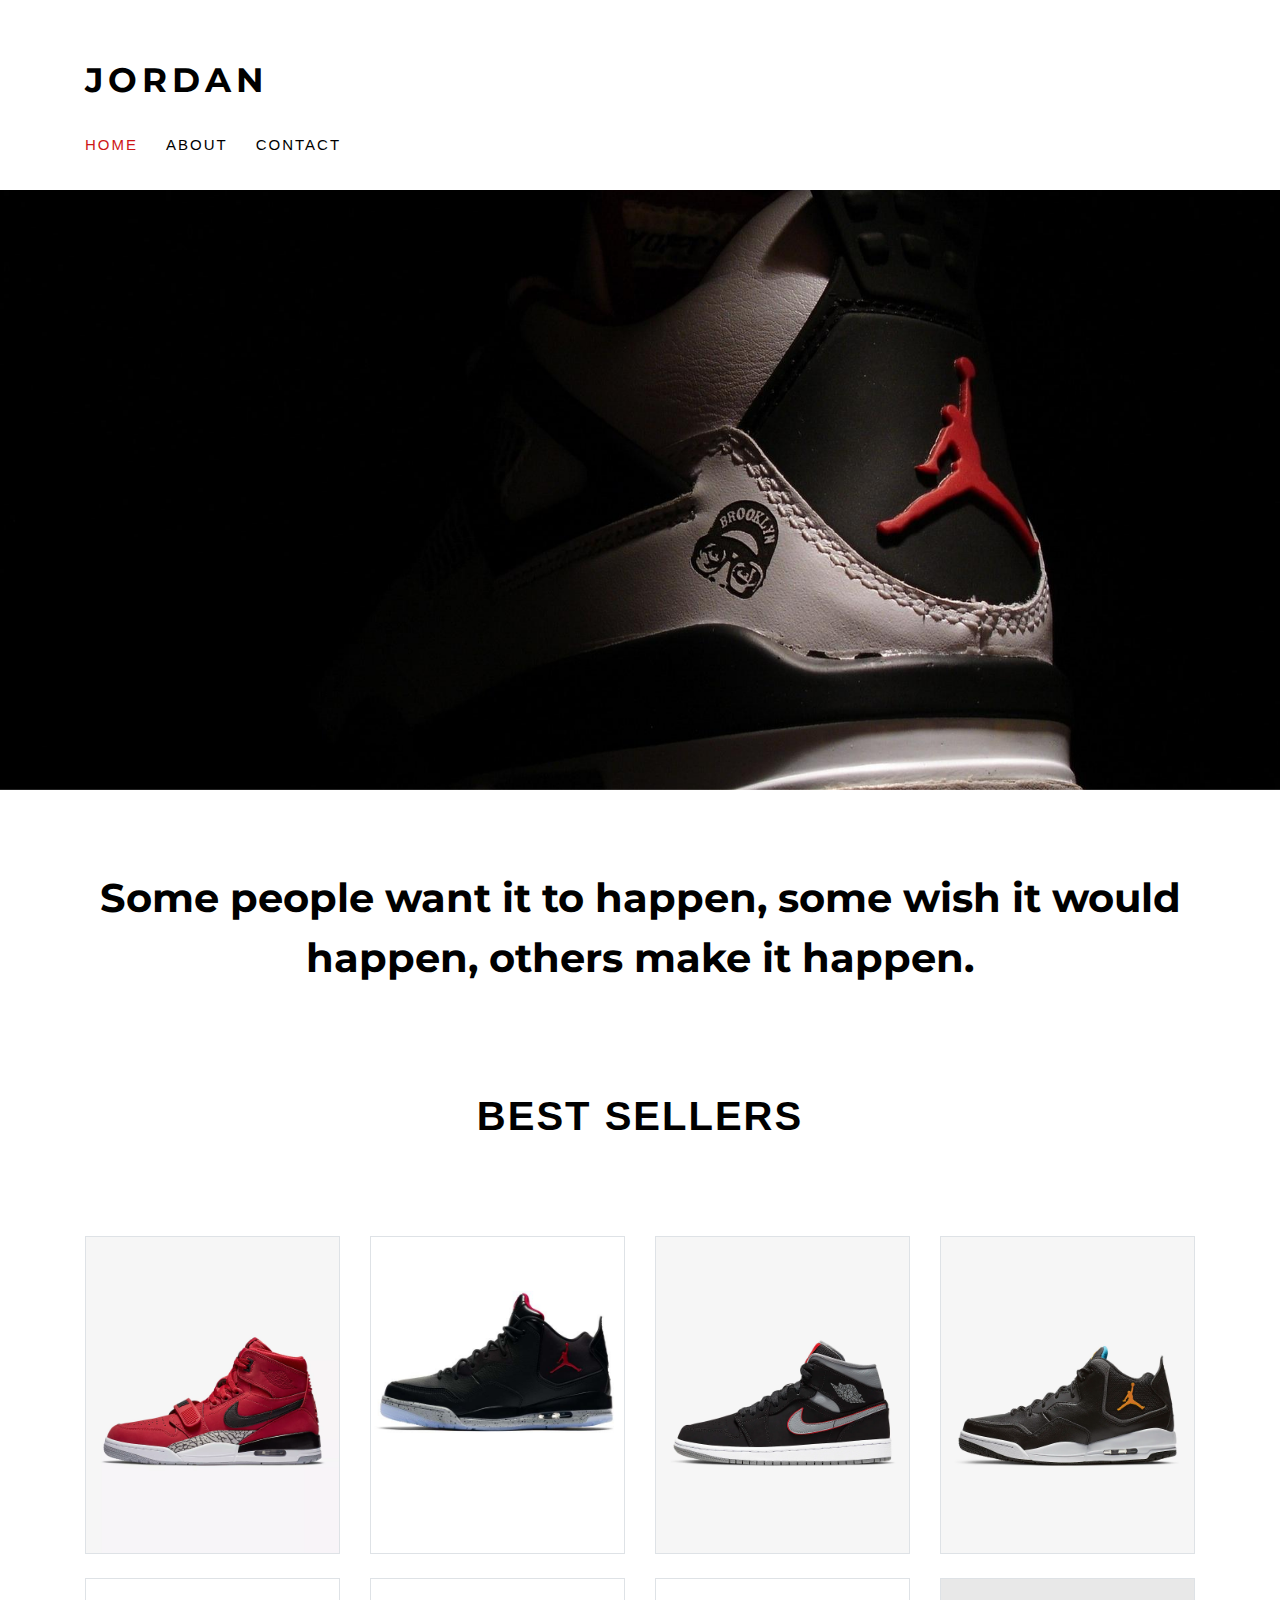
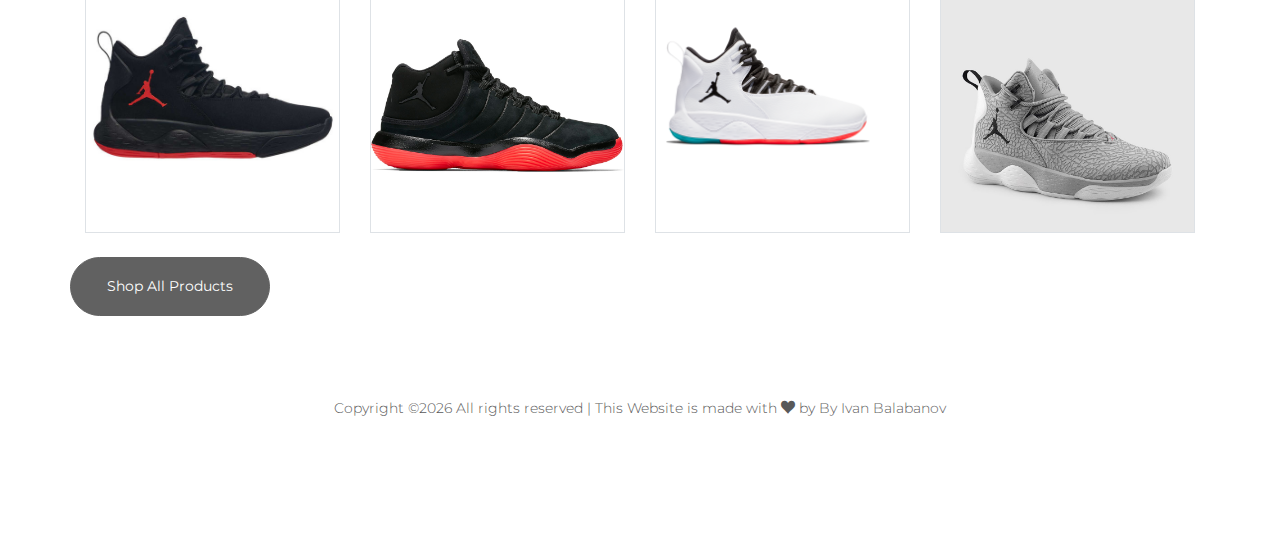
<file: index.html>
<!DOCTYPE HTML>
<html>
	<head>
	<title>Jordan Fan Site</title>
   <meta charset="utf-8">
   <meta name="viewport" content="width=device-width, initial-scale=1, shrink-to-fit=no">

	<link href="https://fonts.googleapis.com/css?family=Montserrat:300,400,500,600,700" rel="stylesheet">
	<link href="https://fonts.googleapis.com/css?family=Rokkitt:100,300,400,700" rel="stylesheet">
	
	<!-- Animate.css -->
	<link rel="stylesheet" href="css/animate.css">
	<!-- Icomoon Icon Fonts-->
	<link rel="stylesheet" href="css/icomoon.css">
	<!-- Ion Icon Fonts-->
	<link rel="stylesheet" href="css/ionicons.min.css">
	<!-- Bootstrap  -->
	<link rel="stylesheet" href="css/bootstrap.min.css">

	<!-- Magnific Popup -->
	<link rel="stylesheet" href="css/magnific-popup.css">

	<!-- Flexslider  -->
	<link rel="stylesheet" href="css/flexslider.css">

	<!-- Owl Carousel -->
	<link rel="stylesheet" href="css/owl.carousel.min.css">
	<link rel="stylesheet" href="css/owl.theme.default.min.css">
	
	<!-- Date Picker -->
	<link rel="stylesheet" href="css/bootstrap-datepicker.css">
	<!-- Flaticons  -->
	<link rel="stylesheet" href="fonts/flaticon/font/flaticon.css">

	<!-- Theme style  -->
	<link rel="stylesheet" href="css/style.css">

	</head>

	
	<body>
		
	<div class="colorlib-loader"></div>

	<div id="page">
		<nav class="colorlib-nav" role="navigation">
			<div class="top-menu">
				<div class="container">
					<div class="row">
						<div class="col-sm-7 col-md-9">
							<div id="colorlib-logo"><a href="index.html" style="color:black; letter-spacing: 5px; text-transform: uppercase">Jordan</a></div>
						</div>
						<div class="col-sm-5 col-md-3">
			         </div>
		         </div>
					<div class="row">
						<div class="col-sm-12 text-left menu-1">
							<ul>
								<li class="active" ><a href="index.html" style="font-family: Impact, Haettenschweiler, 'Arial Narrow Bold', sans-serif">Home</a></li>
								<li class="has-dropdown">
									<ul class="dropdown">
										<li><a href="product-detail.html">Product Detail</a></li>
										<li><a href="cart.html">Shopping Cart</a></li>
										<li><a href="checkout.html">Checkout</a></li>
										<li><a href="order-complete.html">Order Complete</a></li>
										<li><a href="add-to-wishlist.html">Wishlist</a></li>
									</ul>
								</li>
							
								<li><a href="about.html" style="font-family: Impact, Haettenschweiler, 'Arial Narrow Bold', sans-serif">About</a></li>
								<li><a href="contact.html" style="font-family: Impact, Haettenschweiler, 'Arial Narrow Bold', sans-serif">Contact</a></li>
							</ul>
						</div>
					</div>
				</div>
			</div>
			
		<aside id="colorlib-hero">
			<div class="flexslider">
				<ul class="slides">
			   	<li style="background-image: url(./JordanJR.jpg);">
			   		<div class="overlay"></div>
			   		<div class="container-fluid">
			   			<div class="row">
				   			<div class="col-sm-6 offset-sm-3 text-center slider-text">
				   				<div class="slider-text-inner">
				   					<div class="desc">
					   					<h1 class="head-1"></h1>
					   					<h2 class="head-2">Air</h2>
					   					<h2 class="head-3">Jordan</h2>
					   					<p class="category"><span>Collection</span></p>
					   					<p><a href="https://www.nike.com/us/en_us/c/jordan" style="font-family: Impact, Haettenschweiler, 'Arial Narrow Bold', sans-serif" class="btn btn-danger">Buy Jordan</a></p>
				   					</div>
				   				</div>
				   			</div>
				   		</div>
			   		</div>
			   	</li>
			   
		</aside>
		<div class="colorlib-intro">
			<div class="container">
				<div class="row">
					<div class="col-sm-12 text-center">
						<h2 class="intro">Some people want it to happen, some wish it would happen, others make it happen.
							</h2>
					</div>
				</div>
			</div>
		</div>
		

		<div class="colorlib-product">
			<div class="container">
				<div class="row">
					<div class="col-sm-8 offset-sm-2 text-center colorlib-heading">
						<h2 style="font-family: Impact, Haettenschweiler, 'Arial Narrow Bold', sans-serif">Best Sellers</h2>
					</div>
				</div>
				<div class="row row-pb-md">
					<div class="col-lg-3 mb-4 text-center">
						<div class="product-entry border">
							<a href="#" class="prod-img">
								<img src="images/j1.webp" class="img-fluid" alt="Free html5 bootstrap 4 template">
							</a>
						
						</div>
					</div>
					<div class="col-lg-3 mb-4 text-center">
						<div class="product-entry border">
							<a href="#" class="prod-img">
								<img src="images/j2.jpg" class="img-fluid" alt="Free html5 bootstrap 4 template">
							</a>
							
						</div>
					</div>
					<div class="col-lg-3 mb-4 text-center">
						<div class="product-entry border">
							<a href="#" class="prod-img">
								<img src="images/j10.webp" class="img-fluid" alt="Free html5 bootstrap 4 template">
							</a>
							
						</div>
					</div>
					<div class="col-lg-3 mb-4 text-center">
						<div class="product-entry border">
							<a href="#" class="prod-img">
								<img src="images/j111.webp" class="img-fluid" alt="Free html5 bootstrap 4 template">
							</a>
							
						</div>
					</div>
					<div class="w-100"></div>
					<div class="col-lg-3 mb-4 text-center">
						<div class="product-entry border">
							<a href="#" class="prod-img">
								<img src="images/j5.jpg" class="img-fluid" alt="Free html5 bootstrap 4 template">
							</a>
							
						</div>
					</div>
					<div class="col-lg-3 mb-4 text-center">
						<div class="product-entry border">
							<a href="#" class="prod-img">
								<img src="images/j112.jpg" class="img-fluid" alt="Free html5 bootstrap 4 template">
							</a>
							
						</div>
					</div>
					<div class="col-lg-3 mb-4 text-center">
						<div class="product-entry border">
							<a href="#" class="prod-img">
								<img src="images/j113.png" class="img-fluid" alt="Free html5 bootstrap 4 template">
							</a>
							
						</div>
					</div>
					<div class="col-lg-3 mb-4 text-center">
						<div class="product-entry border">
							<a href="#" class="prod-img">
								<img src="images/j114.jpg" class="img-fluid" alt="Free html5 bootstrap 4 template">
							</a>
							
						</div>
					</div>
			
	
				<div class="row">
					<div class="col-md-12 text-center">
						<p><a href="#" class="btn btn-primary btn-lg">Shop All Products</a></p>
					</div>
				</div>
			</div>
		</div>

	
		<div class="copy">
				<div class="row">
					<div class="col-sm-12 text-center">
						<p>
							<span><!-- Link back to Colorlib can't be removed. Template is licensed under CC BY 3.0. -->
Copyright &copy;<script>document.write(new Date().getFullYear());</script> All rights reserved | This Website is made with <i class="icon-heart" aria-hidden="true"></i> by <a href="https://colorlib.com" target="_blank">By Ivan Balabanov</a>
<!-- Link back to Colorlib can't be removed. Template is licensed under CC BY 3.0. --></span> 
						</p>
					</div>
				</div>
			</div>
		</footer>
	</div>

	<div class="gototop js-top">
		<a href="#" class="js-gotop"><i class="ion-ios-arrow-up"></i></a>
	</div>
	
	<!-- jQuery -->
	<script src="js/jquery.min.js"></script>
   <!-- popper -->
   <script src="js/popper.min.js"></script>
   <!-- bootstrap 4.1 -->
   <script src="js/bootstrap.min.js"></script>
   <!-- jQuery easing -->
   <script src="js/jquery.easing.1.3.js"></script>
	<!-- Waypoints -->
	<script src="js/jquery.waypoints.min.js"></script>
	<!-- Flexslider -->
	<script src="js/jquery.flexslider-min.js"></script>
	<!-- Owl carousel -->
	<script src="js/owl.carousel.min.js"></script>
	<!-- Magnific Popup -->
	<script src="js/jquery.magnific-popup.min.js"></script>
	<script src="js/magnific-popup-options.js"></script>
	<!-- Date Picker -->
	<script src="js/bootstrap-datepicker.js"></script>
	<!-- Stellar Parallax -->
	<script src="js/jquery.stellar.min.js"></script>
	<!-- Main -->
	<script src="js/main.js"></script>

	</body>
</html>
</file>
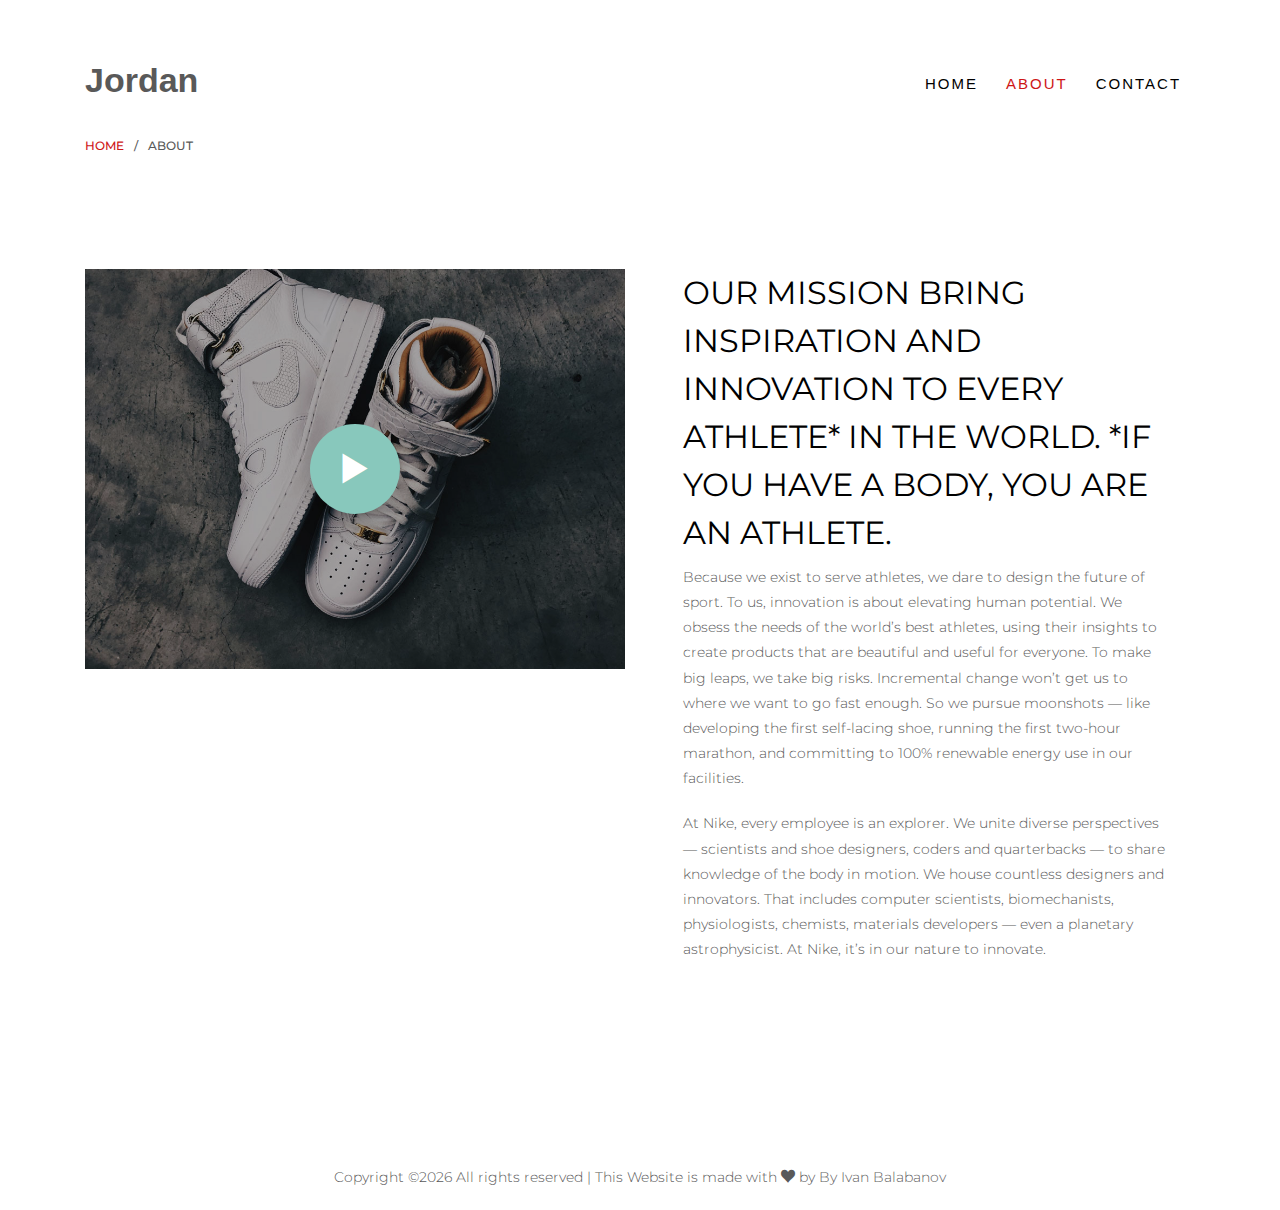
<file: about.html>
<!DOCTYPE HTML>
<html>
	<head>
	<title>Jordan Fan Site</title>
   <meta charset="utf-8">
   <meta name="viewport" content="width=device-width, initial-scale=1, shrink-to-fit=no">

	<link href="https://fonts.googleapis.com/css?family=Montserrat:300,400,500,600,700" rel="stylesheet">
	<link href="https://fonts.googleapis.com/css?family=Rokkitt:100,300,400,700" rel="stylesheet">
	
	<!-- Animate.css -->
	<link rel="stylesheet" href="css/animate.css">
	<!-- Icomoon Icon Fonts-->
	<link rel="stylesheet" href="css/icomoon.css">
	<!-- Ion Icon Fonts-->
	<link rel="stylesheet" href="css/ionicons.min.css">
	<!-- Bootstrap  -->
	<link rel="stylesheet" href="css/bootstrap.min.css">

	<!-- Magnific Popup -->
	<link rel="stylesheet" href="css/magnific-popup.css">

	<!-- Flexslider  -->
	<link rel="stylesheet" href="css/flexslider.css">

	<!-- Owl Carousel -->
	<link rel="stylesheet" href="css/owl.carousel.min.css">
	<link rel="stylesheet" href="css/owl.theme.default.min.css">
	
	<!-- Date Picker -->
	<link rel="stylesheet" href="css/bootstrap-datepicker.css">
	<!-- Flaticons  -->
	<link rel="stylesheet" href="fonts/flaticon/font/flaticon.css">

	<!-- Theme style  -->
	<link rel="stylesheet" href="css/style.css">

	</head>
	<body>
		
	<div class="colorlib-loader"></div>

	<div id="page">
		<nav class="colorlib-nav" role="navigation">
			<div class="top-menu">
				<div class="container">
					<div class="row">
						<div class="col-sm-7 col-md-9">
							<div id="colorlib-logo"><a   style="font-family: Impact, Haettenschweiler, 'Arial Narrow Bold', sans-serif"href="index.html">Jordan</a></div>
						</div>
						
					<div class="row">
						<div class="col-sm-12 text-left menu-1">
							<ul>
								<li><a  style="font-family: Impact, Haettenschweiler, 'Arial Narrow Bold', sans-serif" href="index.html">Home</a></li>
								<li class="has-dropdown">
									<ul class="dropdown">
										<li><a href="product-detail.html">Product Detail</a></li>
										<li><a href="cart.html">Shopping Cart</a></li>
										<li><a href="checkout.html">Checkout</a></li>
										<li><a href="order-complete.html">Order Complete</a></li>
										<li><a href="add-to-wishlist.html">Wishlist</a></li>
									</ul>
								</li>
								<li class="active"><a  style="font-family: Impact, Haettenschweiler, 'Arial Narrow Bold', sans-serif" href="about.html">About</a></li>
								<li><a   style="font-family: Impact, Haettenschweiler, 'Arial Narrow Bold', sans-serif" href="contact.html">Contact</a></li>
							</ul>
						</div>
					</div>
				</div>
			</div>
			
		</nav>

		<div class="breadcrumbs">
			<div class="container">
				<div class="row">
					<div class="col">
						<p class="bread"><span><a href="index.html">Home</a></span> / <span>About</span></p>
					</div>
				</div>
			</div>
		</div>


		<div class="colorlib-about">
			<div class="container">
				<div class="row row-pb-lg">
					<div class="col-sm-6 mb-3">
						<div class="video colorlib-video" style="background-image: url(images/about.jpg);">
							<a href="https://vimeo.com/195458349" class="popup-vimeo"><i class="icon-play3"></i></a>
							<div class="overlay"></div>
						</div>
					</div>
					<div class="col-sm-6">
						<div class="about-wrap">
							<h2>OUR MISSION
								BRING INSPIRATION AND INNOVATION TO EVERY ATHLETE* IN THE WORLD.
								*IF YOU HAVE A BODY, YOU ARE AN ATHLETE.
								</h2>
							<p>Because we exist to serve athletes, we dare to design the future of sport.

								To us, innovation is about elevating human potential. We obsess the needs of the world’s best athletes, using their insights to create products that are beautiful and useful for everyone.
								
								To make big leaps, we take big risks. Incremental change won’t get us to where we want to go fast enough. So we pursue moonshots — like developing the first self-lacing shoe, running the first two-hour marathon, and committing to 100% renewable energy use in our facilities.
								
								</p>
							<p>At Nike, every employee is an explorer. We unite diverse perspectives — scientists and shoe designers, coders and quarterbacks — to share knowledge of the body in motion. We house countless designers and innovators. That includes computer scientists, biomechanists, physiologists, chemists, materials developers — even a planetary astrophysicist.
								
								At Nike, it’s in our nature to innovate.</p>
						</div>
					</div>
				</div>
			</div>
		</div>

		
		<div class="copy">
				<div class="row">
					<div class="col-sm-12 text-center">
						<p>
							<span><!-- Link back to Colorlib can't be removed. Template is licensed under CC BY 3.0. -->
Copyright &copy;<script>document.write(new Date().getFullYear());</script> All rights reserved | This Website is made with <i class="icon-heart" aria-hidden="true"></i> by <a href="https://colorlib.com" target="_blank">By Ivan Balabanov</a>
<!-- Link back to Colorlib can't be removed. Template is licensed under CC BY 3.0. --></span> 
						</p>
					</div>
				</div>
			</div>
		</footer>
	</div>

	<div class="gototop js-top">
		<a href="#" class="js-gotop"><i class="ion-ios-arrow-up"></i></a>
	</div>
	
	<!-- jQuery -->
	<script src="js/jquery.min.js"></script>
   <!-- popper -->
   <script src="js/popper.min.js"></script>
   <!-- bootstrap 4.1 -->
   <script src="js/bootstrap.min.js"></script>
   <!-- jQuery easing -->
   <script src="js/jquery.easing.1.3.js"></script>
	<!-- Waypoints -->
	<script src="js/jquery.waypoints.min.js"></script>
	<!-- Flexslider -->
	<script src="js/jquery.flexslider-min.js"></script>
	<!-- Owl carousel -->
	<script src="js/owl.carousel.min.js"></script>
	<!-- Magnific Popup -->
	<script src="js/jquery.magnific-popup.min.js"></script>
	<script src="js/magnific-popup-options.js"></script>
	<!-- Date Picker -->
	<script src="js/bootstrap-datepicker.js"></script>
	<!-- Stellar Parallax -->
	<script src="js/jquery.stellar.min.js"></script>
	<!-- Main -->
	<script src="js/main.js"></script>

	</body>
</html>
</file>
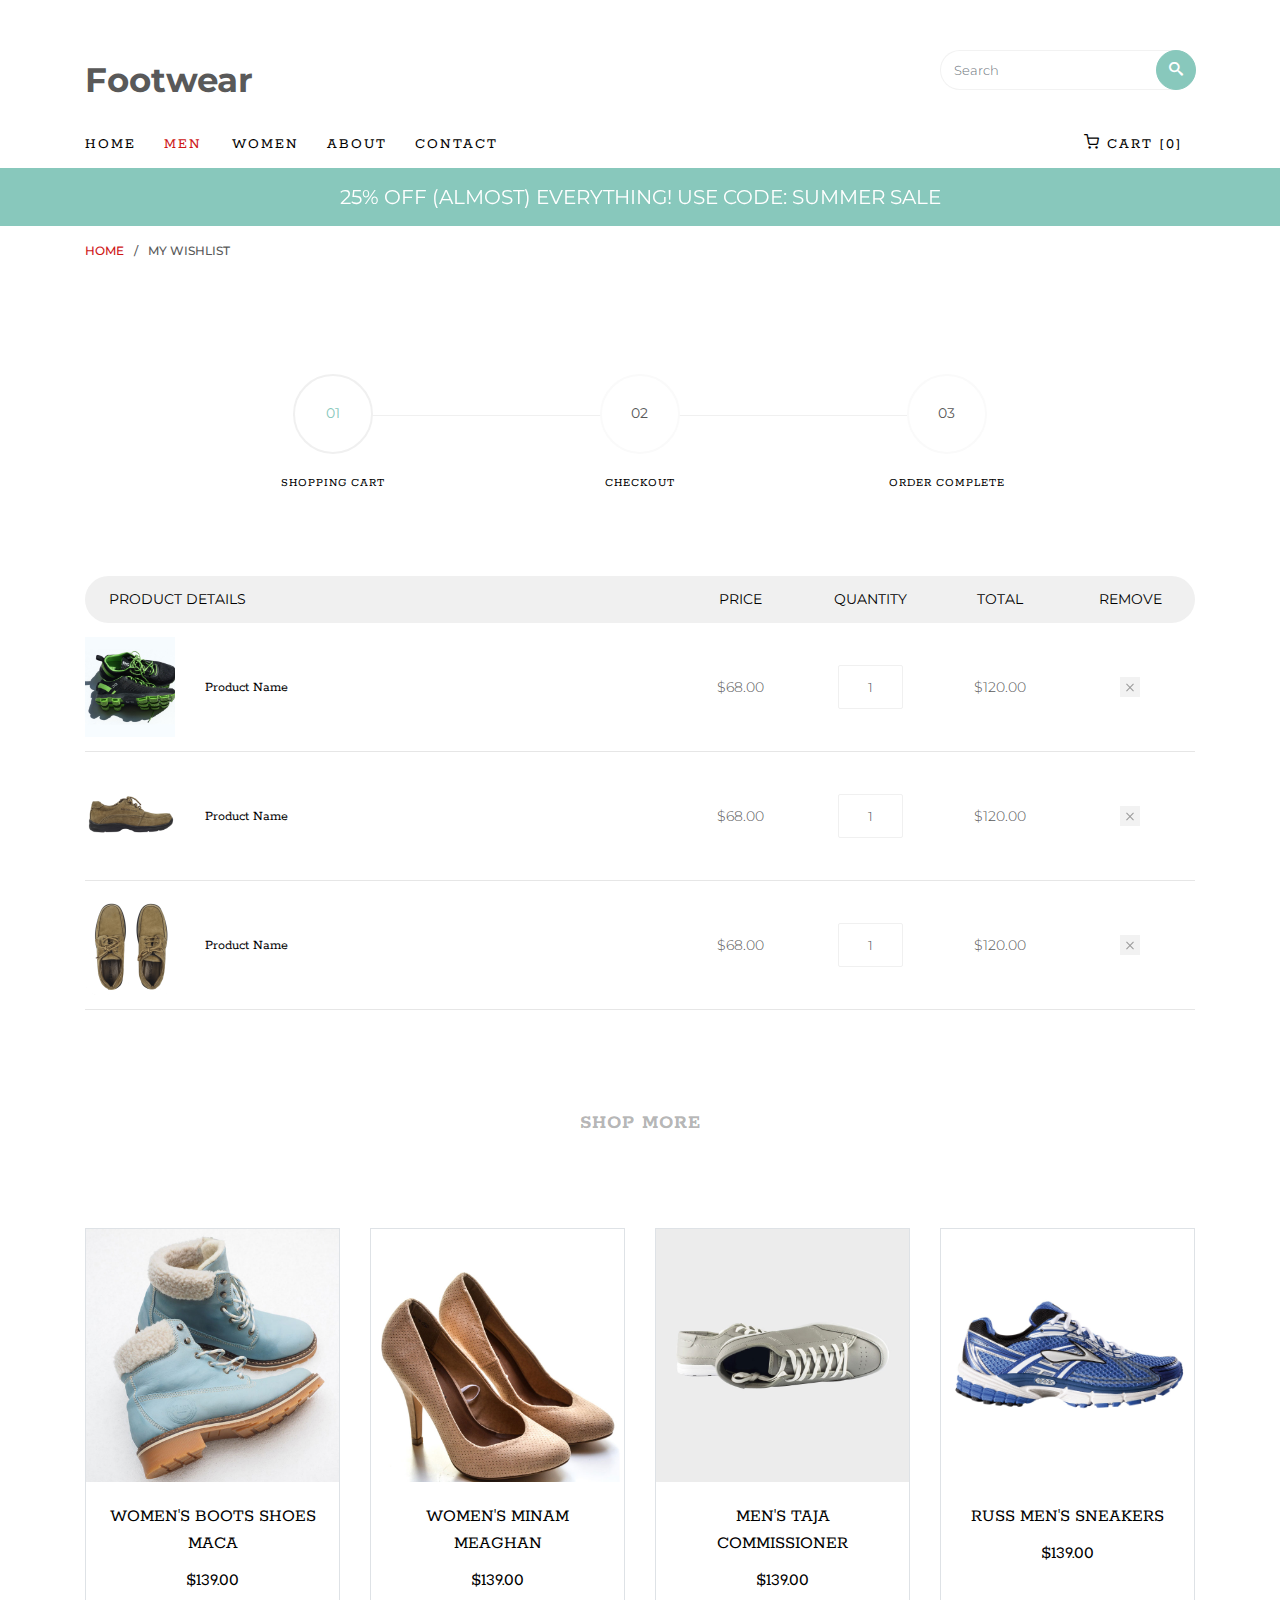
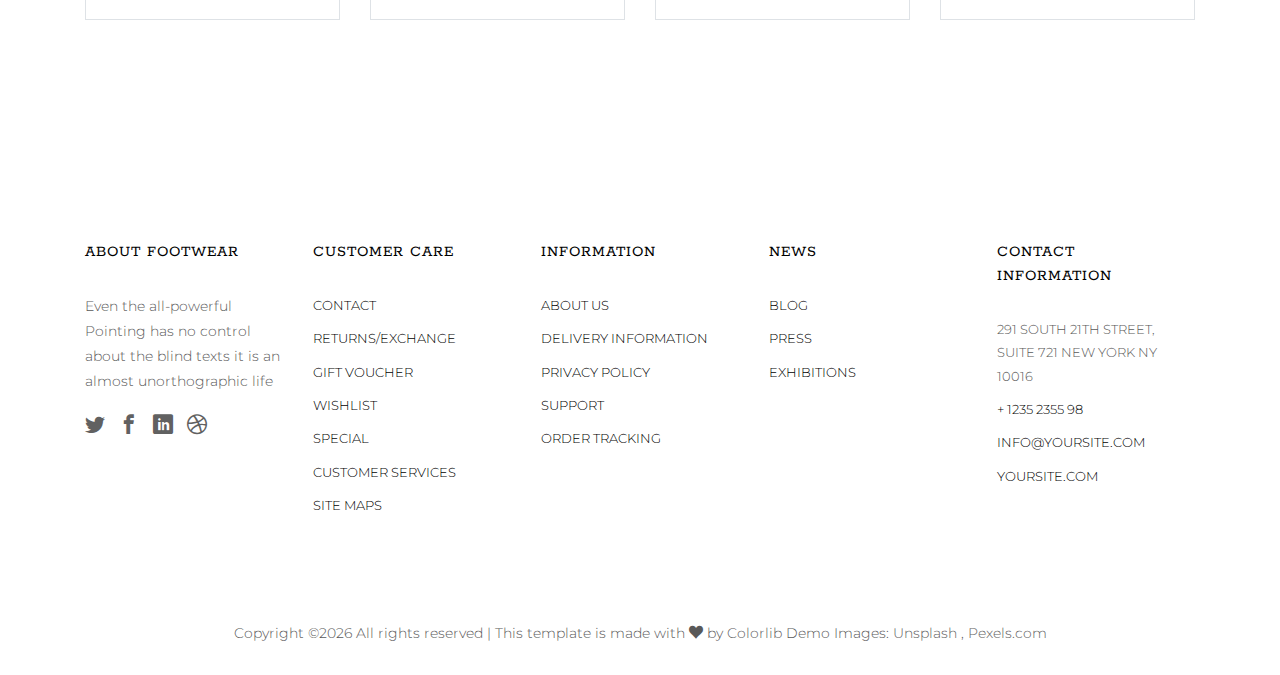
<file: add-to-wishlist.html>
<!DOCTYPE HTML>
<html>
	<head>
	<title>Footwear - Free Bootstrap 4 Template by Colorlib</title>
   <meta charset="utf-8">
   <meta name="viewport" content="width=device-width, initial-scale=1, shrink-to-fit=no">

	<link href="https://fonts.googleapis.com/css?family=Montserrat:300,400,500,600,700" rel="stylesheet">
	<link href="https://fonts.googleapis.com/css?family=Rokkitt:100,300,400,700" rel="stylesheet">
	
	<!-- Animate.css -->
	<link rel="stylesheet" href="css/animate.css">
	<!-- Icomoon Icon Fonts-->
	<link rel="stylesheet" href="css/icomoon.css">
	<!-- Ion Icon Fonts-->
	<link rel="stylesheet" href="css/ionicons.min.css">
	<!-- Bootstrap  -->
	<link rel="stylesheet" href="css/bootstrap.min.css">

	<!-- Magnific Popup -->
	<link rel="stylesheet" href="css/magnific-popup.css">

	<!-- Flexslider  -->
	<link rel="stylesheet" href="css/flexslider.css">

	<!-- Owl Carousel -->
	<link rel="stylesheet" href="css/owl.carousel.min.css">
	<link rel="stylesheet" href="css/owl.theme.default.min.css">
	
	<!-- Date Picker -->
	<link rel="stylesheet" href="css/bootstrap-datepicker.css">
	<!-- Flaticons  -->
	<link rel="stylesheet" href="fonts/flaticon/font/flaticon.css">

	<!-- Theme style  -->
	<link rel="stylesheet" href="css/style.css">

	</head>
	<body>
		
	<div class="colorlib-loader"></div>

	<div id="page">
		<nav class="colorlib-nav" role="navigation">
			<div class="top-menu">
				<div class="container">
					<div class="row">
						<div class="col-sm-7 col-md-9">
							<div id="colorlib-logo"><a href="index.html">Footwear</a></div>
						</div>
						<div class="col-sm-5 col-md-3">
			            <form action="#" class="search-wrap">
			               <div class="form-group">
			                  <input type="search" class="form-control search" placeholder="Search">
			                  <button class="btn btn-primary submit-search text-center" type="submit"><i class="icon-search"></i></button>
			               </div>
			            </form>
			         </div>
		         </div>
					<div class="row">
						<div class="col-sm-12 text-left menu-1">
							<ul>
								<li><a href="index.html">Home</a></li>
								<li class="has-dropdown active">
									<a href="men.html">Men</a>
									<ul class="dropdown">
										<li><a href="product-detail.html">Product Detail</a></li>
										<li><a href="cart.html">Shopping Cart</a></li>
										<li><a href="checkout.html">Checkout</a></li>
										<li><a href="order-complete.html">Order Complete</a></li>
										<li><a href="add-to-wishlist.html">Wishlist</a></li>
									</ul>
								</li>
								<li><a href="women.html">Women</a></li>
								<li><a href="about.html">About</a></li>
								<li><a href="contact.html">Contact</a></li>
								<li class="cart"><a href="cart.html"><i class="icon-shopping-cart"></i> Cart [0]</a></li>
							</ul>
						</div>
					</div>
				</div>
			</div>
			<div class="sale">
				<div class="container">
					<div class="row">
						<div class="col-sm-8 offset-sm-2 text-center">
							<div class="row">
								<div class="owl-carousel2">
									<div class="item">
										<div class="col">
											<h3><a href="#">25% off (Almost) Everything! Use Code: Summer Sale</a></h3>
										</div>
									</div>
									<div class="item">
										<div class="col">
											<h3><a href="#">Our biggest sale yet 50% off all summer shoes</a></h3>
										</div>
									</div>
								</div>
							</div>
						</div>
					</div>
				</div>
			</div>
		</nav>

		<div class="breadcrumbs">
			<div class="container">
				<div class="row">
					<div class="col">
						<p class="bread"><span><a href="index.html">Home</a></span> / <span>My Wishlist</span></p>
					</div>
				</div>
			</div>
		</div>


		<div class="colorlib-product">
			<div class="container">
				<div class="row row-pb-lg">
					<div class="col-md-10 offset-md-1">
						<div class="process-wrap">
							<div class="process text-center active">
								<p><span>01</span></p>
								<h3>Shopping Cart</h3>
							</div>
							<div class="process text-center">
								<p><span>02</span></p>
								<h3>Checkout</h3>
							</div>
							<div class="process text-center">
								<p><span>03</span></p>
								<h3>Order Complete</h3>
							</div>
						</div>
					</div>
				</div>
				<div class="row row-pb-lg">
					<div class="col-md-12">
						<div class="product-name d-flex">
							<div class="one-forth text-left px-4">
								<span>Product Details</span>
							</div>
							<div class="one-eight text-center">
								<span>Price</span>
							</div>
							<div class="one-eight text-center">
								<span>Quantity</span>
							</div>
							<div class="one-eight text-center">
								<span>Total</span>
							</div>
							<div class="one-eight text-center px-4">
								<span>Remove</span>
							</div>
						</div>
						<div class="product-cart d-flex">
							<div class="one-forth">
								<div class="product-img" style="background-image: url(images/item-6.jpg);">
								</div>
								<div class="display-tc">
									<h3>Product Name</h3>
								</div>
							</div>
							<div class="one-eight text-center">
								<div class="display-tc">
									<span class="price">$68.00</span>
								</div>
							</div>
							<div class="one-eight text-center">
								<div class="display-tc">
									<input type="text" id="quantity" name="quantity" class="form-control input-number text-center" value="1" min="1" max="100">
								</div>
							</div>
							<div class="one-eight text-center">
								<div class="display-tc">
									<span class="price">$120.00</span>
								</div>
							</div>
							<div class="one-eight text-center">
								<div class="display-tc">
									<a href="#" class="closed"></a>
								</div>
							</div>
						</div>
						<div class="product-cart d-flex">
							<div class="one-forth">
								<div class="product-img" style="background-image: url(images/item-7.jpg);">
								</div>
								<div class="display-tc">
									<h3>Product Name</h3>
								</div>
							</div>
							<div class="one-eight text-center">
								<div class="display-tc">
									<span class="price">$68.00</span>
								</div>
							</div>
							<div class="one-eight text-center">
								<div class="display-tc">
									<form action="#">
										<input type="text" name="quantity" class="form-control input-number text-center" value="1" min="1" max="100">
									</form>
								</div>
							</div>
							<div class="one-eight text-center">
								<div class="display-tc">
									<span class="price">$120.00</span>
								</div>
							</div>
							<div class="one-eight text-center">
								<div class="display-tc">
									<a href="#" class="closed"></a>
								</div>
							</div>
						</div>
						<div class="product-cart d-flex">
							<div class="one-forth">
								<div class="product-img" style="background-image: url(images/item-8.jpg);">
								</div>
								<div class="display-tc">
									<h3>Product Name</h3>
								</div>
							</div>
							<div class="one-eight text-center">
								<div class="display-tc">
									<span class="price">$68.00</span>
								</div>
							</div>
							<div class="one-eight text-center">
								<div class="display-tc">
									<input type="text" id="quantity" name="quantity" class="form-control input-number text-center" value="1" min="1" max="100">
								</div>
							</div>
							<div class="one-eight text-center">
								<div class="display-tc">
									<span class="price">$120.00</span>
								</div>
							</div>
							<div class="one-eight text-center">
								<div class="display-tc">
									<a href="#" class="closed"></a>
								</div>
							</div>
						</div>
					</div>
				</div>
				<div class="row">
					<div class="col-sm-8 offset-sm-2 text-center colorlib-heading colorlib-heading-sm">
						<h2>Shop more</h2>
					</div>
				</div>
				<div class="row">
					<div class="col-md-3 col-lg-3 mb-4 text-center">
						<div class="product-entry border">
							<a href="#" class="prod-img">
								<img src="images/item-1.jpg" class="img-fluid" alt="Free html5 bootstrap 4 template">
							</a>
							<div class="desc">
								<h2><a href="#">Women's Boots Shoes Maca</a></h2>
								<span class="price">$139.00</span>
							</div>
						</div>
					</div>
					<div class="col-md-3 col-lg-3 mb-4 text-center">
						<div class="product-entry border">
							<a href="#" class="prod-img">
								<img src="images/item-2.jpg" class="img-fluid" alt="Free html5 bootstrap 4 template">
							</a>
							<div class="desc">
								<h2><a href="#">Women's Minam Meaghan</a></h2>
								<span class="price">$139.00</span>
							</div>
						</div>
					</div>
					<div class="col-md-3 col-lg-3 mb-4 text-center">
						<div class="product-entry border">
							<a href="#" class="prod-img">
								<img src="images/item-3.jpg" class="img-fluid" alt="Free html5 bootstrap 4 template">
							</a>
							<div class="desc">
								<h2><a href="#">Men's Taja Commissioner</a></h2>
								<span class="price">$139.00</span>
							</div>
						</div>
					</div>
					<div class="col-md-3 col-lg-3 mb-4 text-center">
						<div class="product-entry border">
							<a href="#" class="prod-img">
								<img src="images/item-4.jpg" class="img-fluid" alt="Free html5 bootstrap 4 template">
							</a>
							<div class="desc">
								<h2><a href="#">Russ Men's Sneakers</a></h2>
								<span class="price">$139.00</span>
							</div>
						</div>
					</div>
				</div>
			</div>
		</div>

		<footer id="colorlib-footer" role="contentinfo">
			<div class="container">
				<div class="row row-pb-md">
					<div class="col footer-col colorlib-widget">
						<h4>About Footwear</h4>
						<p>Even the all-powerful Pointing has no control about the blind texts it is an almost unorthographic life</p>
						<p>
							<ul class="colorlib-social-icons">
								<li><a href="#"><i class="icon-twitter"></i></a></li>
								<li><a href="#"><i class="icon-facebook"></i></a></li>
								<li><a href="#"><i class="icon-linkedin"></i></a></li>
								<li><a href="#"><i class="icon-dribbble"></i></a></li>
							</ul>
						</p>
					</div>
					<div class="col footer-col colorlib-widget">
						<h4>Customer Care</h4>
						<p>
							<ul class="colorlib-footer-links">
								<li><a href="#">Contact</a></li>
								<li><a href="#">Returns/Exchange</a></li>
								<li><a href="#">Gift Voucher</a></li>
								<li><a href="#">Wishlist</a></li>
								<li><a href="#">Special</a></li>
								<li><a href="#">Customer Services</a></li>
								<li><a href="#">Site maps</a></li>
							</ul>
						</p>
					</div>
					<div class="col footer-col colorlib-widget">
						<h4>Information</h4>
						<p>
							<ul class="colorlib-footer-links">
								<li><a href="#">About us</a></li>
								<li><a href="#">Delivery Information</a></li>
								<li><a href="#">Privacy Policy</a></li>
								<li><a href="#">Support</a></li>
								<li><a href="#">Order Tracking</a></li>
							</ul>
						</p>
					</div>

					<div class="col footer-col">
						<h4>News</h4>
						<ul class="colorlib-footer-links">
							<li><a href="blog.html">Blog</a></li>
							<li><a href="#">Press</a></li>
							<li><a href="#">Exhibitions</a></li>
						</ul>
					</div>

					<div class="col footer-col">
						<h4>Contact Information</h4>
						<ul class="colorlib-footer-links">
							<li>291 South 21th Street, <br> Suite 721 New York NY 10016</li>
							<li><a href="tel://1234567920">+ 1235 2355 98</a></li>
							<li><a href="mailto:info@yoursite.com">info@yoursite.com</a></li>
							<li><a href="#">yoursite.com</a></li>
						</ul>
					</div>
				</div>
			</div>
			<div class="copy">
				<div class="row">
					<div class="col-sm-12 text-center">
						<p>
							<span><!-- Link back to Colorlib can't be removed. Template is licensed under CC BY 3.0. -->
Copyright &copy;<script>document.write(new Date().getFullYear());</script> All rights reserved | This template is made with <i class="icon-heart" aria-hidden="true"></i> by <a href="https://colorlib.com" target="_blank">Colorlib</a>
<!-- Link back to Colorlib can't be removed. Template is licensed under CC BY 3.0. --></span> 
							<span class="block">Demo Images: <a href="http://unsplash.co/" target="_blank">Unsplash</a> , <a href="http://pexels.com/" target="_blank">Pexels.com</a></span>
						</p>
					</div>
				</div>
			</div>
		</footer>
	</div>

	<div class="gototop js-top">
		<a href="#" class="js-gotop"><i class="ion-ios-arrow-up"></i></a>
	</div>
	
	<!-- jQuery -->
	<script src="js/jquery.min.js"></script>
   <!-- popper -->
   <script src="js/popper.min.js"></script>
   <!-- bootstrap 4.1 -->
   <script src="js/bootstrap.min.js"></script>
   <!-- jQuery easing -->
   <script src="js/jquery.easing.1.3.js"></script>
	<!-- Waypoints -->
	<script src="js/jquery.waypoints.min.js"></script>
	<!-- Flexslider -->
	<script src="js/jquery.flexslider-min.js"></script>
	<!-- Owl carousel -->
	<script src="js/owl.carousel.min.js"></script>
	<!-- Magnific Popup -->
	<script src="js/jquery.magnific-popup.min.js"></script>
	<script src="js/magnific-popup-options.js"></script>
	<!-- Date Picker -->
	<script src="js/bootstrap-datepicker.js"></script>
	<!-- Stellar Parallax -->
	<script src="js/jquery.stellar.min.js"></script>
	<!-- Main -->
	<script src="js/main.js"></script>

	</body>
</html>
</file>
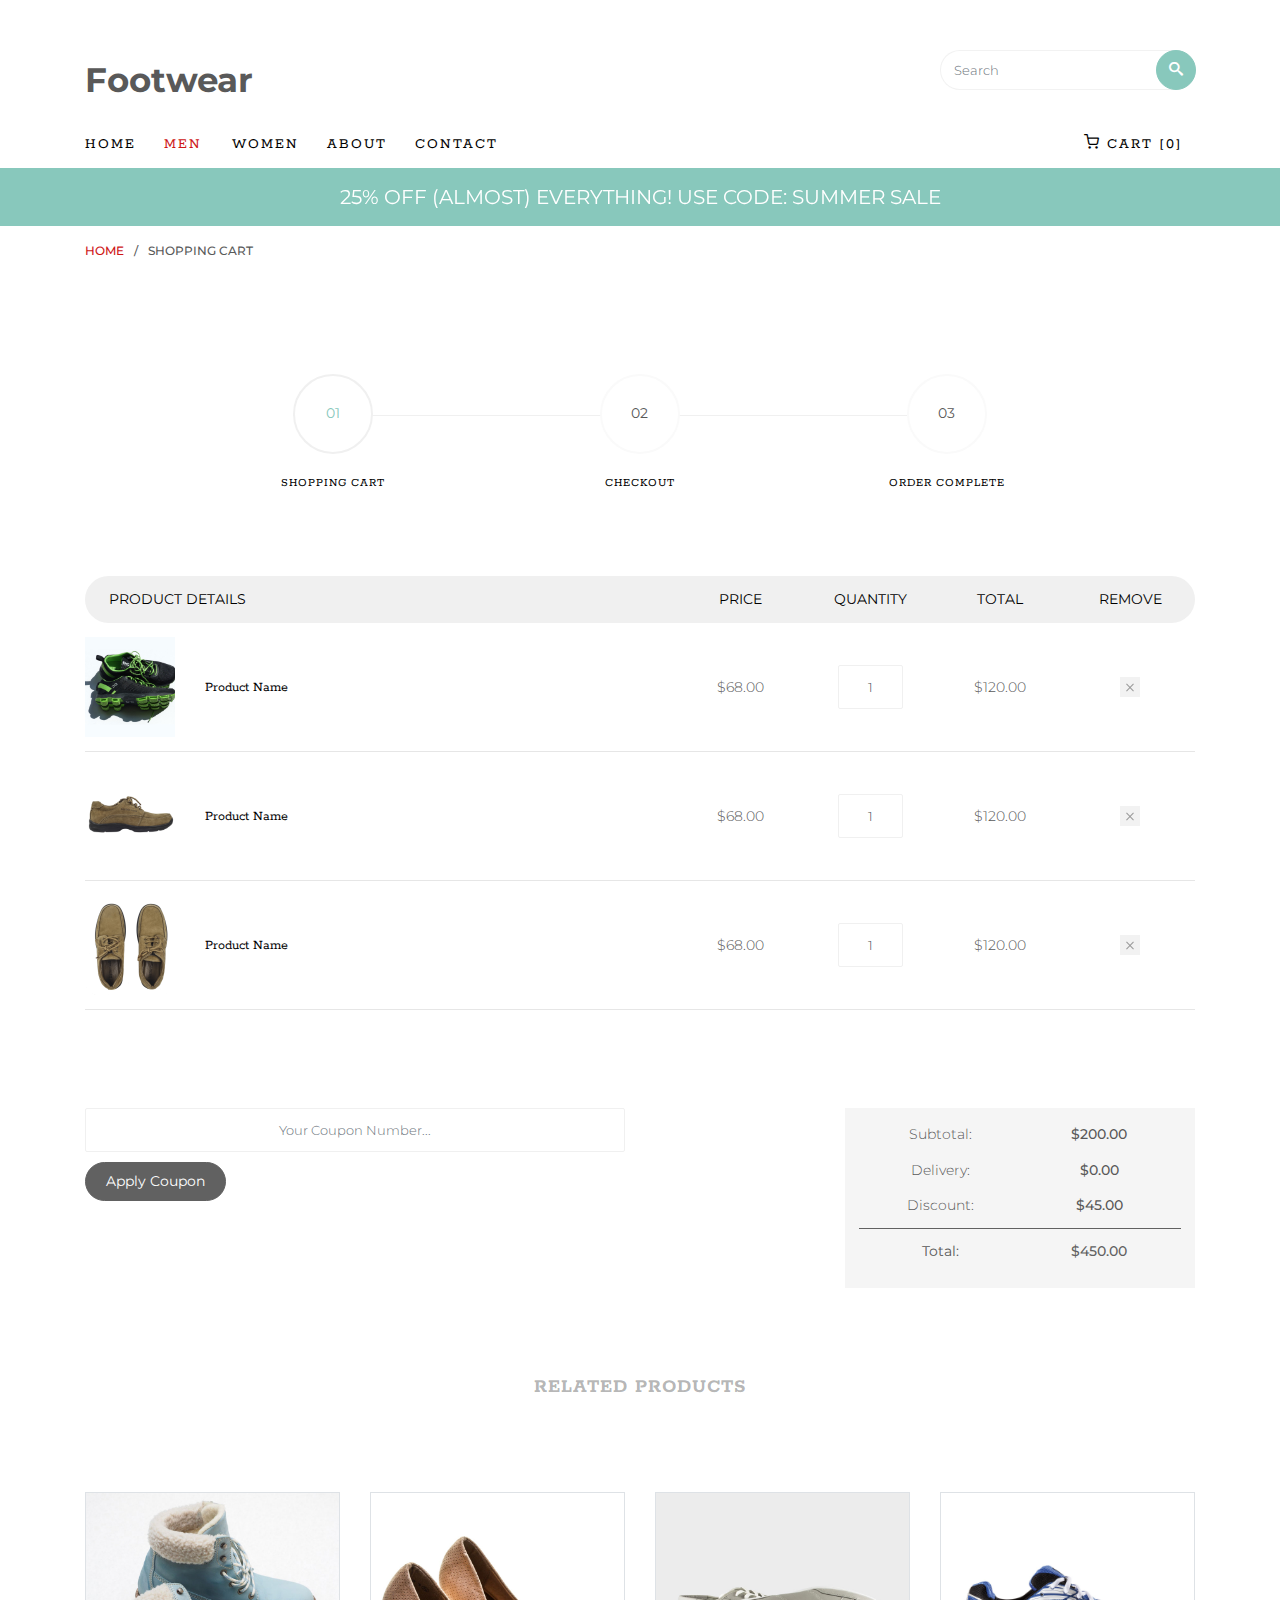
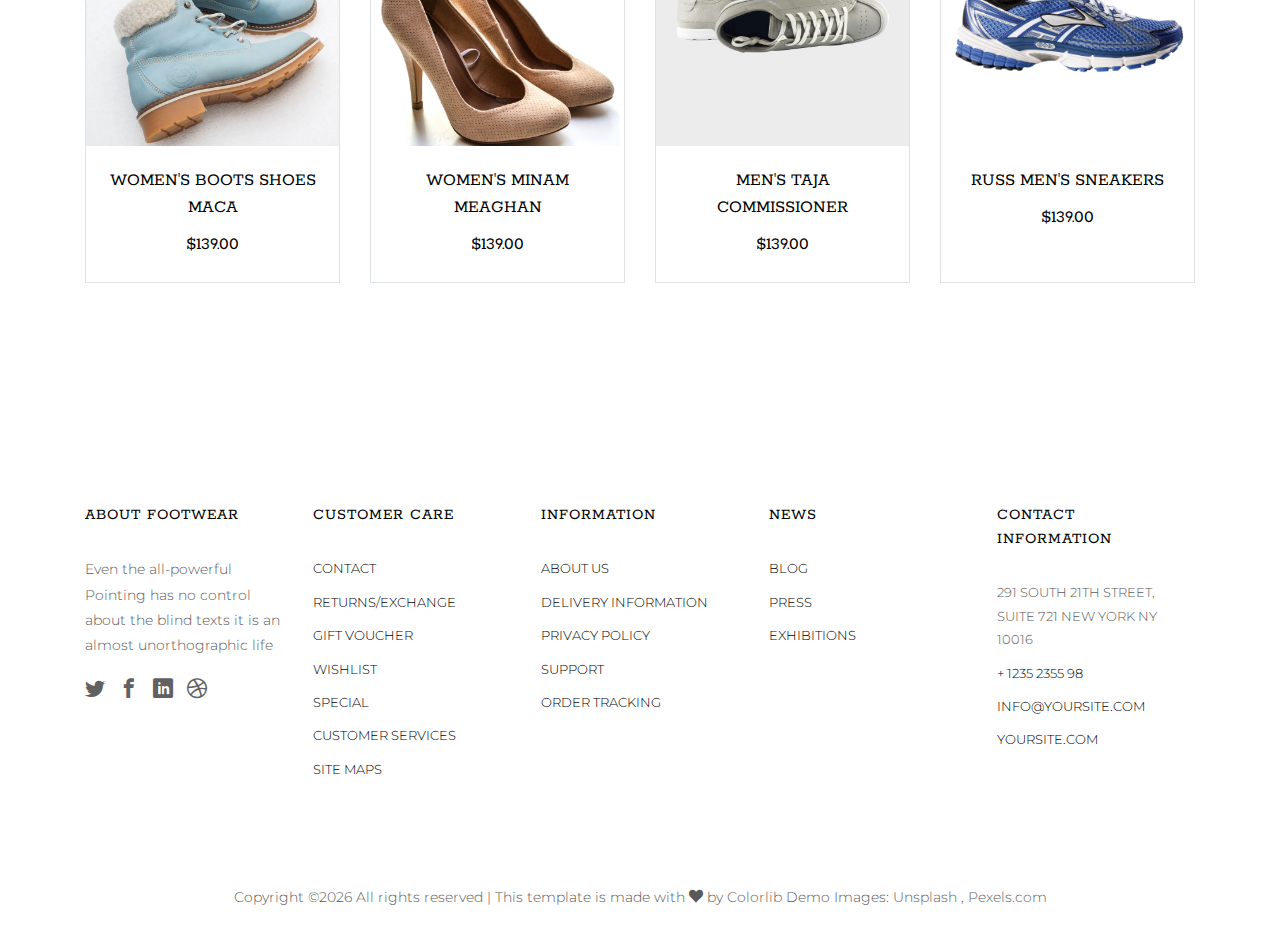
<file: cart.html>
<!DOCTYPE HTML>
<html>
	<head>
	<title>Footwear - Free Bootstrap 4 Template by Colorlib</title>
   <meta charset="utf-8">
   <meta name="viewport" content="width=device-width, initial-scale=1, shrink-to-fit=no">

	<link href="https://fonts.googleapis.com/css?family=Montserrat:300,400,500,600,700" rel="stylesheet">
	<link href="https://fonts.googleapis.com/css?family=Rokkitt:100,300,400,700" rel="stylesheet">
	
	<!-- Animate.css -->
	<link rel="stylesheet" href="css/animate.css">
	<!-- Icomoon Icon Fonts-->
	<link rel="stylesheet" href="css/icomoon.css">
	<!-- Ion Icon Fonts-->
	<link rel="stylesheet" href="css/ionicons.min.css">
	<!-- Bootstrap  -->
	<link rel="stylesheet" href="css/bootstrap.min.css">

	<!-- Magnific Popup -->
	<link rel="stylesheet" href="css/magnific-popup.css">

	<!-- Flexslider  -->
	<link rel="stylesheet" href="css/flexslider.css">

	<!-- Owl Carousel -->
	<link rel="stylesheet" href="css/owl.carousel.min.css">
	<link rel="stylesheet" href="css/owl.theme.default.min.css">
	
	<!-- Date Picker -->
	<link rel="stylesheet" href="css/bootstrap-datepicker.css">
	<!-- Flaticons  -->
	<link rel="stylesheet" href="fonts/flaticon/font/flaticon.css">

	<!-- Theme style  -->
	<link rel="stylesheet" href="css/style.css">

	</head>
	<body>
		
	<div class="colorlib-loader"></div>

	<div id="page">
		<nav class="colorlib-nav" role="navigation">
			<div class="top-menu">
				<div class="container">
					<div class="row">
						<div class="col-sm-7 col-md-9">
							<div id="colorlib-logo"><a href="index.html">Footwear</a></div>
						</div>
						<div class="col-sm-5 col-md-3">
			            <form action="#" class="search-wrap">
			               <div class="form-group">
			                  <input type="search" class="form-control search" placeholder="Search">
			                  <button class="btn btn-primary submit-search text-center" type="submit"><i class="icon-search"></i></button>
			               </div>
			            </form>
			         </div>
		         </div>
					<div class="row">
						<div class="col-sm-12 text-left menu-1">
							<ul>
								<li><a href="index.html">Home</a></li>
								<li class="has-dropdown active">
									<a href="men.html">Men</a>
									<ul class="dropdown">
										<li><a href="product-detail.html">Product Detail</a></li>
										<li><a href="cart.html">Shopping Cart</a></li>
										<li><a href="checkout.html">Checkout</a></li>
										<li><a href="order-complete.html">Order Complete</a></li>
										<li><a href="add-to-wishlist.html">Wishlist</a></li>
									</ul>
								</li>
								<li><a href="women.html">Women</a></li>
								<li><a href="about.html">About</a></li>
								<li><a href="contact.html">Contact</a></li>
								<li class="cart"><a href="cart.html"><i class="icon-shopping-cart"></i> Cart [0]</a></li>
							</ul>
						</div>
					</div>
				</div>
			</div>
			<div class="sale">
				<div class="container">
					<div class="row">
						<div class="col-sm-8 offset-sm-2 text-center">
							<div class="row">
								<div class="owl-carousel2">
									<div class="item">
										<div class="col">
											<h3><a href="#">25% off (Almost) Everything! Use Code: Summer Sale</a></h3>
										</div>
									</div>
									<div class="item">
										<div class="col">
											<h3><a href="#">Our biggest sale yet 50% off all summer shoes</a></h3>
										</div>
									</div>
								</div>
							</div>
						</div>
					</div>
				</div>
			</div>
		</nav>

		<div class="breadcrumbs">
			<div class="container">
				<div class="row">
					<div class="col">
						<p class="bread"><span><a href="index.html">Home</a></span> / <span>Shopping Cart</span></p>
					</div>
				</div>
			</div>
		</div>


		<div class="colorlib-product">
			<div class="container">
				<div class="row row-pb-lg">
					<div class="col-md-10 offset-md-1">
						<div class="process-wrap">
							<div class="process text-center active">
								<p><span>01</span></p>
								<h3>Shopping Cart</h3>
							</div>
							<div class="process text-center">
								<p><span>02</span></p>
								<h3>Checkout</h3>
							</div>
							<div class="process text-center">
								<p><span>03</span></p>
								<h3>Order Complete</h3>
							</div>
						</div>
					</div>
				</div>
				<div class="row row-pb-lg">
					<div class="col-md-12">
						<div class="product-name d-flex">
							<div class="one-forth text-left px-4">
								<span>Product Details</span>
							</div>
							<div class="one-eight text-center">
								<span>Price</span>
							</div>
							<div class="one-eight text-center">
								<span>Quantity</span>
							</div>
							<div class="one-eight text-center">
								<span>Total</span>
							</div>
							<div class="one-eight text-center px-4">
								<span>Remove</span>
							</div>
						</div>
						<div class="product-cart d-flex">
							<div class="one-forth">
								<div class="product-img" style="background-image: url(images/item-6.jpg);">
								</div>
								<div class="display-tc">
									<h3>Product Name</h3>
								</div>
							</div>
							<div class="one-eight text-center">
								<div class="display-tc">
									<span class="price">$68.00</span>
								</div>
							</div>
							<div class="one-eight text-center">
								<div class="display-tc">
									<input type="text" id="quantity" name="quantity" class="form-control input-number text-center" value="1" min="1" max="100">
								</div>
							</div>
							<div class="one-eight text-center">
								<div class="display-tc">
									<span class="price">$120.00</span>
								</div>
							</div>
							<div class="one-eight text-center">
								<div class="display-tc">
									<a href="#" class="closed"></a>
								</div>
							</div>
						</div>
						<div class="product-cart d-flex">
							<div class="one-forth">
								<div class="product-img" style="background-image: url(images/item-7.jpg);">
								</div>
								<div class="display-tc">
									<h3>Product Name</h3>
								</div>
							</div>
							<div class="one-eight text-center">
								<div class="display-tc">
									<span class="price">$68.00</span>
								</div>
							</div>
							<div class="one-eight text-center">
								<div class="display-tc">
									<form action="#">
										<input type="text" name="quantity" class="form-control input-number text-center" value="1" min="1" max="100">
									</form>
								</div>
							</div>
							<div class="one-eight text-center">
								<div class="display-tc">
									<span class="price">$120.00</span>
								</div>
							</div>
							<div class="one-eight text-center">
								<div class="display-tc">
									<a href="#" class="closed"></a>
								</div>
							</div>
						</div>
						<div class="product-cart d-flex">
							<div class="one-forth">
								<div class="product-img" style="background-image: url(images/item-8.jpg);">
								</div>
								<div class="display-tc">
									<h3>Product Name</h3>
								</div>
							</div>
							<div class="one-eight text-center">
								<div class="display-tc">
									<span class="price">$68.00</span>
								</div>
							</div>
							<div class="one-eight text-center">
								<div class="display-tc">
									<input type="text" id="quantity" name="quantity" class="form-control input-number text-center" value="1" min="1" max="100">
								</div>
							</div>
							<div class="one-eight text-center">
								<div class="display-tc">
									<span class="price">$120.00</span>
								</div>
							</div>
							<div class="one-eight text-center">
								<div class="display-tc">
									<a href="#" class="closed"></a>
								</div>
							</div>
						</div>
					</div>
				</div>
				<div class="row row-pb-lg">
					<div class="col-md-12">
						<div class="total-wrap">
							<div class="row">
								<div class="col-sm-8">
									<form action="#">
										<div class="row form-group">
											<div class="col-sm-9">
												<input type="text" name="quantity" class="form-control input-number" placeholder="Your Coupon Number...">
											</div>
											<div class="col-sm-3">
												<input type="submit" value="Apply Coupon" class="btn btn-primary">
											</div>
										</div>
									</form>
								</div>
								<div class="col-sm-4 text-center">
									<div class="total">
										<div class="sub">
											<p><span>Subtotal:</span> <span>$200.00</span></p>
											<p><span>Delivery:</span> <span>$0.00</span></p>
											<p><span>Discount:</span> <span>$45.00</span></p>
										</div>
										<div class="grand-total">
											<p><span><strong>Total:</strong></span> <span>$450.00</span></p>
										</div>
									</div>
								</div>
							</div>
						</div>
					</div>
				</div>

				<div class="row">
					<div class="col-sm-8 offset-sm-2 text-center colorlib-heading colorlib-heading-sm">
						<h2>Related Products</h2>
					</div>
				</div>
				<div class="row">
					<div class="col-md-3 col-lg-3 mb-4 text-center">
						<div class="product-entry border">
							<a href="#" class="prod-img">
								<img src="images/item-1.jpg" class="img-fluid" alt="Free html5 bootstrap 4 template">
							</a>
							<div class="desc">
								<h2><a href="#">Women's Boots Shoes Maca</a></h2>
								<span class="price">$139.00</span>
							</div>
						</div>
					</div>
					<div class="col-md-3 col-lg-3 mb-4 text-center">
						<div class="product-entry border">
							<a href="#" class="prod-img">
								<img src="images/item-2.jpg" class="img-fluid" alt="Free html5 bootstrap 4 template">
							</a>
							<div class="desc">
								<h2><a href="#">Women's Minam Meaghan</a></h2>
								<span class="price">$139.00</span>
							</div>
						</div>
					</div>
					<div class="col-md-3 col-lg-3 mb-4 text-center">
						<div class="product-entry border">
							<a href="#" class="prod-img">
								<img src="images/item-3.jpg" class="img-fluid" alt="Free html5 bootstrap 4 template">
							</a>
							<div class="desc">
								<h2><a href="#">Men's Taja Commissioner</a></h2>
								<span class="price">$139.00</span>
							</div>
						</div>
					</div>
					<div class="col-md-3 col-lg-3 mb-4 text-center">
						<div class="product-entry border">
							<a href="#" class="prod-img">
								<img src="images/item-4.jpg" class="img-fluid" alt="Free html5 bootstrap 4 template">
							</a>
							<div class="desc">
								<h2><a href="#">Russ Men's Sneakers</a></h2>
								<span class="price">$139.00</span>
							</div>
						</div>
					</div>
				</div>
			</div>
		</div>

		<footer id="colorlib-footer" role="contentinfo">
			<div class="container">
				<div class="row row-pb-md">
					<div class="col footer-col colorlib-widget">
						<h4>About Footwear</h4>
						<p>Even the all-powerful Pointing has no control about the blind texts it is an almost unorthographic life</p>
						<p>
							<ul class="colorlib-social-icons">
								<li><a href="#"><i class="icon-twitter"></i></a></li>
								<li><a href="#"><i class="icon-facebook"></i></a></li>
								<li><a href="#"><i class="icon-linkedin"></i></a></li>
								<li><a href="#"><i class="icon-dribbble"></i></a></li>
							</ul>
						</p>
					</div>
					<div class="col footer-col colorlib-widget">
						<h4>Customer Care</h4>
						<p>
							<ul class="colorlib-footer-links">
								<li><a href="#">Contact</a></li>
								<li><a href="#">Returns/Exchange</a></li>
								<li><a href="#">Gift Voucher</a></li>
								<li><a href="#">Wishlist</a></li>
								<li><a href="#">Special</a></li>
								<li><a href="#">Customer Services</a></li>
								<li><a href="#">Site maps</a></li>
							</ul>
						</p>
					</div>
					<div class="col footer-col colorlib-widget">
						<h4>Information</h4>
						<p>
							<ul class="colorlib-footer-links">
								<li><a href="#">About us</a></li>
								<li><a href="#">Delivery Information</a></li>
								<li><a href="#">Privacy Policy</a></li>
								<li><a href="#">Support</a></li>
								<li><a href="#">Order Tracking</a></li>
							</ul>
						</p>
					</div>

					<div class="col footer-col">
						<h4>News</h4>
						<ul class="colorlib-footer-links">
							<li><a href="blog.html">Blog</a></li>
							<li><a href="#">Press</a></li>
							<li><a href="#">Exhibitions</a></li>
						</ul>
					</div>

					<div class="col footer-col">
						<h4>Contact Information</h4>
						<ul class="colorlib-footer-links">
							<li>291 South 21th Street, <br> Suite 721 New York NY 10016</li>
							<li><a href="tel://1234567920">+ 1235 2355 98</a></li>
							<li><a href="mailto:info@yoursite.com">info@yoursite.com</a></li>
							<li><a href="#">yoursite.com</a></li>
						</ul>
					</div>
				</div>
			</div>
			<div class="copy">
				<div class="row">
					<div class="col-sm-12 text-center">
						<p>
							<span><!-- Link back to Colorlib can't be removed. Template is licensed under CC BY 3.0. -->
Copyright &copy;<script>document.write(new Date().getFullYear());</script> All rights reserved | This template is made with <i class="icon-heart" aria-hidden="true"></i> by <a href="https://colorlib.com" target="_blank">Colorlib</a>
<!-- Link back to Colorlib can't be removed. Template is licensed under CC BY 3.0. --></span> 
							<span class="block">Demo Images: <a href="http://unsplash.co/" target="_blank">Unsplash</a> , <a href="http://pexels.com/" target="_blank">Pexels.com</a></span>
						</p>
					</div>
				</div>
			</div>
		</footer>
	</div>

	<div class="gototop js-top">
		<a href="#" class="js-gotop"><i class="ion-ios-arrow-up"></i></a>
	</div>
	
	<!-- jQuery -->
	<script src="js/jquery.min.js"></script>
   <!-- popper -->
   <script src="js/popper.min.js"></script>
   <!-- bootstrap 4.1 -->
   <script src="js/bootstrap.min.js"></script>
   <!-- jQuery easing -->
   <script src="js/jquery.easing.1.3.js"></script>
	<!-- Waypoints -->
	<script src="js/jquery.waypoints.min.js"></script>
	<!-- Flexslider -->
	<script src="js/jquery.flexslider-min.js"></script>
	<!-- Owl carousel -->
	<script src="js/owl.carousel.min.js"></script>
	<!-- Magnific Popup -->
	<script src="js/jquery.magnific-popup.min.js"></script>
	<script src="js/magnific-popup-options.js"></script>
	<!-- Date Picker -->
	<script src="js/bootstrap-datepicker.js"></script>
	<!-- Stellar Parallax -->
	<script src="js/jquery.stellar.min.js"></script>
	<!-- Main -->
	<script src="js/main.js"></script>

	</body>
</html>
</file>
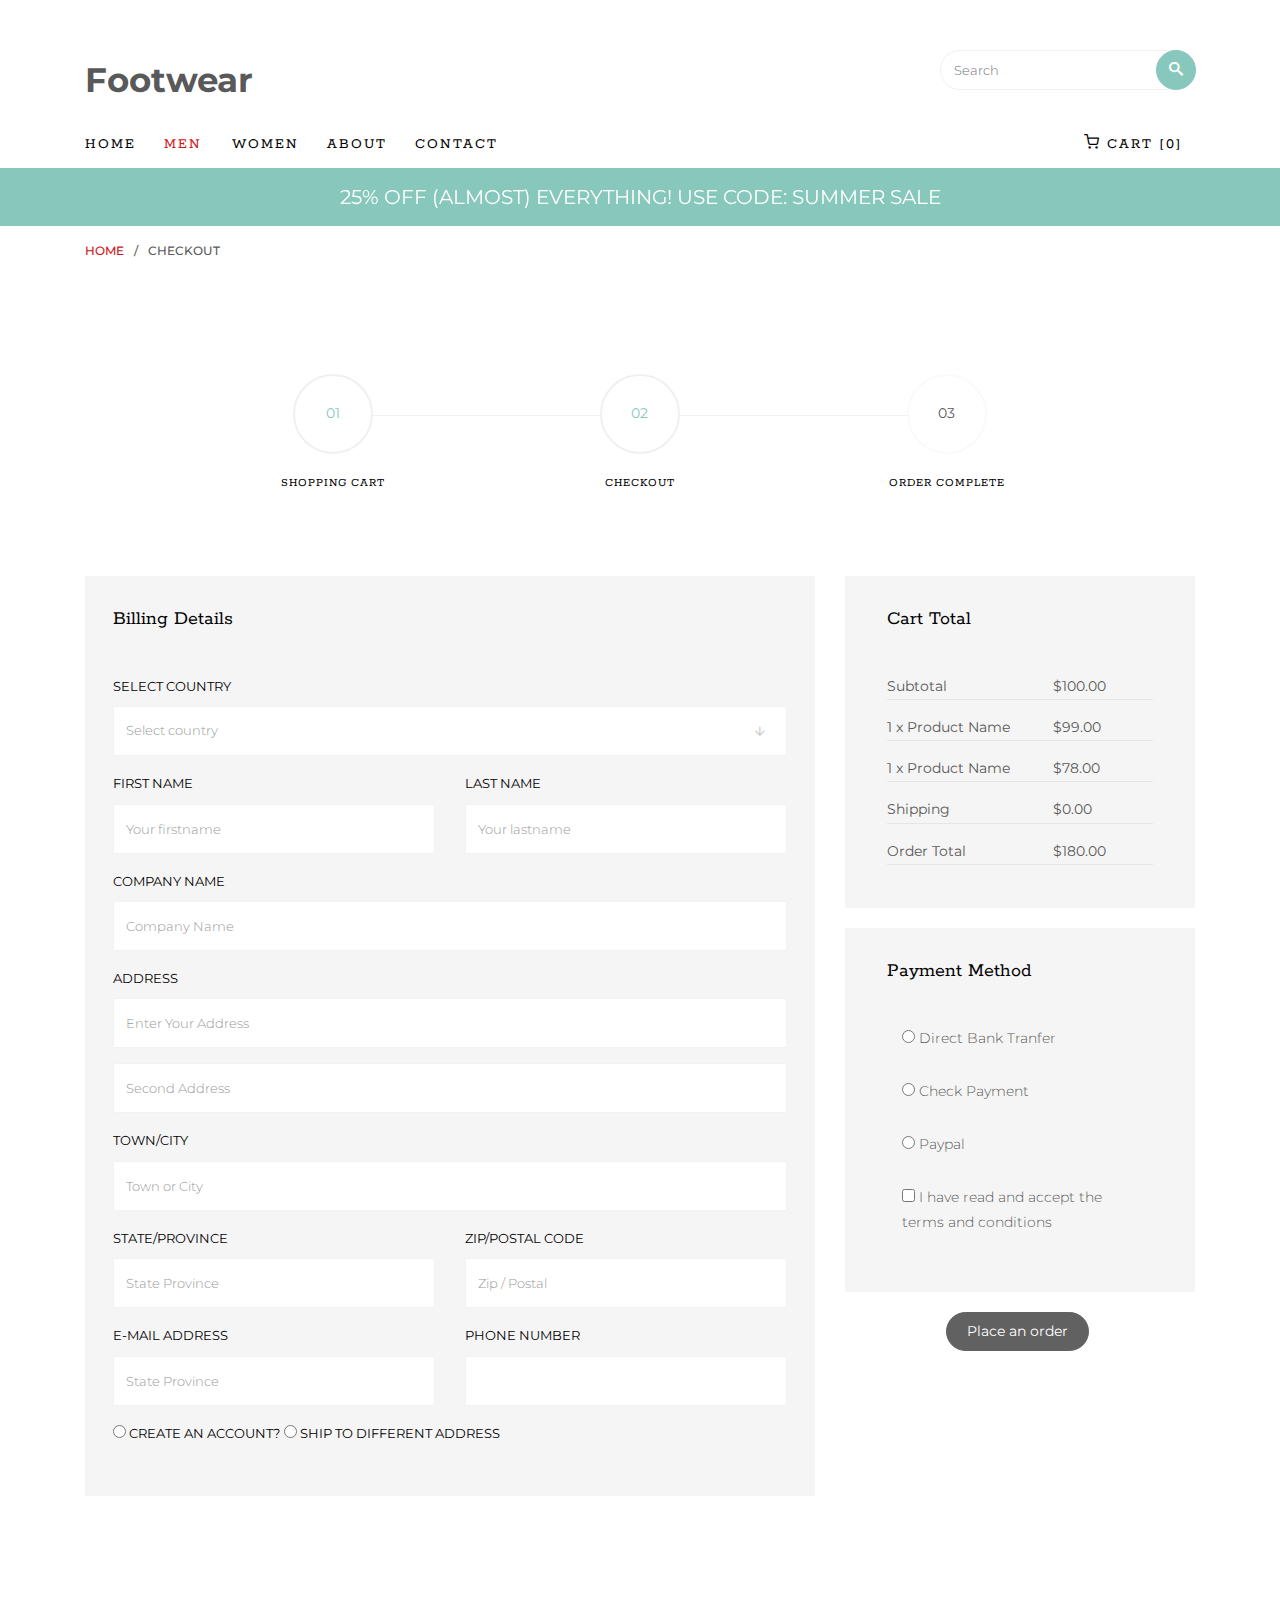
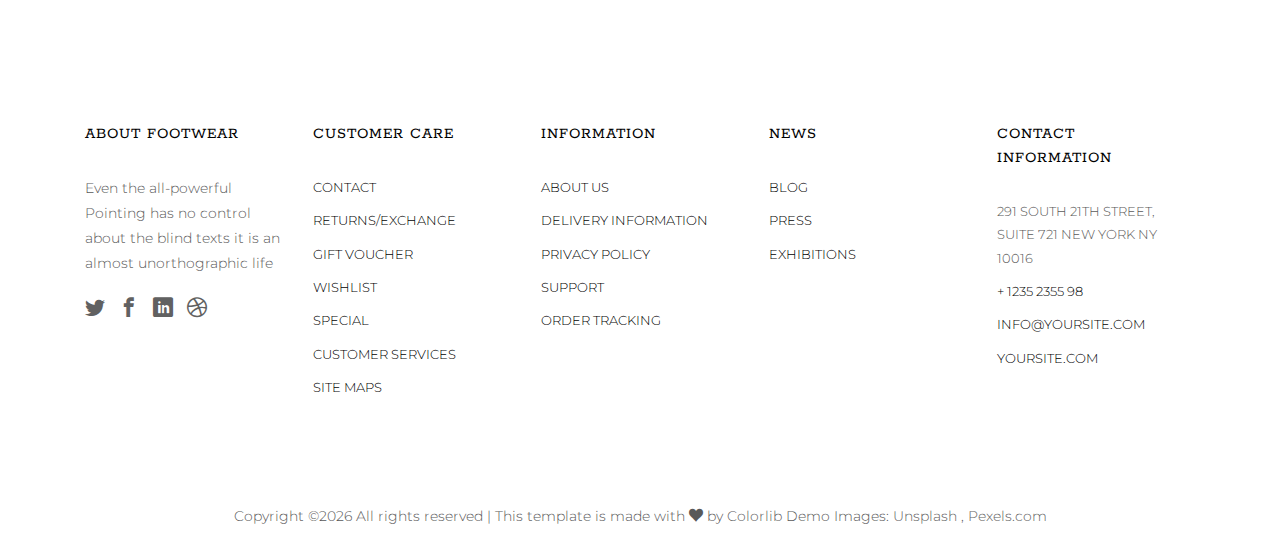
<file: checkout.html>
<!DOCTYPE HTML>
<html>
	<head>
	<title>Footwear - Free Bootstrap 4 Template by Colorlib</title>
   <meta charset="utf-8">
   <meta name="viewport" content="width=device-width, initial-scale=1, shrink-to-fit=no">

	<link href="https://fonts.googleapis.com/css?family=Montserrat:300,400,500,600,700" rel="stylesheet">
	<link href="https://fonts.googleapis.com/css?family=Rokkitt:100,300,400,700" rel="stylesheet">
	
	<!-- Animate.css -->
	<link rel="stylesheet" href="css/animate.css">
	<!-- Icomoon Icon Fonts-->
	<link rel="stylesheet" href="css/icomoon.css">
	<!-- Ion Icon Fonts-->
	<link rel="stylesheet" href="css/ionicons.min.css">
	<!-- Bootstrap  -->
	<link rel="stylesheet" href="css/bootstrap.min.css">

	<!-- Magnific Popup -->
	<link rel="stylesheet" href="css/magnific-popup.css">

	<!-- Flexslider  -->
	<link rel="stylesheet" href="css/flexslider.css">

	<!-- Owl Carousel -->
	<link rel="stylesheet" href="css/owl.carousel.min.css">
	<link rel="stylesheet" href="css/owl.theme.default.min.css">
	
	<!-- Date Picker -->
	<link rel="stylesheet" href="css/bootstrap-datepicker.css">
	<!-- Flaticons  -->
	<link rel="stylesheet" href="fonts/flaticon/font/flaticon.css">

	<!-- Theme style  -->
	<link rel="stylesheet" href="css/style.css">

	</head>
	<body>
		
	<div class="colorlib-loader"></div>

	<div id="page">
		<nav class="colorlib-nav" role="navigation">
			<div class="top-menu">
				<div class="container">
					<div class="row">
						<div class="col-sm-7 col-md-9">
							<div id="colorlib-logo"><a href="index.html">Footwear</a></div>
						</div>
						<div class="col-sm-5 col-md-3">
			            <form action="#" class="search-wrap">
			               <div class="form-group">
			                  <input type="search" class="form-control search" placeholder="Search">
			                  <button class="btn btn-primary submit-search text-center" type="submit"><i class="icon-search"></i></button>
			               </div>
			            </form>
			         </div>
		         </div>
					<div class="row">
						<div class="col-sm-12 text-left menu-1">
							<ul>
								<li><a href="index.html">Home</a></li>
								<li class="has-dropdown active">
									<a href="men.html">Men</a>
									<ul class="dropdown">
										<li><a href="product-detail.html">Product Detail</a></li>
										<li><a href="cart.html">Shopping Cart</a></li>
										<li><a href="checkout.html">Checkout</a></li>
										<li><a href="order-complete.html">Order Complete</a></li>
										<li><a href="add-to-wishlist.html">Wishlist</a></li>
									</ul>
								</li>
								<li><a href="women.html">Women</a></li>
								<li><a href="about.html">About</a></li>
								<li><a href="contact.html">Contact</a></li>
								<li class="cart"><a href="cart.html"><i class="icon-shopping-cart"></i> Cart [0]</a></li>
							</ul>
						</div>
					</div>
				</div>
			</div>
			<div class="sale">
				<div class="container">
					<div class="row">
						<div class="col-sm-8 offset-sm-2 text-center">
							<div class="row">
								<div class="owl-carousel2">
									<div class="item">
										<div class="col">
											<h3><a href="#">25% off (Almost) Everything! Use Code: Summer Sale</a></h3>
										</div>
									</div>
									<div class="item">
										<div class="col">
											<h3><a href="#">Our biggest sale yet 50% off all summer shoes</a></h3>
										</div>
									</div>
								</div>
							</div>
						</div>
					</div>
				</div>
			</div>
		</nav>

		<div class="breadcrumbs">
			<div class="container">
				<div class="row">
					<div class="col">
						<p class="bread"><span><a href="index.html">Home</a></span> / <span>Checkout</span></p>
					</div>
				</div>
			</div>
		</div>


		<div class="colorlib-product">
			<div class="container">
				<div class="row row-pb-lg">
					<div class="col-sm-10 offset-md-1">
						<div class="process-wrap">
							<div class="process text-center active">
								<p><span>01</span></p>
								<h3>Shopping Cart</h3>
							</div>
							<div class="process text-center active">
								<p><span>02</span></p>
								<h3>Checkout</h3>
							</div>
							<div class="process text-center">
								<p><span>03</span></p>
								<h3>Order Complete</h3>
							</div>
						</div>
					</div>
				</div>
				<div class="row">
					<div class="col-lg-8">
						<form method="post" class="colorlib-form">
							<h2>Billing Details</h2>
		              	<div class="row">
			               <div class="col-md-12">
			                  <div class="form-group">
			                  	<label for="country">Select Country</label>
			                     <div class="form-field">
			                     	<i class="icon icon-arrow-down3"></i>
			                        <select name="people" id="people" class="form-control">
				                      	<option value="#">Select country</option>
				                        <option value="#">Alaska</option>
				                        <option value="#">China</option>
				                        <option value="#">Japan</option>
				                        <option value="#">Korea</option>
				                        <option value="#">Philippines</option>
			                        </select>
			                     </div>
			                  </div>
			               </div>

								<div class="col-md-6">
									<div class="form-group">
										<label for="fname">First Name</label>
										<input type="text" id="fname" class="form-control" placeholder="Your firstname">
									</div>
								</div>
								<div class="col-md-6">
									<div class="form-group">
										<label for="lname">Last Name</label>
										<input type="text" id="lname" class="form-control" placeholder="Your lastname">
									</div>
								</div>

								<div class="col-md-12">
									<div class="form-group">
										<label for="companyname">Company Name</label>
			                    	<input type="text" id="companyname" class="form-control" placeholder="Company Name">
			                  </div>
			               </div>

			               <div class="col-md-12">
									<div class="form-group">
										<label for="fname">Address</label>
			                    	<input type="text" id="address" class="form-control" placeholder="Enter Your Address">
			                  </div>
			                  <div class="form-group">
			                    	<input type="text" id="address2" class="form-control" placeholder="Second Address">
			                  </div>
			               </div>
			            
			               <div class="col-md-12">
									<div class="form-group">
										<label for="companyname">Town/City</label>
			                    	<input type="text" id="towncity" class="form-control" placeholder="Town or City">
			                  </div>
			               </div>
			            
								<div class="col-md-6">
									<div class="form-group">
										<label for="stateprovince">State/Province</label>
										<input type="text" id="fname" class="form-control" placeholder="State Province">
									</div>
								</div>
								<div class="col-md-6">
									<div class="form-group">
										<label for="lname">Zip/Postal Code</label>
										<input type="text" id="zippostalcode" class="form-control" placeholder="Zip / Postal">
									</div>
								</div>
							
								<div class="col-md-6">
									<div class="form-group">
										<label for="email">E-mail Address</label>
										<input type="text" id="email" class="form-control" placeholder="State Province">
									</div>
								</div>
								<div class="col-md-6">
									<div class="form-group">
										<label for="Phone">Phone Number</label>
										<input type="text" id="zippostalcode" class="form-control" placeholder="">
									</div>
								</div>

								<div class="col-md-12">
									<div class="form-group">
										<div class="radio">
										  <label><input type="radio" name="optradio"> Create an Account? </label>
										  <label><input type="radio" name="optradio"> Ship to different address</label>
										</div>
									</div>
								</div>
		               </div>
		            </form>
					</div>

					<div class="col-lg-4">
						<div class="row">
							<div class="col-md-12">
								<div class="cart-detail">
									<h2>Cart Total</h2>
									<ul>
										<li>
											<span>Subtotal</span> <span>$100.00</span>
											<ul>
												<li><span>1 x Product Name</span> <span>$99.00</span></li>
												<li><span>1 x Product Name</span> <span>$78.00</span></li>
											</ul>
										</li>
										<li><span>Shipping</span> <span>$0.00</span></li>
										<li><span>Order Total</span> <span>$180.00</span></li>
									</ul>
								</div>
						   </div>

						   <div class="w-100"></div>

						   <div class="col-md-12">
								<div class="cart-detail">
									<h2>Payment Method</h2>
									<div class="form-group">
										<div class="col-md-12">
											<div class="radio">
											   <label><input type="radio" name="optradio"> Direct Bank Tranfer</label>
											</div>
										</div>
									</div>
									<div class="form-group">
										<div class="col-md-12">
											<div class="radio">
											   <label><input type="radio" name="optradio"> Check Payment</label>
											</div>
										</div>
									</div>
									<div class="form-group">
										<div class="col-md-12">
											<div class="radio">
											   <label><input type="radio" name="optradio"> Paypal</label>
											</div>
										</div>
									</div>
									<div class="form-group">
										<div class="col-md-12">
											<div class="checkbox">
											   <label><input type="checkbox" value=""> I have read and accept the terms and conditions</label>
											</div>
										</div>
									</div>
								</div>
							</div>
						</div>
						<div class="row">
							<div class="col-md-12 text-center">
								<p><a href="#" class="btn btn-primary">Place an order</a></p>
							</div>
						</div>
					</div>
				</div>
			</div>
		</div>

		<footer id="colorlib-footer" role="contentinfo">
			<div class="container">
				<div class="row row-pb-md">
					<div class="col footer-col colorlib-widget">
						<h4>About Footwear</h4>
						<p>Even the all-powerful Pointing has no control about the blind texts it is an almost unorthographic life</p>
						<p>
							<ul class="colorlib-social-icons">
								<li><a href="#"><i class="icon-twitter"></i></a></li>
								<li><a href="#"><i class="icon-facebook"></i></a></li>
								<li><a href="#"><i class="icon-linkedin"></i></a></li>
								<li><a href="#"><i class="icon-dribbble"></i></a></li>
							</ul>
						</p>
					</div>
					<div class="col footer-col colorlib-widget">
						<h4>Customer Care</h4>
						<p>
							<ul class="colorlib-footer-links">
								<li><a href="#">Contact</a></li>
								<li><a href="#">Returns/Exchange</a></li>
								<li><a href="#">Gift Voucher</a></li>
								<li><a href="#">Wishlist</a></li>
								<li><a href="#">Special</a></li>
								<li><a href="#">Customer Services</a></li>
								<li><a href="#">Site maps</a></li>
							</ul>
						</p>
					</div>
					<div class="col footer-col colorlib-widget">
						<h4>Information</h4>
						<p>
							<ul class="colorlib-footer-links">
								<li><a href="#">About us</a></li>
								<li><a href="#">Delivery Information</a></li>
								<li><a href="#">Privacy Policy</a></li>
								<li><a href="#">Support</a></li>
								<li><a href="#">Order Tracking</a></li>
							</ul>
						</p>
					</div>

					<div class="col footer-col">
						<h4>News</h4>
						<ul class="colorlib-footer-links">
							<li><a href="blog.html">Blog</a></li>
							<li><a href="#">Press</a></li>
							<li><a href="#">Exhibitions</a></li>
						</ul>
					</div>

					<div class="col footer-col">
						<h4>Contact Information</h4>
						<ul class="colorlib-footer-links">
							<li>291 South 21th Street, <br> Suite 721 New York NY 10016</li>
							<li><a href="tel://1234567920">+ 1235 2355 98</a></li>
							<li><a href="mailto:info@yoursite.com">info@yoursite.com</a></li>
							<li><a href="#">yoursite.com</a></li>
						</ul>
					</div>
				</div>
			</div>
			<div class="copy">
				<div class="row">
					<div class="col-sm-12 text-center">
						<p>
							<span><!-- Link back to Colorlib can't be removed. Template is licensed under CC BY 3.0. -->
Copyright &copy;<script>document.write(new Date().getFullYear());</script> All rights reserved | This template is made with <i class="icon-heart" aria-hidden="true"></i> by <a href="https://colorlib.com" target="_blank">Colorlib</a>
<!-- Link back to Colorlib can't be removed. Template is licensed under CC BY 3.0. --></span> 
							<span class="block">Demo Images: <a href="http://unsplash.co/" target="_blank">Unsplash</a> , <a href="http://pexels.com/" target="_blank">Pexels.com</a></span>
						</p>
					</div>
				</div>
			</div>
		</footer>
	</div>

	<div class="gototop js-top">
		<a href="#" class="js-gotop"><i class="ion-ios-arrow-up"></i></a>
	</div>
	
	<!-- jQuery -->
	<script src="js/jquery.min.js"></script>
   <!-- popper -->
   <script src="js/popper.min.js"></script>
   <!-- bootstrap 4.1 -->
   <script src="js/bootstrap.min.js"></script>
   <!-- jQuery easing -->
   <script src="js/jquery.easing.1.3.js"></script>
	<!-- Waypoints -->
	<script src="js/jquery.waypoints.min.js"></script>
	<!-- Flexslider -->
	<script src="js/jquery.flexslider-min.js"></script>
	<!-- Owl carousel -->
	<script src="js/owl.carousel.min.js"></script>
	<!-- Magnific Popup -->
	<script src="js/jquery.magnific-popup.min.js"></script>
	<script src="js/magnific-popup-options.js"></script>
	<!-- Date Picker -->
	<script src="js/bootstrap-datepicker.js"></script>
	<!-- Stellar Parallax -->
	<script src="js/jquery.stellar.min.js"></script>
	<!-- Main -->
	<script src="js/main.js"></script>

	</body>
</html>
</file>
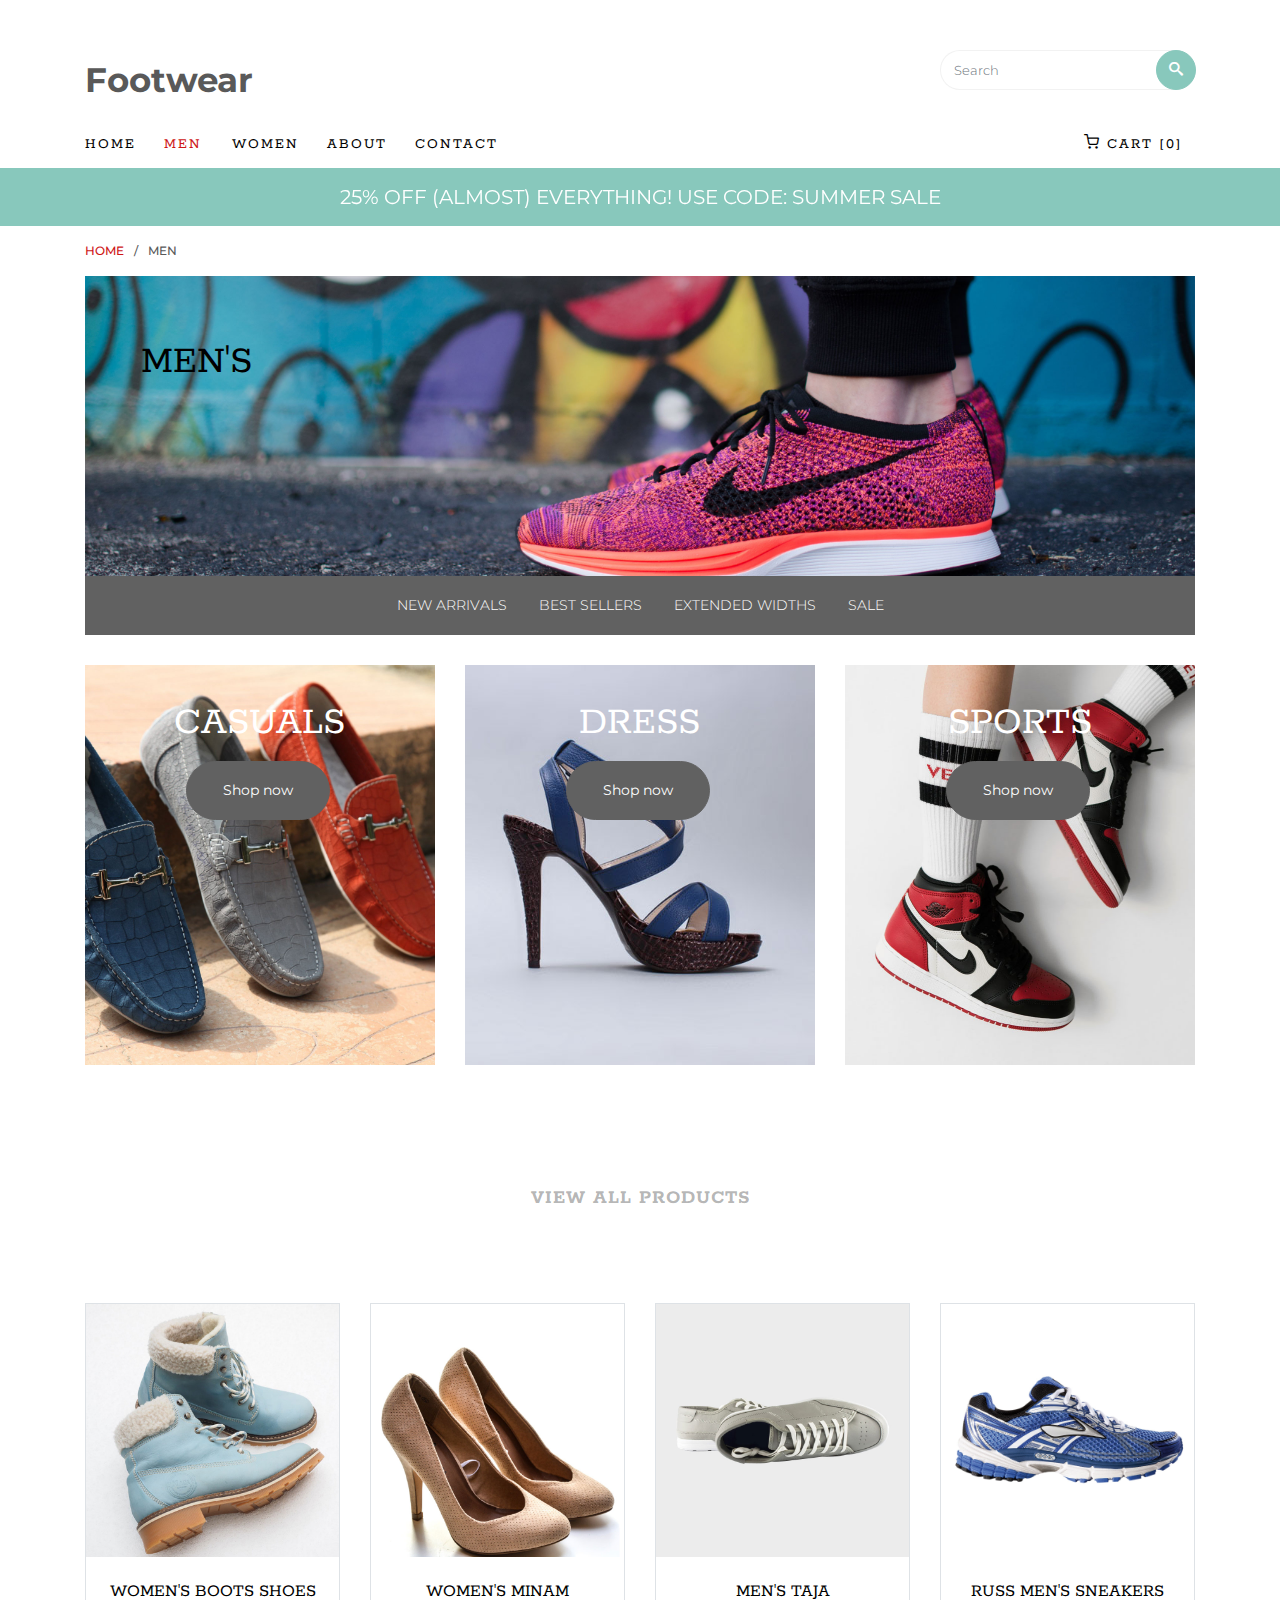
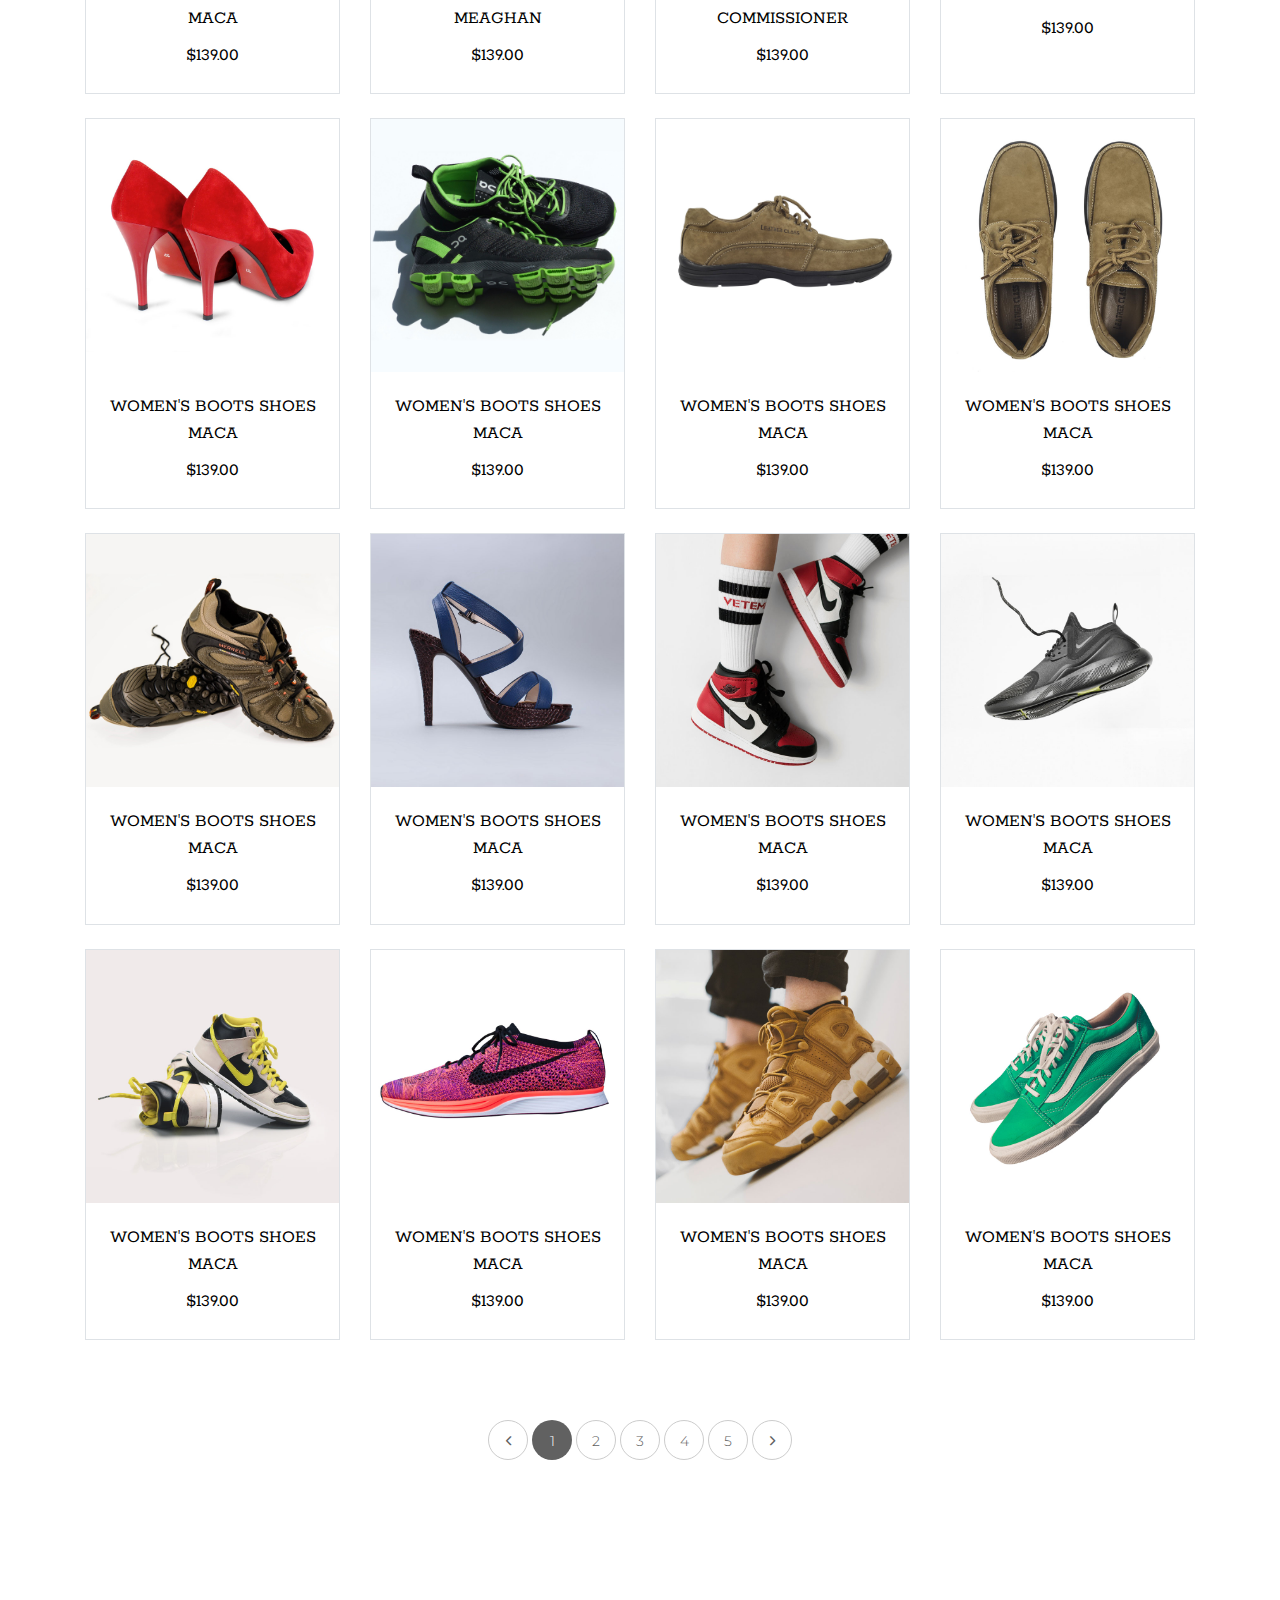
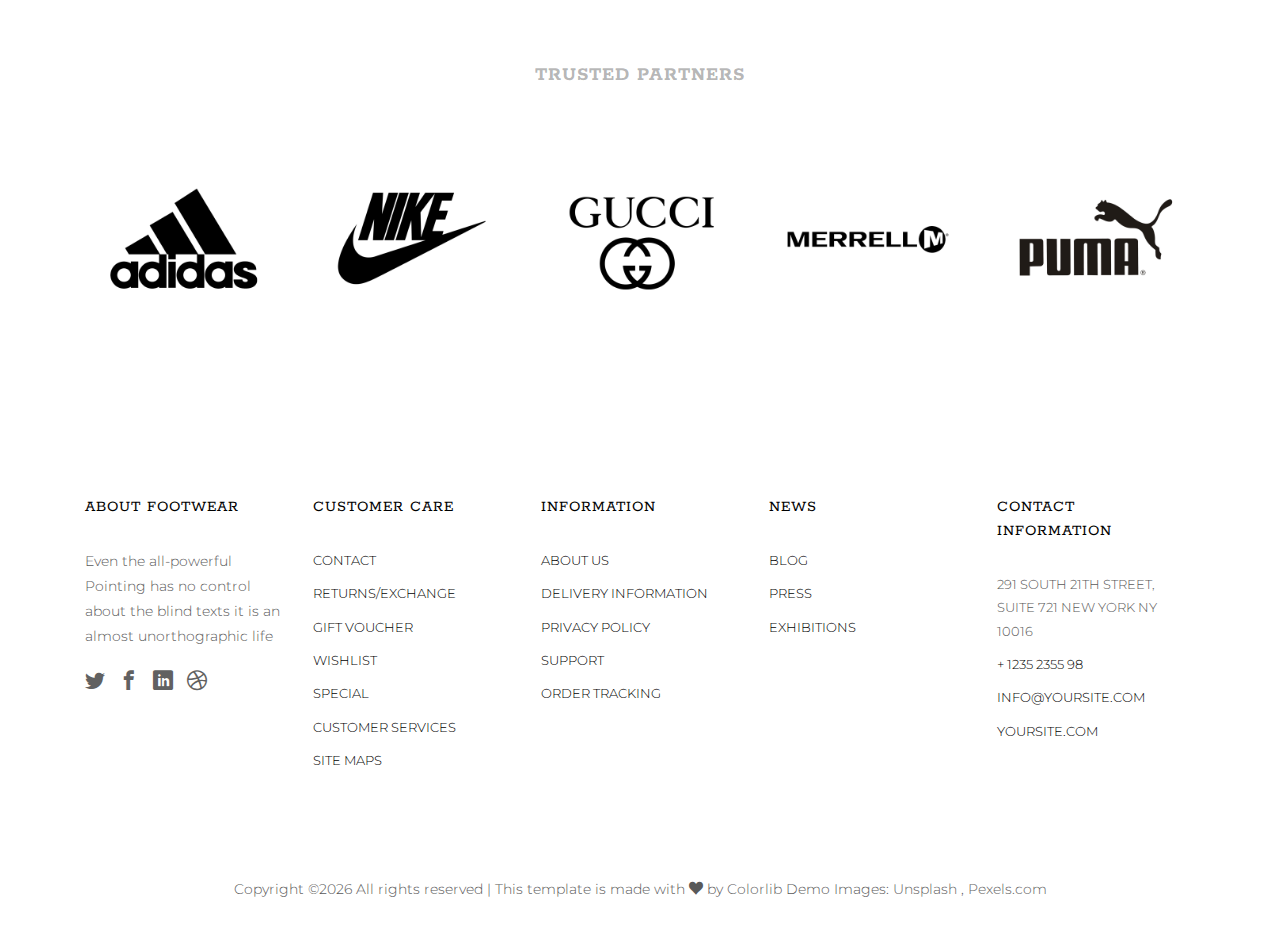
<file: men.html>
<!DOCTYPE HTML>
<html>
	<head>
	<title>Footwear - Free Bootstrap 4 Template by Colorlib</title>
   <meta charset="utf-8">
   <meta name="viewport" content="width=device-width, initial-scale=1, shrink-to-fit=no">

	<link href="https://fonts.googleapis.com/css?family=Montserrat:300,400,500,600,700" rel="stylesheet">
	<link href="https://fonts.googleapis.com/css?family=Rokkitt:100,300,400,700" rel="stylesheet">
	
	<!-- Animate.css -->
	<link rel="stylesheet" href="css/animate.css">
	<!-- Icomoon Icon Fonts-->
	<link rel="stylesheet" href="css/icomoon.css">
	<!-- Ion Icon Fonts-->
	<link rel="stylesheet" href="css/ionicons.min.css">
	<!-- Bootstrap  -->
	<link rel="stylesheet" href="css/bootstrap.min.css">

	<!-- Magnific Popup -->
	<link rel="stylesheet" href="css/magnific-popup.css">

	<!-- Flexslider  -->
	<link rel="stylesheet" href="css/flexslider.css">

	<!-- Owl Carousel -->
	<link rel="stylesheet" href="css/owl.carousel.min.css">
	<link rel="stylesheet" href="css/owl.theme.default.min.css">
	
	<!-- Date Picker -->
	<link rel="stylesheet" href="css/bootstrap-datepicker.css">
	<!-- Flaticons  -->
	<link rel="stylesheet" href="fonts/flaticon/font/flaticon.css">

	<!-- Theme style  -->
	<link rel="stylesheet" href="css/style.css">

	</head>
	<body>
		
	<div class="colorlib-loader"></div>

	<div id="page">
		<nav class="colorlib-nav" role="navigation">
			<div class="top-menu">
				<div class="container">
					<div class="row">
						<div class="col-sm-7 col-md-9">
							<div id="colorlib-logo"><a href="index.html">Footwear</a></div>
						</div>
						<div class="col-sm-5 col-md-3">
			            <form action="#" class="search-wrap">
			               <div class="form-group">
			                  <input type="search" class="form-control search" placeholder="Search">
			                  <button class="btn btn-primary submit-search text-center" type="submit"><i class="icon-search"></i></button>
			               </div>
			            </form>
			         </div>
		         </div>
					<div class="row">
						<div class="col-sm-12 text-left menu-1">
							<ul>
								<li><a href="index.html">Home</a></li>
								<li class="has-dropdown active">
									<a href="men.html">Men</a>
									<ul class="dropdown">
										<li><a href="product-detail.html">Product Detail</a></li>
										<li><a href="cart.html">Shopping Cart</a></li>
										<li><a href="checkout.html">Checkout</a></li>
										<li><a href="order-complete.html">Order Complete</a></li>
										<li><a href="add-to-wishlist.html">Wishlist</a></li>
									</ul>
								</li>
								<li><a href="women.html">Women</a></li>
								<li><a href="about.html">About</a></li>
								<li><a href="contact.html">Contact</a></li>
								<li class="cart"><a href="cart.html"><i class="icon-shopping-cart"></i> Cart [0]</a></li>
							</ul>
						</div>
					</div>
				</div>
			</div>
			<div class="sale">
				<div class="container">
					<div class="row">
						<div class="col-sm-8 offset-sm-2 text-center">
							<div class="row">
								<div class="owl-carousel2">
									<div class="item">
										<div class="col">
											<h3><a href="#">25% off (Almost) Everything! Use Code: Summer Sale</a></h3>
										</div>
									</div>
									<div class="item">
										<div class="col">
											<h3><a href="#">Our biggest sale yet 50% off all summer shoes</a></h3>
										</div>
									</div>
								</div>
							</div>
						</div>
					</div>
				</div>
			</div>
		</nav>

		<div class="breadcrumbs">
			<div class="container">
				<div class="row">
					<div class="col">
						<p class="bread"><span><a href="index.html">Home</a></span> / <span>Men</span></p>
					</div>
				</div>
			</div>
		</div>

		<div class="breadcrumbs-two">
			<div class="container">
				<div class="row">
					<div class="col">
						<div class="breadcrumbs-img" style="background-image: url(images/cover-img-1.jpg);">
							<h2>Men's</h2>
						</div>
						<div class="menu text-center">
							<p><a href="#">New Arrivals</a> <a href="#">Best Sellers</a> <a href="#">Extended Widths</a> <a href="#">Sale</a></p>
						</div>
					</div>
				</div>
			</div>
		</div>

		<div class="colorlib-featured">
			<div class="container">
				<div class="row">
					<div class="col-sm-4 text-center">
						<div class="featured">
							<div class="featured-img featured-img-2" style="background-image: url(images/men.jpg);">
								<h2>Casuals</h2>
								<p><a href="#" class="btn btn-primary btn-lg">Shop now</a></p>
							</div>
						</div>
					</div>
					<div class="col-sm-4 text-center">
						<div class="featured">
							<div class="featured-img featured-img-2" style="background-image: url(images/women.jpg);">
								<h2>Dress</h2>
								<p><a href="#" class="btn btn-primary btn-lg">Shop now</a></p>
							</div>
						</div>
					</div>
					<div class="col-sm-4 text-center">
						<div class="featured">
							<div class="featured-img featured-img-2" style="background-image: url(images/item-11.jpg);">
								<h2>Sports</h2>
								<p><a href="#" class="btn btn-primary btn-lg">Shop now</a></p>
							</div>
						</div>
					</div>
				</div>
			</div>
		</div>

		<div class="colorlib-product">
			<div class="container">
				<div class="row">
					<div class="col-sm-8 offset-sm-2 text-center colorlib-heading colorlib-heading-sm">
						<h2>View All Products</h2>
					</div>
				</div>
				<div class="row row-pb-md">
					<div class="col-md-3 col-lg-3 mb-4 text-center">
						<div class="product-entry border">
							<a href="#" class="prod-img">
								<img src="images/item-1.jpg" class="img-fluid" alt="Free html5 bootstrap 4 template">
							</a>
							<div class="desc">
								<h2><a href="#">Women's Boots Shoes Maca</a></h2>
								<span class="price">$139.00</span>
							</div>
						</div>
					</div>
					<div class="col-md-3 col-lg-3 mb-4 text-center">
						<div class="product-entry border">
							<a href="#" class="prod-img">
								<img src="images/item-2.jpg" class="img-fluid" alt="Free html5 bootstrap 4 template">
							</a>
							<div class="desc">
								<h2><a href="#">Women's Minam Meaghan</a></h2>
								<span class="price">$139.00</span>
							</div>
						</div>
					</div>
					<div class="col-md-3 col-lg-3 mb-4 text-center">
						<div class="product-entry border">
							<a href="#" class="prod-img">
								<img src="images/item-3.jpg" class="img-fluid" alt="Free html5 bootstrap 4 template">
							</a>
							<div class="desc">
								<h2><a href="#">Men's Taja Commissioner</a></h2>
								<span class="price">$139.00</span>
							</div>
						</div>
					</div>
					<div class="col-md-3 col-lg-3 mb-4 text-center">
						<div class="product-entry border">
							<a href="#" class="prod-img">
								<img src="images/item-4.jpg" class="img-fluid" alt="Free html5 bootstrap 4 template">
							</a>
							<div class="desc">
								<h2><a href="#">Russ Men's Sneakers</a></h2>
								<span class="price">$139.00</span>
							</div>
						</div>
					</div>
					<div class="w-100"></div>
					<div class="col-md-3 col-lg-3 mb-4 text-center">
						<div class="product-entry border">
							<a href="#" class="prod-img">
								<img src="images/item-5.jpg" class="img-fluid" alt="Free html5 bootstrap 4 template">
							</a>
							<div class="desc">
								<h2><a href="#">Women's Boots Shoes Maca</a></h2>
								<span class="price">$139.00</span>
							</div>
						</div>
					</div>
					<div class="col-md-3 col-lg-3 mb-4 text-center">
						<div class="product-entry border">
							<a href="#" class="prod-img">
								<img src="images/item-6.jpg" class="img-fluid" alt="Free html5 bootstrap 4 template">
							</a>
							<div class="desc">
								<h2><a href="#">Women's Boots Shoes Maca</a></h2>
								<span class="price">$139.00</span>
							</div>
						</div>
					</div>
					<div class="col-md-3 col-lg-3 mb-4 text-center">
						<div class="product-entry border">
							<a href="#" class="prod-img">
								<img src="images/item-7.jpg" class="img-fluid" alt="Free html5 bootstrap 4 template">
							</a>
							<div class="desc">
								<h2><a href="#">Women's Boots Shoes Maca</a></h2>
								<span class="price">$139.00</span>
							</div>
						</div>
					</div>
					<div class="col-md-3 col-lg-3 mb-4 text-center">
						<div class="product-entry border">
							<a href="#" class="prod-img">
								<img src="images/item-8.jpg" class="img-fluid" alt="Free html5 bootstrap 4 template">
							</a>
							<div class="desc">
								<h2><a href="#">Women's Boots Shoes Maca</a></h2>
								<span class="price">$139.00</span>
							</div>
						</div>
					</div>
					<div class="w-100"></div>
					<div class="col-md-3 col-lg-3 mb-4 text-center">
						<div class="product-entry border">
							<a href="#" class="prod-img">
								<img src="images/item-9.jpg" class="img-fluid" alt="Free html5 bootstrap 4 template">
							</a>
							<div class="desc">
								<h2><a href="#">Women's Boots Shoes Maca</a></h2>
								<span class="price">$139.00</span>
							</div>
						</div>
					</div>
					<div class="col-md-3 col-lg-3 mb-4 text-center">
						<div class="product-entry border">
							<a href="#" class="prod-img">
								<img src="images/item-10.jpg" class="img-fluid" alt="Free html5 bootstrap 4 template">
							</a>
							<div class="desc">
								<h2><a href="#">Women's Boots Shoes Maca</a></h2>
								<span class="price">$139.00</span>
							</div>
						</div>
					</div>
					<div class="col-md-3 col-lg-3 mb-4 text-center">
						<div class="product-entry border">
							<a href="#" class="prod-img">
								<img src="images/item-11.jpg" class="img-fluid" alt="Free html5 bootstrap 4 template">
							</a>
							<div class="desc">
								<h2><a href="#">Women's Boots Shoes Maca</a></h2>
								<span class="price">$139.00</span>
							</div>
						</div>
					</div>
					<div class="col-md-3 col-lg-3 mb-4 text-center">
						<div class="product-entry border">
							<a href="#" class="prod-img">
								<img src="images/item-12.jpg" class="img-fluid" alt="Free html5 bootstrap 4 template">
							</a>
							<div class="desc">
								<h2><a href="#">Women's Boots Shoes Maca</a></h2>
								<span class="price">$139.00</span>
							</div>
						</div>
					</div>
					<div class="w-100"></div>
					<div class="col-md-3 col-lg-3 mb-4 text-center">
						<div class="product-entry border">
							<a href="#" class="prod-img">
								<img src="images/item-13.jpg" class="img-fluid" alt="Free html5 bootstrap 4 template">
							</a>
							<div class="desc">
								<h2><a href="#">Women's Boots Shoes Maca</a></h2>
								<span class="price">$139.00</span>
							</div>
						</div>
					</div>
					<div class="col-md-3 col-lg-3 mb-4 text-center">
						<div class="product-entry border">
							<a href="#" class="prod-img">
								<img src="images/item-14.jpg" class="img-fluid" alt="Free html5 bootstrap 4 template">
							</a>
							<div class="desc">
								<h2><a href="#">Women's Boots Shoes Maca</a></h2>
								<span class="price">$139.00</span>
							</div>
						</div>
					</div>
					<div class="col-md-3 col-lg-3 mb-4 text-center">
						<div class="product-entry border">
							<a href="#" class="prod-img">
								<img src="images/item-15.jpg" class="img-fluid" alt="Free html5 bootstrap 4 template">
							</a>
							<div class="desc">
								<h2><a href="#">Women's Boots Shoes Maca</a></h2>
								<span class="price">$139.00</span>
							</div>
						</div>
					</div>
					<div class="col-md-3 col-lg-3 mb-4 text-center">
						<div class="product-entry border">
							<a href="#" class="prod-img">
								<img src="images/item-16.jpg" class="img-fluid" alt="Free html5 bootstrap 4 template">
							</a>
							<div class="desc">
								<h2><a href="#">Women's Boots Shoes Maca</a></h2>
								<span class="price">$139.00</span>
							</div>
						</div>
					</div>
				</div>
				<div class="row">
					<div class="col-md-12 text-center">
						<div class="block-27">
		               <ul>
			               <li><a href="#"><i class="ion-ios-arrow-back"></i></a></li>
		                  <li class="active"><span>1</span></li>
		                  <li><a href="#">2</a></li>
		                  <li><a href="#">3</a></li>
		                  <li><a href="#">4</a></li>
		                  <li><a href="#">5</a></li>
		                  <li><a href="#"><i class="ion-ios-arrow-forward"></i></a></li>
		               </ul>
		            </div>
					</div>
				</div>
			</div>
		</div>

		<div class="colorlib-partner">
			<div class="container">
				<div class="row">
					<div class="col-sm-8 offset-sm-2 text-center colorlib-heading colorlib-heading-sm">
						<h2>Trusted Partners</h2>
					</div>
				</div>
				<div class="row">
					<div class="col partner-col text-center">
						<img src="images/brand-1.jpg" class="img-fluid" alt="Free html4 bootstrap 4 template">
					</div>
					<div class="col partner-col text-center">
						<img src="images/brand-2.jpg" class="img-fluid" alt="Free html4 bootstrap 4 template">
					</div>
					<div class="col partner-col text-center">
						<img src="images/brand-3.jpg" class="img-fluid" alt="Free html4 bootstrap 4 template">
					</div>
					<div class="col partner-col text-center">
						<img src="images/brand-4.jpg" class="img-fluid" alt="Free html4 bootstrap 4 template">
					</div>
					<div class="col partner-col text-center">
						<img src="images/brand-5.jpg" class="img-fluid" alt="Free html4 bootstrap 4 template">
					</div>
				</div>
			</div>
		</div>

		<footer id="colorlib-footer" role="contentinfo">
			<div class="container">
				<div class="row row-pb-md">
					<div class="col footer-col colorlib-widget">
						<h4>About Footwear</h4>
						<p>Even the all-powerful Pointing has no control about the blind texts it is an almost unorthographic life</p>
						<p>
							<ul class="colorlib-social-icons">
								<li><a href="#"><i class="icon-twitter"></i></a></li>
								<li><a href="#"><i class="icon-facebook"></i></a></li>
								<li><a href="#"><i class="icon-linkedin"></i></a></li>
								<li><a href="#"><i class="icon-dribbble"></i></a></li>
							</ul>
						</p>
					</div>
					<div class="col footer-col colorlib-widget">
						<h4>Customer Care</h4>
						<p>
							<ul class="colorlib-footer-links">
								<li><a href="#">Contact</a></li>
								<li><a href="#">Returns/Exchange</a></li>
								<li><a href="#">Gift Voucher</a></li>
								<li><a href="#">Wishlist</a></li>
								<li><a href="#">Special</a></li>
								<li><a href="#">Customer Services</a></li>
								<li><a href="#">Site maps</a></li>
							</ul>
						</p>
					</div>
					<div class="col footer-col colorlib-widget">
						<h4>Information</h4>
						<p>
							<ul class="colorlib-footer-links">
								<li><a href="#">About us</a></li>
								<li><a href="#">Delivery Information</a></li>
								<li><a href="#">Privacy Policy</a></li>
								<li><a href="#">Support</a></li>
								<li><a href="#">Order Tracking</a></li>
							</ul>
						</p>
					</div>

					<div class="col footer-col">
						<h4>News</h4>
						<ul class="colorlib-footer-links">
							<li><a href="blog.html">Blog</a></li>
							<li><a href="#">Press</a></li>
							<li><a href="#">Exhibitions</a></li>
						</ul>
					</div>

					<div class="col footer-col">
						<h4>Contact Information</h4>
						<ul class="colorlib-footer-links">
							<li>291 South 21th Street, <br> Suite 721 New York NY 10016</li>
							<li><a href="tel://1234567920">+ 1235 2355 98</a></li>
							<li><a href="mailto:info@yoursite.com">info@yoursite.com</a></li>
							<li><a href="#">yoursite.com</a></li>
						</ul>
					</div>
				</div>
			</div>
			<div class="copy">
				<div class="row">
					<div class="col-sm-12 text-center">
						<p>
							<span><!-- Link back to Colorlib can't be removed. Template is licensed under CC BY 3.0. -->
Copyright &copy;<script>document.write(new Date().getFullYear());</script> All rights reserved | This template is made with <i class="icon-heart" aria-hidden="true"></i> by <a href="https://colorlib.com" target="_blank">Colorlib</a>
<!-- Link back to Colorlib can't be removed. Template is licensed under CC BY 3.0. --></span> 
							<span class="block">Demo Images: <a href="http://unsplash.co/" target="_blank">Unsplash</a> , <a href="http://pexels.com/" target="_blank">Pexels.com</a></span>
						</p>
					</div>
				</div>
			</div>
		</footer>
	</div>

	<div class="gototop js-top">
		<a href="#" class="js-gotop"><i class="ion-ios-arrow-up"></i></a>
	</div>
	
	<!-- jQuery -->
	<script src="js/jquery.min.js"></script>
   <!-- popper -->
   <script src="js/popper.min.js"></script>
   <!-- bootstrap 4.1 -->
   <script src="js/bootstrap.min.js"></script>
   <!-- jQuery easing -->
   <script src="js/jquery.easing.1.3.js"></script>
	<!-- Waypoints -->
	<script src="js/jquery.waypoints.min.js"></script>
	<!-- Flexslider -->
	<script src="js/jquery.flexslider-min.js"></script>
	<!-- Owl carousel -->
	<script src="js/owl.carousel.min.js"></script>
	<!-- Magnific Popup -->
	<script src="js/jquery.magnific-popup.min.js"></script>
	<script src="js/magnific-popup-options.js"></script>
	<!-- Date Picker -->
	<script src="js/bootstrap-datepicker.js"></script>
	<!-- Stellar Parallax -->
	<script src="js/jquery.stellar.min.js"></script>
	<!-- Main -->
	<script src="js/main.js"></script>

	</body>
</html>
</file>
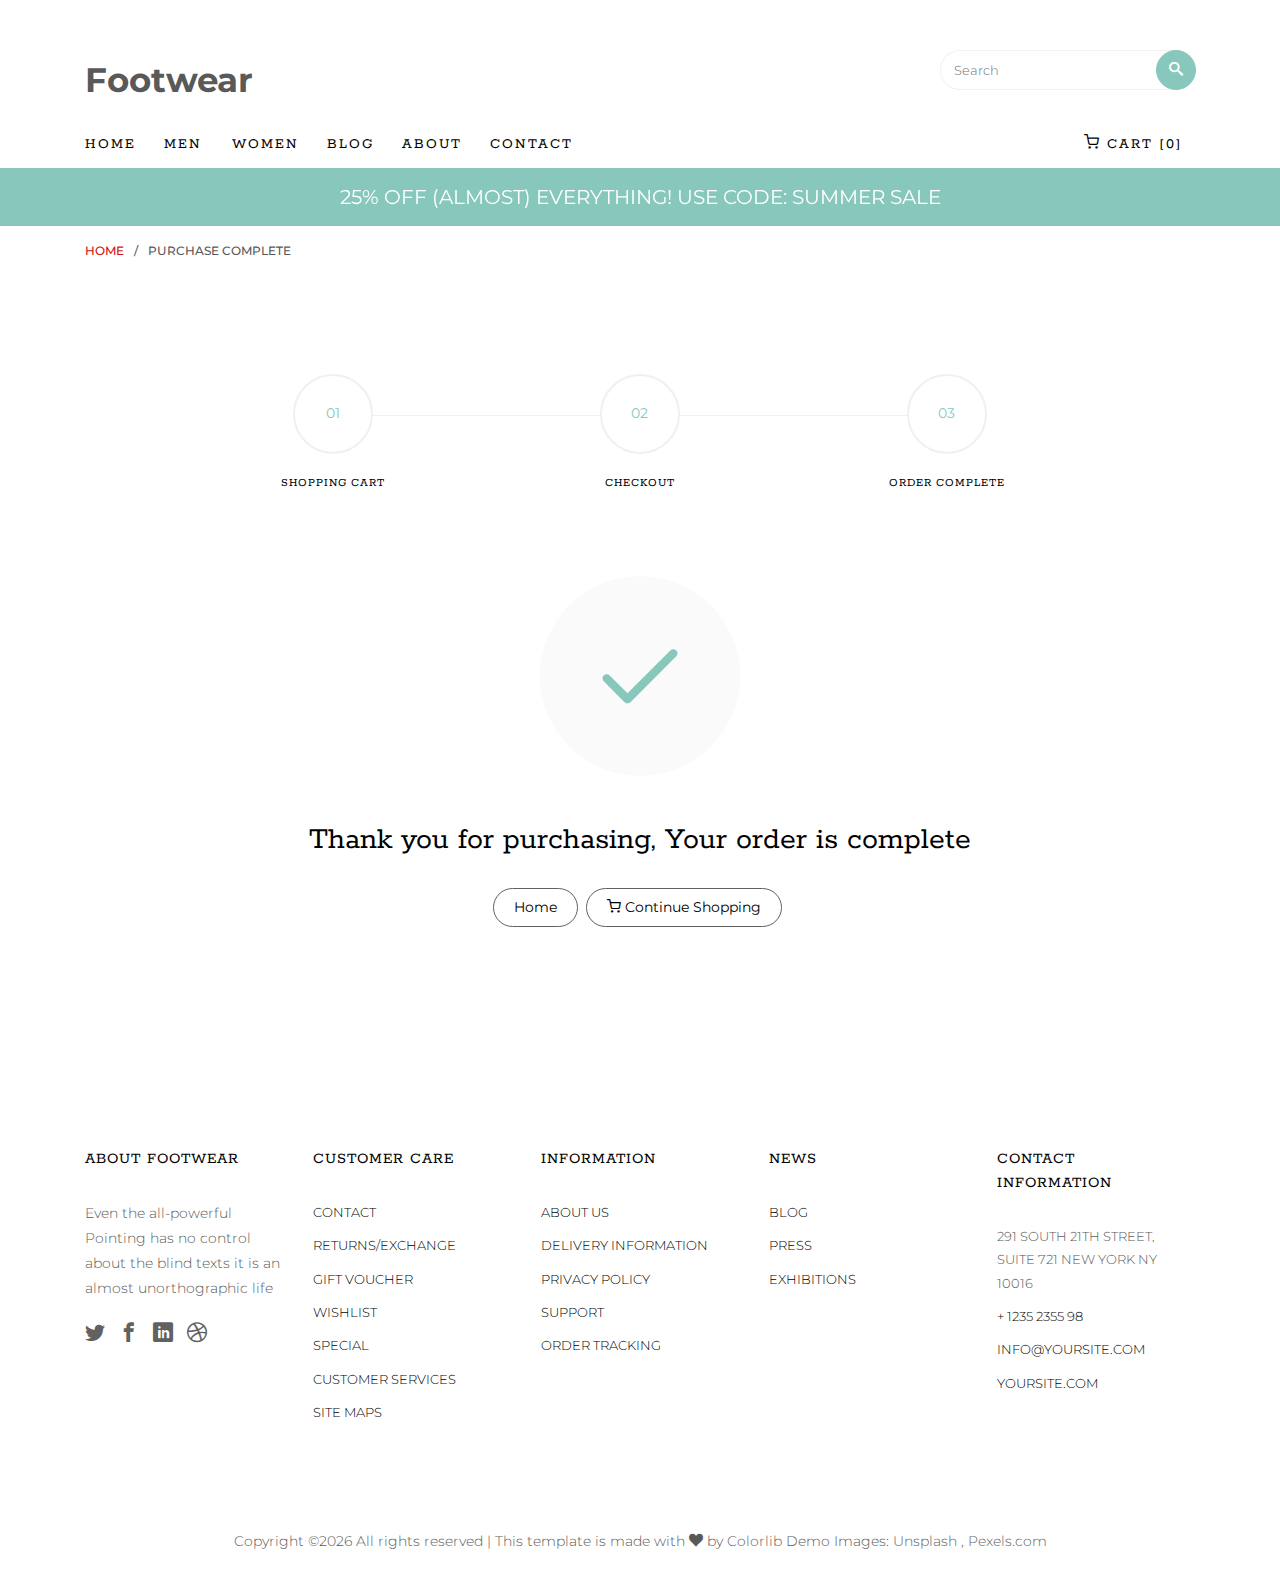
<file: order-complete.html>
<!DOCTYPE HTML>
<html>
	<head>
	<title>Footwear - Free Bootstrap 4 Template by Colorlib</title>
   <meta charset="utf-8">
   <meta name="viewport" content="width=device-width, initial-scale=1, shrink-to-fit=no">

	<link href="https://fonts.googleapis.com/css?family=Montserrat:300,400,500,600,700" rel="stylesheet">
	<link href="https://fonts.googleapis.com/css?family=Rokkitt:100,300,400,700" rel="stylesheet">
	
	<!-- Animate.css -->
	<link rel="stylesheet" href="css/animate.css">
	<!-- Icomoon Icon Fonts-->
	<link rel="stylesheet" href="css/icomoon.css">
	<!-- Ion Icon Fonts-->
	<link rel="stylesheet" href="css/ionicons.min.css">
	<!-- Bootstrap  -->
	<link rel="stylesheet" href="css/bootstrap.min.css">

	<!-- Magnific Popup -->
	<link rel="stylesheet" href="css/magnific-popup.css">

	<!-- Flexslider  -->
	<link rel="stylesheet" href="css/flexslider.css">

	<!-- Owl Carousel -->
	<link rel="stylesheet" href="css/owl.carousel.min.css">
	<link rel="stylesheet" href="css/owl.theme.default.min.css">
	
	<!-- Date Picker -->
	<link rel="stylesheet" href="css/bootstrap-datepicker.css">
	<!-- Flaticons  -->
	<link rel="stylesheet" href="fonts/flaticon/font/flaticon.css">

	<!-- Theme style  -->
	<link rel="stylesheet" href="css/style.css">

	</head>
	<body>
		
	<div class="colorlib-loader"></div>

	<div id="page">
		<nav class="colorlib-nav" role="navigation">
			<div class="top-menu">
				<div class="container">
					<div class="row">
						<div class="col-sm-7 col-md-9">
							<div id="colorlib-logo"><a href="index.html">Footwear</a></div>
						</div>
						<div class="col-sm-5 col-md-3">
			            <form action="#" class="search-wrap">
			               <div class="form-group">
			                  <input type="search" class="form-control search" placeholder="Search">
			                  <button class="btn btn-primary submit-search text-center" type="submit"><i class="icon-search"></i></button>
			               </div>
			            </form>
			         </div>
		         </div>
					<div class="row">
						<div class="col-sm-12 text-left menu-1">
							<ul>
								<li><a href="index.html">Home</a></li>
								<li class="has-dropdown">
									<a href="men.html">Men</a>
									<ul class="dropdown active">
										<li><a href="product-detail.html">Product Detail</a></li>
										<li><a href="cart.html">Shopping Cart</a></li>
										<li><a href="checkout.html">Checkout</a></li>
										<li><a href="order-complete.html">Order Complete</a></li>
										<li><a href="add-to-wishlist.html">Wishlist</a></li>
									</ul>
								</li>
								<li><a href="women.html">Women</a></li>
								<li><a href="blog.html">Blog</a></li>
								<li><a href="about.html">About</a></li>
								<li><a href="contact.html">Contact</a></li>
								<li class="cart"><a href="cart.html"><i class="icon-shopping-cart"></i> Cart [0]</a></li>
							</ul>
						</div>
					</div>
				</div>
			</div>
			<div class="sale">
				<div class="container">
					<div class="row">
						<div class="col-sm-8 offset-sm-2 text-center">
							<div class="row">
								<div class="owl-carousel2">
									<div class="item">
										<div class="col">
											<h3><a href="#">25% off (Almost) Everything! Use Code: Summer Sale</a></h3>
										</div>
									</div>
									<div class="item">
										<div class="col">
											<h3><a href="#">Our biggest sale yet 50% off all summer shoes</a></h3>
										</div>
									</div>
								</div>
							</div>
						</div>
					</div>
				</div>
			</div>
		</nav>

		<div class="breadcrumbs">
			<div class="container">
				<div class="row">
					<div class="col">
						<p class="bread"><span><a href="index.html">Home</a></span> / <span>Purchase Complete</span></p>
					</div>
				</div>
			</div>
		</div>


		<div class="colorlib-product">
			<div class="container">
				<div class="row row-pb-lg">
					<div class="col-sm-10 offset-md-1">
						<div class="process-wrap">
							<div class="process text-center active">
								<p><span>01</span></p>
								<h3>Shopping Cart</h3>
							</div>
							<div class="process text-center active">
								<p><span>02</span></p>
								<h3>Checkout</h3>
							</div>
							<div class="process text-center active">
								<p><span>03</span></p>
								<h3>Order Complete</h3>
							</div>
						</div>
					</div>
				</div>
				<div class="row">
					<div class="col-sm-10 offset-sm-1 text-center">
						<p class="icon-addcart"><span><i class="icon-check"></i></span></p>
						<h2 class="mb-4">Thank you for purchasing, Your order is complete</h2>
						<p>
							<a href="index.html"class="btn btn-primary btn-outline-primary">Home</a>
							<a href="shop.html"class="btn btn-primary btn-outline-primary"><i class="icon-shopping-cart"></i> Continue Shopping</a>
						</p>
					</div>
				</div>
			</div>
		</div>

		<footer id="colorlib-footer" role="contentinfo">
			<div class="container">
				<div class="row row-pb-md">
					<div class="col footer-col colorlib-widget">
						<h4>About Footwear</h4>
						<p>Even the all-powerful Pointing has no control about the blind texts it is an almost unorthographic life</p>
						<p>
							<ul class="colorlib-social-icons">
								<li><a href="#"><i class="icon-twitter"></i></a></li>
								<li><a href="#"><i class="icon-facebook"></i></a></li>
								<li><a href="#"><i class="icon-linkedin"></i></a></li>
								<li><a href="#"><i class="icon-dribbble"></i></a></li>
							</ul>
						</p>
					</div>
					<div class="col footer-col colorlib-widget">
						<h4>Customer Care</h4>
						<p>
							<ul class="colorlib-footer-links">
								<li><a href="#">Contact</a></li>
								<li><a href="#">Returns/Exchange</a></li>
								<li><a href="#">Gift Voucher</a></li>
								<li><a href="#">Wishlist</a></li>
								<li><a href="#">Special</a></li>
								<li><a href="#">Customer Services</a></li>
								<li><a href="#">Site maps</a></li>
							</ul>
						</p>
					</div>
					<div class="col footer-col colorlib-widget">
						<h4>Information</h4>
						<p>
							<ul class="colorlib-footer-links">
								<li><a href="#">About us</a></li>
								<li><a href="#">Delivery Information</a></li>
								<li><a href="#">Privacy Policy</a></li>
								<li><a href="#">Support</a></li>
								<li><a href="#">Order Tracking</a></li>
							</ul>
						</p>
					</div>

					<div class="col footer-col">
						<h4>News</h4>
						<ul class="colorlib-footer-links">
							<li><a href="blog.html">Blog</a></li>
							<li><a href="#">Press</a></li>
							<li><a href="#">Exhibitions</a></li>
						</ul>
					</div>

					<div class="col footer-col">
						<h4>Contact Information</h4>
						<ul class="colorlib-footer-links">
							<li>291 South 21th Street, <br> Suite 721 New York NY 10016</li>
							<li><a href="tel://1234567920">+ 1235 2355 98</a></li>
							<li><a href="mailto:info@yoursite.com">info@yoursite.com</a></li>
							<li><a href="#">yoursite.com</a></li>
						</ul>
					</div>
				</div>
			</div>
			<div class="copy">
				<div class="row">
					<div class="col-sm-12 text-center">
						<p>
							<span><!-- Link back to Colorlib can't be removed. Template is licensed under CC BY 3.0. -->
Copyright &copy;<script>document.write(new Date().getFullYear());</script> All rights reserved | This template is made with <i class="icon-heart" aria-hidden="true"></i> by <a href="https://colorlib.com" target="_blank">Colorlib</a>
<!-- Link back to Colorlib can't be removed. Template is licensed under CC BY 3.0. --></span> 
							<span class="block">Demo Images: <a href="http://unsplash.co/" target="_blank">Unsplash</a> , <a href="http://pexels.com/" target="_blank">Pexels.com</a></span>
						</p>
					</div>
				</div>
			</div>
		</footer>
	</div>

	<div class="gototop js-top">
		<a href="#" class="js-gotop"><i class="ion-ios-arrow-up"></i></a>
	</div>
	
	<!-- jQuery -->
	<script src="js/jquery.min.js"></script>
   <!-- popper -->
   <script src="js/popper.min.js"></script>
   <!-- bootstrap 4.1 -->
   <script src="js/bootstrap.min.js"></script>
   <!-- jQuery easing -->
   <script src="js/jquery.easing.1.3.js"></script>
	<!-- Waypoints -->
	<script src="js/jquery.waypoints.min.js"></script>
	<!-- Flexslider -->
	<script src="js/jquery.flexslider-min.js"></script>
	<!-- Owl carousel -->
	<script src="js/owl.carousel.min.js"></script>
	<!-- Magnific Popup -->
	<script src="js/jquery.magnific-popup.min.js"></script>
	<script src="js/magnific-popup-options.js"></script>
	<!-- Date Picker -->
	<script src="js/bootstrap-datepicker.js"></script>
	<!-- Stellar Parallax -->
	<script src="js/jquery.stellar.min.js"></script>
	<!-- Main -->
	<script src="js/main.js"></script>

	</body>
</html>
</file>
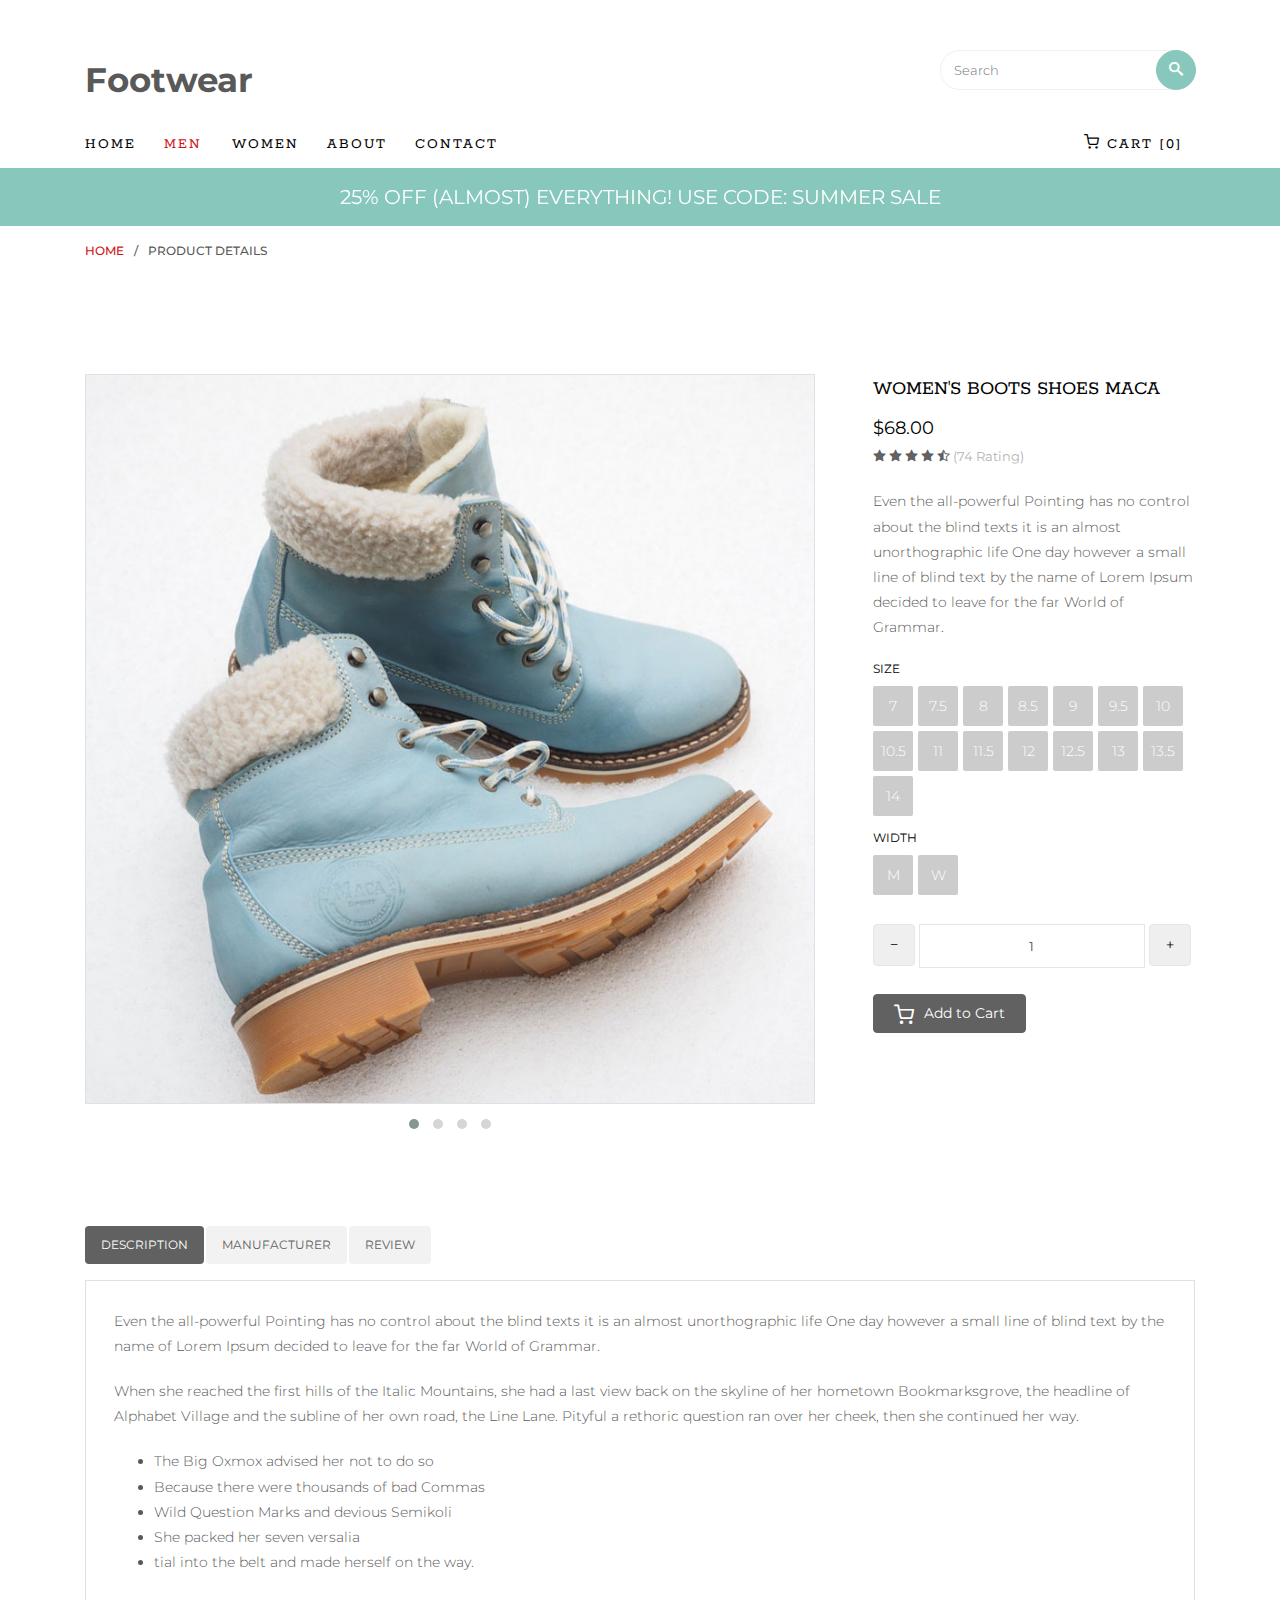
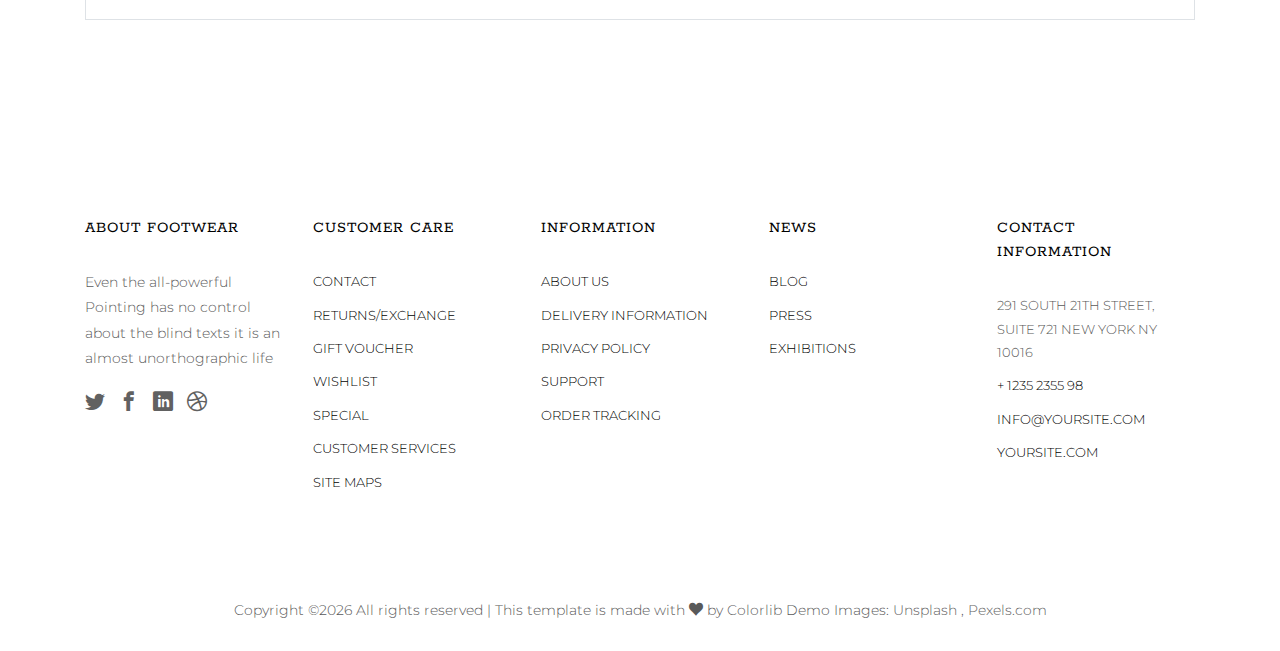
<file: product-detail.html>
<!DOCTYPE HTML>
<html>
	<head>
	<title>Footwear - Free Bootstrap 4 Template by Colorlib</title>
   <meta charset="utf-8">
   <meta name="viewport" content="width=device-width, initial-scale=1, shrink-to-fit=no">

	<link href="https://fonts.googleapis.com/css?family=Montserrat:300,400,500,600,700" rel="stylesheet">
	<link href="https://fonts.googleapis.com/css?family=Rokkitt:100,300,400,700" rel="stylesheet">
	
	<!-- Animate.css -->
	<link rel="stylesheet" href="css/animate.css">
	<!-- Icomoon Icon Fonts-->
	<link rel="stylesheet" href="css/icomoon.css">
	<!-- Ion Icon Fonts-->
	<link rel="stylesheet" href="css/ionicons.min.css">
	<!-- Bootstrap  -->
	<link rel="stylesheet" href="css/bootstrap.min.css">

	<!-- Magnific Popup -->
	<link rel="stylesheet" href="css/magnific-popup.css">

	<!-- Flexslider  -->
	<link rel="stylesheet" href="css/flexslider.css">

	<!-- Owl Carousel -->
	<link rel="stylesheet" href="css/owl.carousel.min.css">
	<link rel="stylesheet" href="css/owl.theme.default.min.css">
	
	<!-- Date Picker -->
	<link rel="stylesheet" href="css/bootstrap-datepicker.css">
	<!-- Flaticons  -->
	<link rel="stylesheet" href="fonts/flaticon/font/flaticon.css">

	<!-- Theme style  -->
	<link rel="stylesheet" href="css/style.css">

	</head>
	<body>
		
	<div class="colorlib-loader"></div>

	<div id="page">
		<nav class="colorlib-nav" role="navigation">
			<div class="top-menu">
				<div class="container">
					<div class="row">
						<div class="col-sm-7 col-md-9">
							<div id="colorlib-logo"><a href="index.html">Footwear</a></div>
						</div>
						<div class="col-sm-5 col-md-3">
			            <form action="#" class="search-wrap">
			               <div class="form-group">
			                  <input type="search" class="form-control search" placeholder="Search">
			                  <button class="btn btn-primary submit-search text-center" type="submit"><i class="icon-search"></i></button>
			               </div>
			            </form>
			         </div>
		         </div>
					<div class="row">
						<div class="col-sm-12 text-left menu-1">
							<ul>
								<li><a href="index.html">Home</a></li>
								<li class="has-dropdown active">
									<a href="men.html">Men</a>
									<ul class="dropdown">
										<li><a href="product-detail.html">Product Detail</a></li>
										<li><a href="cart.html">Shopping Cart</a></li>
										<li><a href="checkout.html">Checkout</a></li>
										<li><a href="order-complete.html">Order Complete</a></li>
										<li><a href="add-to-wishlist.html">Wishlist</a></li>
									</ul>
								</li>
								<li><a href="women.html">Women</a></li>
								<li><a href="about.html">About</a></li>
								<li><a href="contact.html">Contact</a></li>
								<li class="cart"><a href="cart.html"><i class="icon-shopping-cart"></i> Cart [0]</a></li>
							</ul>
						</div>
					</div>
				</div>
			</div>
			<div class="sale">
				<div class="container">
					<div class="row">
						<div class="col-sm-8 offset-sm-2 text-center">
							<div class="row">
								<div class="owl-carousel2">
									<div class="item">
										<div class="col">
											<h3><a href="#">25% off (Almost) Everything! Use Code: Summer Sale</a></h3>
										</div>
									</div>
									<div class="item">
										<div class="col">
											<h3><a href="#">Our biggest sale yet 50% off all summer shoes</a></h3>
										</div>
									</div>
								</div>
							</div>
						</div>
					</div>
				</div>
			</div>
		</nav>

		<div class="breadcrumbs">
			<div class="container">
				<div class="row">
					<div class="col">
						<p class="bread"><span><a href="index.html">Home</a></span> / <span>Product Details</span></p>
					</div>
				</div>
			</div>
		</div>


		<div class="colorlib-product">
			<div class="container">
				<div class="row row-pb-lg product-detail-wrap">
					<div class="col-sm-8">
						<div class="owl-carousel">
							<div class="item">
								<div class="product-entry border">
									<a href="#" class="prod-img">
										<img src="images/item-1.jpg" class="img-fluid" alt="Free html5 bootstrap 4 template">
									</a>
								</div>
							</div>
							<div class="item">
								<div class="product-entry border">
									<a href="#" class="prod-img">
										<img src="images/item-2.jpg" class="img-fluid" alt="Free html5 bootstrap 4 template">
									</a>
								</div>
							</div>
							<div class="item">
								<div class="product-entry border">
									<a href="#" class="prod-img">
										<img src="images/item-3.jpg" class="img-fluid" alt="Free html5 bootstrap 4 template">
									</a>
								</div>
							</div>
							<div class="item">
								<div class="product-entry border">
									<a href="#" class="prod-img">
										<img src="images/item-4.jpg" class="img-fluid" alt="Free html5 bootstrap 4 template">
									</a>
								</div>
							</div>
						</div>
					</div>
					<div class="col-sm-4">
						<div class="product-desc">
							<h3>Women's Boots Shoes Maca</h3>
							<p class="price">
								<span>$68.00</span> 
								<span class="rate">
									<i class="icon-star-full"></i>
									<i class="icon-star-full"></i>
									<i class="icon-star-full"></i>
									<i class="icon-star-full"></i>
									<i class="icon-star-half"></i>
									(74 Rating)
								</span>
							</p>
							<p>Even the all-powerful Pointing has no control about the blind texts it is an almost unorthographic life One day however a small line of blind text by the name of Lorem Ipsum decided to leave for the far World of Grammar.</p>
							<div class="size-wrap">
								<div class="block-26 mb-2">
									<h4>Size</h4>
				               <ul>
				                  <li><a href="#">7</a></li>
				                  <li><a href="#">7.5</a></li>
				                  <li><a href="#">8</a></li>
				                  <li><a href="#">8.5</a></li>
				                  <li><a href="#">9</a></li>
				                  <li><a href="#">9.5</a></li>
				                  <li><a href="#">10</a></li>
				                  <li><a href="#">10.5</a></li>
				                  <li><a href="#">11</a></li>
				                  <li><a href="#">11.5</a></li>
				                  <li><a href="#">12</a></li>
				                  <li><a href="#">12.5</a></li>
				                  <li><a href="#">13</a></li>
				                  <li><a href="#">13.5</a></li>
				                  <li><a href="#">14</a></li>
				               </ul>
				            </div>
				            <div class="block-26 mb-4">
									<h4>Width</h4>
				               <ul>
				                  <li><a href="#">M</a></li>
				                  <li><a href="#">W</a></li>
				               </ul>
				            </div>
							</div>
                     <div class="input-group mb-4">
                     	<span class="input-group-btn">
                        	<button type="button" class="quantity-left-minus btn"  data-type="minus" data-field="">
                           <i class="icon-minus2"></i>
                        	</button>
                    		</span>
                     	<input type="text" id="quantity" name="quantity" class="form-control input-number" value="1" min="1" max="100">
                     	<span class="input-group-btn ml-1">
                        	<button type="button" class="quantity-right-plus btn" data-type="plus" data-field="">
                             <i class="icon-plus2"></i>
                         </button>
                     	</span>
                  	</div>
                  	<div class="row">
	                  	<div class="col-sm-12 text-center">
									<p class="addtocart"><a href="cart.html" class="btn btn-primary btn-addtocart"><i class="icon-shopping-cart"></i> Add to Cart</a></p>
								</div>
							</div>
						</div>
					</div>
				</div>

				<div class="row">
					<div class="col-sm-12">
						<div class="row">
							<div class="col-md-12 pills">
								<div class="bd-example bd-example-tabs">
								  <ul class="nav nav-pills mb-3" id="pills-tab" role="tablist">

								    <li class="nav-item">
								      <a class="nav-link active" id="pills-description-tab" data-toggle="pill" href="#pills-description" role="tab" aria-controls="pills-description" aria-expanded="true">Description</a>
								    </li>
								    <li class="nav-item">
								      <a class="nav-link" id="pills-manufacturer-tab" data-toggle="pill" href="#pills-manufacturer" role="tab" aria-controls="pills-manufacturer" aria-expanded="true">Manufacturer</a>
								    </li>
								    <li class="nav-item">
								      <a class="nav-link" id="pills-review-tab" data-toggle="pill" href="#pills-review" role="tab" aria-controls="pills-review" aria-expanded="true">Review</a>
								    </li>
								  </ul>

								  <div class="tab-content" id="pills-tabContent">
								    <div class="tab-pane border fade show active" id="pills-description" role="tabpanel" aria-labelledby="pills-description-tab">
								      <p>Even the all-powerful Pointing has no control about the blind texts it is an almost unorthographic life One day however a small line of blind text by the name of Lorem Ipsum decided to leave for the far World of Grammar.</p>
										<p>When she reached the first hills of the Italic Mountains, she had a last view back on the skyline of her hometown Bookmarksgrove, the headline of Alphabet Village and the subline of her own road, the Line Lane. Pityful a rethoric question ran over her cheek, then she continued her way.</p>
										<ul>
											<li>The Big Oxmox advised her not to do so</li>
											<li>Because there were thousands of bad Commas</li>
											<li>Wild Question Marks and devious Semikoli</li>
											<li>She packed her seven versalia</li>
											<li>tial into the belt and made herself on the way.</li>
										</ul>
								    </div>

								    <div class="tab-pane border fade" id="pills-manufacturer" role="tabpanel" aria-labelledby="pills-manufacturer-tab">
								      <p>Even the all-powerful Pointing has no control about the blind texts it is an almost unorthographic life One day however a small line of blind text by the name of Lorem Ipsum decided to leave for the far World of Grammar.</p>
										<p>When she reached the first hills of the Italic Mountains, she had a last view back on the skyline of her hometown Bookmarksgrove, the headline of Alphabet Village and the subline of her own road, the Line Lane. Pityful a rethoric question ran over her cheek, then she continued her way.</p>
								    </div>

								    <div class="tab-pane border fade" id="pills-review" role="tabpanel" aria-labelledby="pills-review-tab">
								      <div class="row">
								   		<div class="col-md-8">
								   			<h3 class="head">23 Reviews</h3>
								   			<div class="review">
										   		<div class="user-img" style="background-image: url(images/person1.jpg)"></div>
										   		<div class="desc">
										   			<h4>
										   				<span class="text-left">Jacob Webb</span>
										   				<span class="text-right">14 March 2018</span>
										   			</h4>
										   			<p class="star">
										   				<span>
										   					<i class="icon-star-full"></i>
										   					<i class="icon-star-full"></i>
										   					<i class="icon-star-full"></i>
										   					<i class="icon-star-half"></i>
										   					<i class="icon-star-empty"></i>
									   					</span>
									   					<span class="text-right"><a href="#" class="reply"><i class="icon-reply"></i></a></span>
										   			</p>
										   			<p>When she reached the first hills of the Italic Mountains, she had a last view back on the skyline of her hometown Bookmarksgrov</p>
										   		</div>
										   	</div>
										   	<div class="review">
										   		<div class="user-img" style="background-image: url(images/person2.jpg)"></div>
										   		<div class="desc">
										   			<h4>
										   				<span class="text-left">Jacob Webb</span>
										   				<span class="text-right">14 March 2018</span>
										   			</h4>
										   			<p class="star">
										   				<span>
										   					<i class="icon-star-full"></i>
										   					<i class="icon-star-full"></i>
										   					<i class="icon-star-full"></i>
										   					<i class="icon-star-half"></i>
										   					<i class="icon-star-empty"></i>
									   					</span>
									   					<span class="text-right"><a href="#" class="reply"><i class="icon-reply"></i></a></span>
										   			</p>
										   			<p>When she reached the first hills of the Italic Mountains, she had a last view back on the skyline of her hometown Bookmarksgrov</p>
										   		</div>
										   	</div>
										   	<div class="review">
										   		<div class="user-img" style="background-image: url(images/person3.jpg)"></div>
										   		<div class="desc">
										   			<h4>
										   				<span class="text-left">Jacob Webb</span>
										   				<span class="text-right">14 March 2018</span>
										   			</h4>
										   			<p class="star">
										   				<span>
										   					<i class="icon-star-full"></i>
										   					<i class="icon-star-full"></i>
										   					<i class="icon-star-full"></i>
										   					<i class="icon-star-half"></i>
										   					<i class="icon-star-empty"></i>
									   					</span>
									   					<span class="text-right"><a href="#" class="reply"><i class="icon-reply"></i></a></span>
										   			</p>
										   			<p>When she reached the first hills of the Italic Mountains, she had a last view back on the skyline of her hometown Bookmarksgrov</p>
										   		</div>
										   	</div>
								   		</div>
								   		<div class="col-md-4">
								   			<div class="rating-wrap">
									   			<h3 class="head">Give a Review</h3>
									   			<div class="wrap">
										   			<p class="star">
										   				<span>
										   					<i class="icon-star-full"></i>
										   					<i class="icon-star-full"></i>
										   					<i class="icon-star-full"></i>
										   					<i class="icon-star-full"></i>
										   					<i class="icon-star-full"></i>
										   					(98%)
									   					</span>
									   					<span>20 Reviews</span>
										   			</p>
										   			<p class="star">
										   				<span>
										   					<i class="icon-star-full"></i>
										   					<i class="icon-star-full"></i>
										   					<i class="icon-star-full"></i>
										   					<i class="icon-star-full"></i>
										   					<i class="icon-star-empty"></i>
										   					(85%)
									   					</span>
									   					<span>10 Reviews</span>
										   			</p>
										   			<p class="star">
										   				<span>
										   					<i class="icon-star-full"></i>
										   					<i class="icon-star-full"></i>
										   					<i class="icon-star-full"></i>
										   					<i class="icon-star-empty"></i>
										   					<i class="icon-star-empty"></i>
										   					(70%)
									   					</span>
									   					<span>5 Reviews</span>
										   			</p>
										   			<p class="star">
										   				<span>
										   					<i class="icon-star-full"></i>
										   					<i class="icon-star-full"></i>
										   					<i class="icon-star-empty"></i>
										   					<i class="icon-star-empty"></i>
										   					<i class="icon-star-empty"></i>
										   					(10%)
									   					</span>
									   					<span>0 Reviews</span>
										   			</p>
										   			<p class="star">
										   				<span>
										   					<i class="icon-star-full"></i>
										   					<i class="icon-star-empty"></i>
										   					<i class="icon-star-empty"></i>
										   					<i class="icon-star-empty"></i>
										   					<i class="icon-star-empty"></i>
										   					(0%)
									   					</span>
									   					<span>0 Reviews</span>
										   			</p>
										   		</div>
									   		</div>
								   		</div>
								   	</div>
								    </div>
								  </div>
								</div>
				         </div>
						</div>
					</div>
				</div>
			</div>
		</div>

		<footer id="colorlib-footer" role="contentinfo">
			<div class="container">
				<div class="row row-pb-md">
					<div class="col footer-col colorlib-widget">
						<h4>About Footwear</h4>
						<p>Even the all-powerful Pointing has no control about the blind texts it is an almost unorthographic life</p>
						<p>
							<ul class="colorlib-social-icons">
								<li><a href="#"><i class="icon-twitter"></i></a></li>
								<li><a href="#"><i class="icon-facebook"></i></a></li>
								<li><a href="#"><i class="icon-linkedin"></i></a></li>
								<li><a href="#"><i class="icon-dribbble"></i></a></li>
							</ul>
						</p>
					</div>
					<div class="col footer-col colorlib-widget">
						<h4>Customer Care</h4>
						<p>
							<ul class="colorlib-footer-links">
								<li><a href="#">Contact</a></li>
								<li><a href="#">Returns/Exchange</a></li>
								<li><a href="#">Gift Voucher</a></li>
								<li><a href="#">Wishlist</a></li>
								<li><a href="#">Special</a></li>
								<li><a href="#">Customer Services</a></li>
								<li><a href="#">Site maps</a></li>
							</ul>
						</p>
					</div>
					<div class="col footer-col colorlib-widget">
						<h4>Information</h4>
						<p>
							<ul class="colorlib-footer-links">
								<li><a href="#">About us</a></li>
								<li><a href="#">Delivery Information</a></li>
								<li><a href="#">Privacy Policy</a></li>
								<li><a href="#">Support</a></li>
								<li><a href="#">Order Tracking</a></li>
							</ul>
						</p>
					</div>

					<div class="col footer-col">
						<h4>News</h4>
						<ul class="colorlib-footer-links">
							<li><a href="blog.html">Blog</a></li>
							<li><a href="#">Press</a></li>
							<li><a href="#">Exhibitions</a></li>
						</ul>
					</div>

					<div class="col footer-col">
						<h4>Contact Information</h4>
						<ul class="colorlib-footer-links">
							<li>291 South 21th Street, <br> Suite 721 New York NY 10016</li>
							<li><a href="tel://1234567920">+ 1235 2355 98</a></li>
							<li><a href="mailto:info@yoursite.com">info@yoursite.com</a></li>
							<li><a href="#">yoursite.com</a></li>
						</ul>
					</div>
				</div>
			</div>
			<div class="copy">
				<div class="row">
					<div class="col-sm-12 text-center">
						<p>
							<span><!-- Link back to Colorlib can't be removed. Template is licensed under CC BY 3.0. -->
Copyright &copy;<script>document.write(new Date().getFullYear());</script> All rights reserved | This template is made with <i class="icon-heart" aria-hidden="true"></i> by <a href="https://colorlib.com" target="_blank">Colorlib</a>
<!-- Link back to Colorlib can't be removed. Template is licensed under CC BY 3.0. --></span> 
							<span class="block">Demo Images: <a href="http://unsplash.co/" target="_blank">Unsplash</a> , <a href="http://pexels.com/" target="_blank">Pexels.com</a></span>
						</p>
					</div>
				</div>
			</div>
		</footer>
	</div>

	<div class="gototop js-top">
		<a href="#" class="js-gotop"><i class="ion-ios-arrow-up"></i></a>
	</div>
	
	<!-- jQuery -->
	<script src="js/jquery.min.js"></script>
   <!-- popper -->
   <script src="js/popper.min.js"></script>
   <!-- bootstrap 4.1 -->
   <script src="js/bootstrap.min.js"></script>
   <!-- jQuery easing -->
   <script src="js/jquery.easing.1.3.js"></script>
	<!-- Waypoints -->
	<script src="js/jquery.waypoints.min.js"></script>
	<!-- Flexslider -->
	<script src="js/jquery.flexslider-min.js"></script>
	<!-- Owl carousel -->
	<script src="js/owl.carousel.min.js"></script>
	<!-- Magnific Popup -->
	<script src="js/jquery.magnific-popup.min.js"></script>
	<script src="js/magnific-popup-options.js"></script>
	<!-- Date Picker -->
	<script src="js/bootstrap-datepicker.js"></script>
	<!-- Stellar Parallax -->
	<script src="js/jquery.stellar.min.js"></script>
	<!-- Main -->
	<script src="js/main.js"></script>

	<script>
		$(document).ready(function(){

		var quantitiy=0;
		   $('.quantity-right-plus').click(function(e){
		        
		        // Stop acting like a button
		        e.preventDefault();
		        // Get the field name
		        var quantity = parseInt($('#quantity').val());
		        
		        // If is not undefined
		            
		            $('#quantity').val(quantity + 1);

		          
		            // Increment
		        
		    });

		     $('.quantity-left-minus').click(function(e){
		        // Stop acting like a button
		        e.preventDefault();
		        // Get the field name
		        var quantity = parseInt($('#quantity').val());
		        
		        // If is not undefined
		      
		            // Increment
		            if(quantity>0){
		            $('#quantity').val(quantity - 1);
		            }
		    });
		    
		});
	</script>


	</body>
</html>
</file>
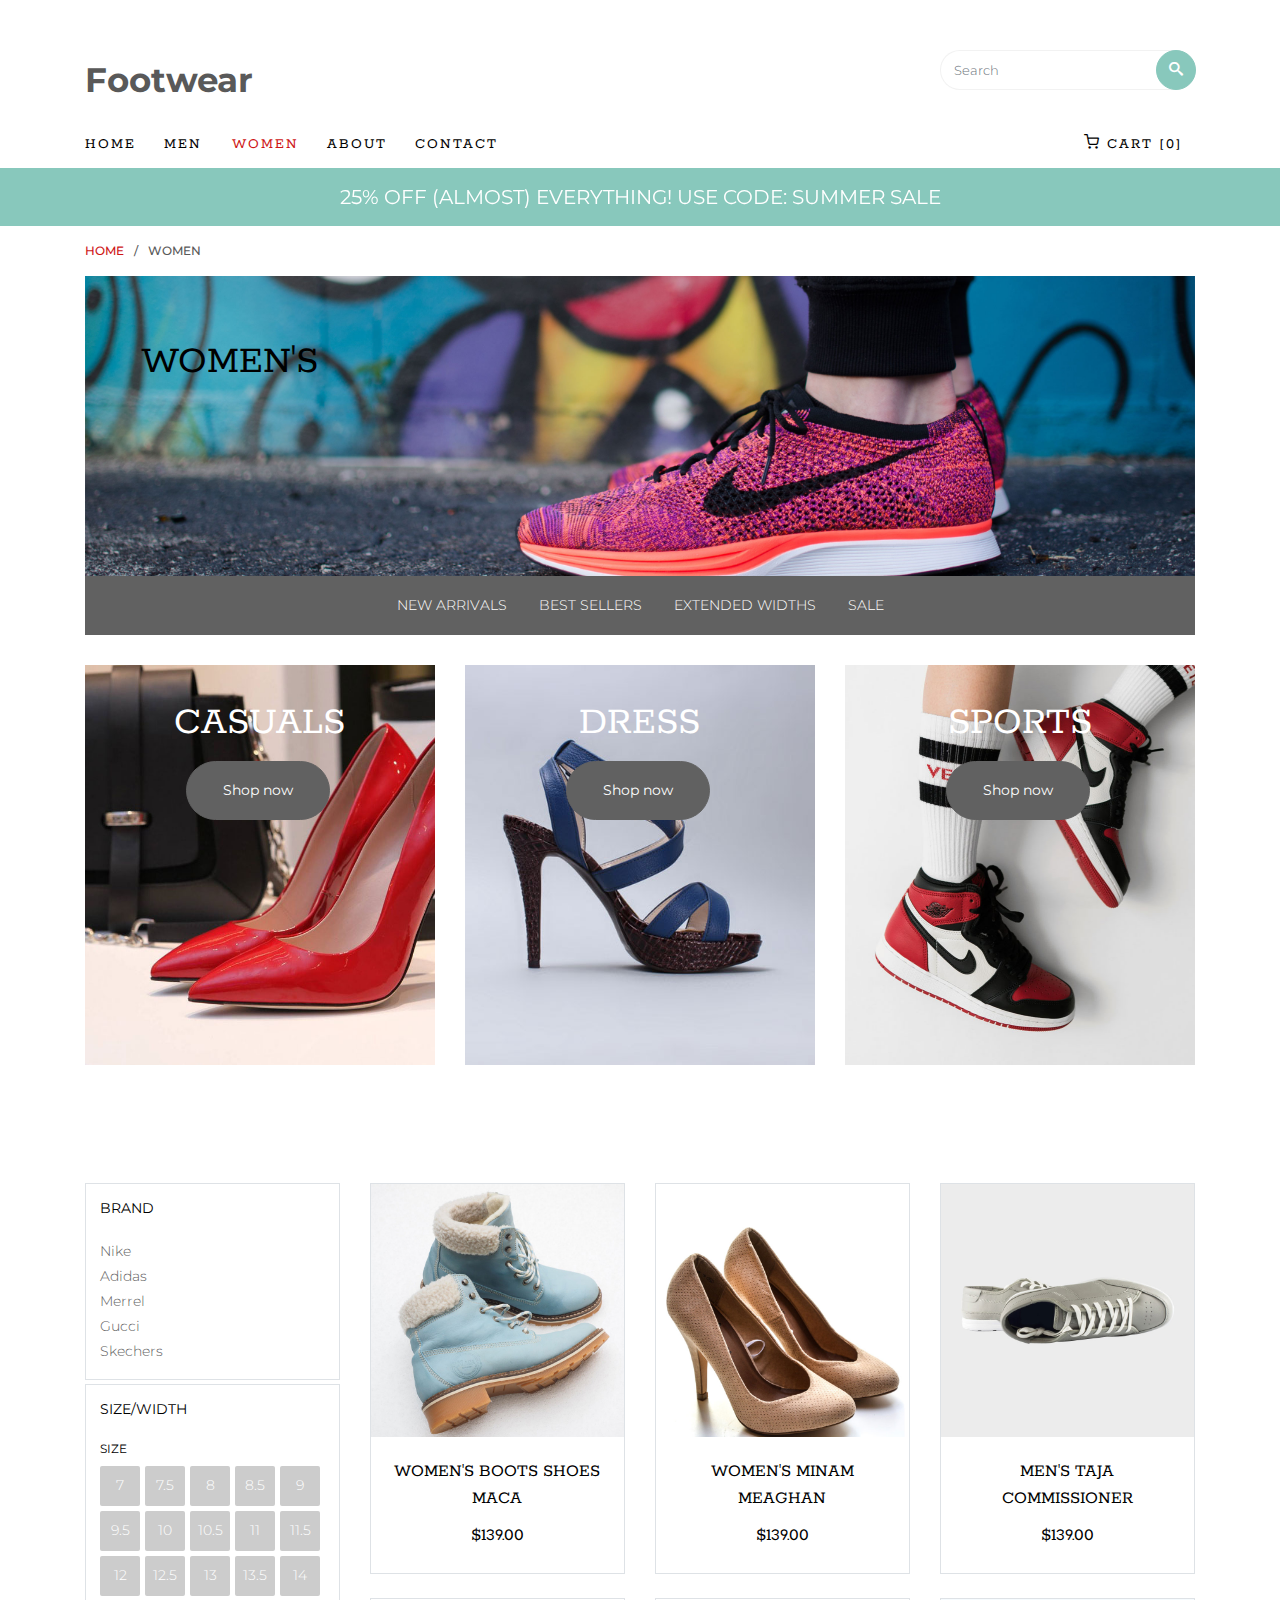
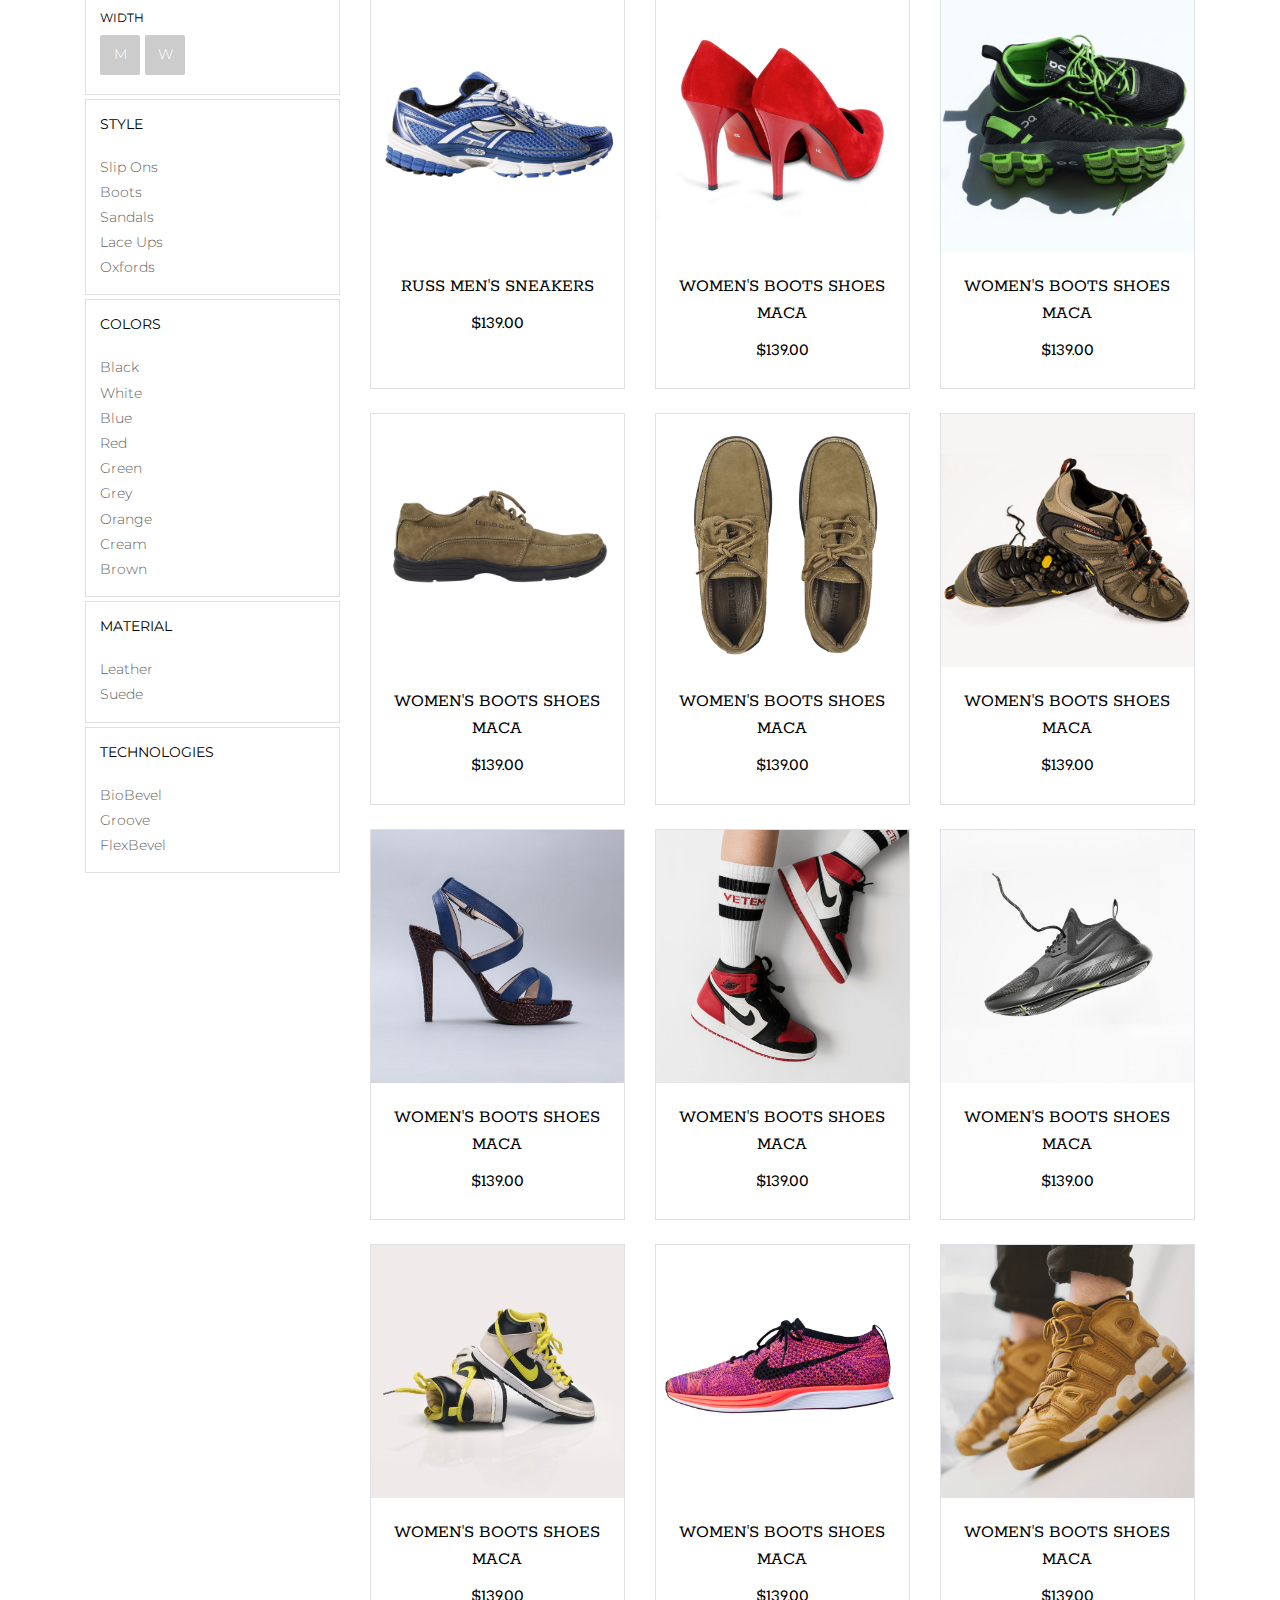
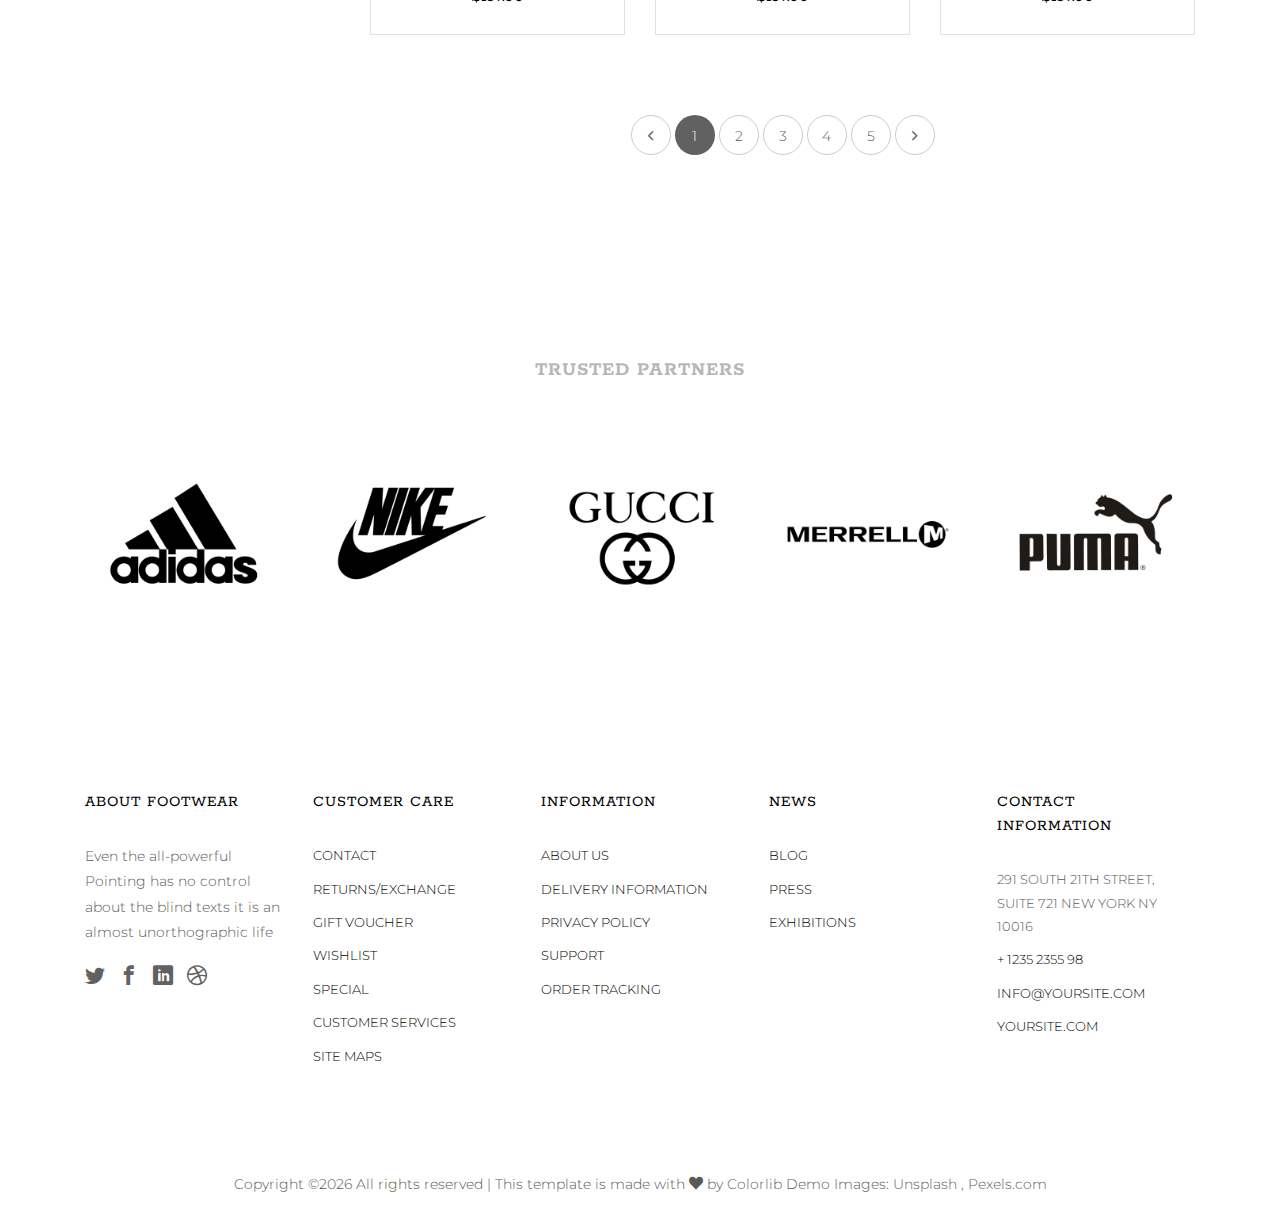
<file: women.html>
<!DOCTYPE HTML>
<html>
	<head>
	<title>Footwear - Free Bootstrap 4 Template by Colorlib</title>
   <meta charset="utf-8">
   <meta name="viewport" content="width=device-width, initial-scale=1, shrink-to-fit=no">

	<link href="https://fonts.googleapis.com/css?family=Montserrat:300,400,500,600,700" rel="stylesheet">
	<link href="https://fonts.googleapis.com/css?family=Rokkitt:100,300,400,700" rel="stylesheet">
	
	<!-- Animate.css -->
	<link rel="stylesheet" href="css/animate.css">
	<!-- Icomoon Icon Fonts-->
	<link rel="stylesheet" href="css/icomoon.css">
	<!-- Ion Icon Fonts-->
	<link rel="stylesheet" href="css/ionicons.min.css">
	<!-- Bootstrap  -->
	<link rel="stylesheet" href="css/bootstrap.min.css">

	<!-- Magnific Popup -->
	<link rel="stylesheet" href="css/magnific-popup.css">

	<!-- Flexslider  -->
	<link rel="stylesheet" href="css/flexslider.css">

	<!-- Owl Carousel -->
	<link rel="stylesheet" href="css/owl.carousel.min.css">
	<link rel="stylesheet" href="css/owl.theme.default.min.css">
	
	<!-- Date Picker -->
	<link rel="stylesheet" href="css/bootstrap-datepicker.css">
	<!-- Flaticons  -->
	<link rel="stylesheet" href="fonts/flaticon/font/flaticon.css">

	<!-- Theme style  -->
	<link rel="stylesheet" href="css/style.css">

	</head>
	<body>
		
	<div class="colorlib-loader"></div>

	<div id="page">
		<nav class="colorlib-nav" role="navigation">
			<div class="top-menu">
				<div class="container">
					<div class="row">
						<div class="col-sm-7 col-md-9">
							<div id="colorlib-logo"><a href="index.html">Footwear</a></div>
						</div>
						<div class="col-sm-5 col-md-3">
			            <form action="#" class="search-wrap">
			               <div class="form-group">
			                  <input type="search" class="form-control search" placeholder="Search">
			                  <button class="btn btn-primary submit-search text-center" type="submit"><i class="icon-search"></i></button>
			               </div>
			            </form>
			         </div>
		         </div>
					<div class="row">
						<div class="col-sm-12 text-left menu-1">
							<ul>
								<li><a href="index.html">Home</a></li>
								<li class="has-dropdown">
									<a href="men.html">Men</a>
									<ul class="dropdown">
										<li><a href="product-detail.html">Product Detail</a></li>
										<li><a href="cart.html">Shopping Cart</a></li>
										<li><a href="checkout.html">Checkout</a></li>
										<li><a href="order-complete.html">Order Complete</a></li>
										<li><a href="add-to-wishlist.html">Wishlist</a></li>
									</ul>
								</li>
								<li class="active"><a href="women.html">Women</a></li>
								<li><a href="about.html">About</a></li>
								<li><a href="contact.html">Contact</a></li>
								<li class="cart"><a href="cart.html"><i class="icon-shopping-cart"></i> Cart [0]</a></li>
							</ul>
						</div>
					</div>
				</div>
			</div>
			<div class="sale">
				<div class="container">
					<div class="row">
						<div class="col-sm-8 offset-sm-2 text-center">
							<div class="row">
								<div class="owl-carousel2">
									<div class="item">
										<div class="col">
											<h3><a href="#">25% off (Almost) Everything! Use Code: Summer Sale</a></h3>
										</div>
									</div>
									<div class="item">
										<div class="col">
											<h3><a href="#">Our biggest sale yet 50% off all summer shoes</a></h3>
										</div>
									</div>
								</div>
							</div>
						</div>
					</div>
				</div>
			</div>
		</nav>

		<div class="breadcrumbs">
			<div class="container">
				<div class="row">
					<div class="col">
						<p class="bread"><span><a href="index.html">Home</a></span> / <span>Women</span></p>
					</div>
				</div>
			</div>
		</div>

		<div class="breadcrumbs-two">
			<div class="container">
				<div class="row">
					<div class="col">
						<div class="breadcrumbs-img" style="background-image: url(images/cover-img-1.jpg);">
							<h2>Women's</h2>
						</div>
						<div class="menu text-center">
							<p><a href="#">New Arrivals</a> <a href="#">Best Sellers</a> <a href="#">Extended Widths</a> <a href="#">Sale</a></p>
						</div>
					</div>
				</div>
			</div>
		</div>

		<div class="colorlib-featured">
			<div class="container">
				<div class="row">
					<div class="col-sm-4 text-center">
						<div class="featured">
							<div class="featured-img featured-img-2" style="background-image: url(images/img_bg_2.jpg);">
								<h2>Casuals</h2>
								<p><a href="#" class="btn btn-primary btn-lg">Shop now</a></p>
							</div>
						</div>
					</div>
					<div class="col-sm-4 text-center">
						<div class="featured">
							<div class="featured-img featured-img-2" style="background-image: url(images/women.jpg);">
								<h2>Dress</h2>
								<p><a href="#" class="btn btn-primary btn-lg">Shop now</a></p>
							</div>
						</div>
					</div>
					<div class="col-sm-4 text-center">
						<div class="featured">
							<div class="featured-img featured-img-2" style="background-image: url(images/item-11.jpg);">
								<h2>Sports</h2>
								<p><a href="#" class="btn btn-primary btn-lg">Shop now</a></p>
							</div>
						</div>
					</div>
				</div>
			</div>
		</div>

		<div class="colorlib-product">
			<div class="container">
				<div class="row">
					<div class="col-lg-3 col-xl-3">
						<div class="row">
							<div class="col-sm-12">
								<div class="side border mb-1">
									<h3>Brand</h3>
									<ul>
										<li><a href="#">Nike</a></li>
										<li><a href="#">Adidas</a></li>
										<li><a href="#">Merrel</a></li>
										<li><a href="#">Gucci</a></li>
										<li><a href="#">Skechers</a></li>
									</ul>
								</div>
							</div>
							<div class="col-sm-12">
								<div class="side border mb-1">
									<h3>Size/Width</h3>
									<div class="block-26 mb-2">
										<h4>Size</h4>
					               <ul>
					                  <li><a href="#">7</a></li>
					                  <li><a href="#">7.5</a></li>
					                  <li><a href="#">8</a></li>
					                  <li><a href="#">8.5</a></li>
					                  <li><a href="#">9</a></li>
					                  <li><a href="#">9.5</a></li>
					                  <li><a href="#">10</a></li>
					                  <li><a href="#">10.5</a></li>
					                  <li><a href="#">11</a></li>
					                  <li><a href="#">11.5</a></li>
					                  <li><a href="#">12</a></li>
					                  <li><a href="#">12.5</a></li>
					                  <li><a href="#">13</a></li>
					                  <li><a href="#">13.5</a></li>
					                  <li><a href="#">14</a></li>
					               </ul>
					            </div>
					            <div class="block-26">
										<h4>Width</h4>
					               <ul>
					                  <li><a href="#">M</a></li>
					                  <li><a href="#">W</a></li>
					               </ul>
					            </div>
								</div>
							</div>
							<div class="col-sm-12">
								<div class="side border mb-1">
									<h3>Style</h3>
									<ul>
										<li><a href="#">Slip Ons</a></li>
										<li><a href="#">Boots</a></li>
										<li><a href="#">Sandals</a></li>
										<li><a href="#">Lace Ups</a></li>
										<li><a href="#">Oxfords</a></li>
									</ul>
								</div>
							</div>
							<div class="col-sm-12">
								<div class="side border mb-1">
									<h3>Colors</h3>
									<ul>
										<li><a href="#">Black</a></li>
										<li><a href="#">White</a></li>
										<li><a href="#">Blue</a></li>
										<li><a href="#">Red</a></li>
										<li><a href="#">Green</a></li>
										<li><a href="#">Grey</a></li>
										<li><a href="#">Orange</a></li>
										<li><a href="#">Cream</a></li>
										<li><a href="#">Brown</a></li>
									</ul>
								</div>
							</div>
							<div class="col-sm-12">
								<div class="side border mb-1">
									<h3>Material</h3>
									<ul>
										<li><a href="#">Leather</a></li>
										<li><a href="#">Suede</a></li>
									</ul>
								</div>
							</div>
							<div class="col-sm-12">
								<div class="side border mb-1">
									<h3>Technologies</h3>
									<ul>
										<li><a href="#">BioBevel</a></li>
										<li><a href="#">Groove</a></li>
										<li><a href="#">FlexBevel</a></li>
									</ul>
								</div>
							</div>
						</div>
					</div>
					<div class="col-lg-9 col-xl-9">
						<div class="row row-pb-md">
							<div class="col-lg-4 mb-4 text-center">
								<div class="product-entry border">
									<a href="#" class="prod-img">
										<img src="images/item-1.jpg" class="img-fluid" alt="Free html5 bootstrap 4 template">
									</a>
									<div class="desc">
										<h2><a href="#">Women's Boots Shoes Maca</a></h2>
										<span class="price">$139.00</span>
									</div>
								</div>
							</div>
							<div class="col-lg-4 mb-4 text-center">
								<div class="product-entry border">
									<a href="#" class="prod-img">
										<img src="images/item-2.jpg" class="img-fluid" alt="Free html5 bootstrap 4 template">
									</a>
									<div class="desc">
										<h2><a href="#">Women's Minam Meaghan</a></h2>
										<span class="price">$139.00</span>
									</div>
								</div>
							</div>
							<div class="col-lg-4 mb-4 text-center">
								<div class="product-entry border">
									<a href="#" class="prod-img">
										<img src="images/item-3.jpg" class="img-fluid" alt="Free html5 bootstrap 4 template">
									</a>
									<div class="desc">
										<h2><a href="#">Men's Taja Commissioner</a></h2>
										<span class="price">$139.00</span>
									</div>
								</div>
							</div>
							<div class="w-100"></div>
							<div class="col-lg-4 mb-4 text-center">
								<div class="product-entry border">
									<a href="#" class="prod-img">
										<img src="images/item-4.jpg" class="img-fluid" alt="Free html5 bootstrap 4 template">
									</a>
									<div class="desc">
										<h2><a href="#">Russ Men's Sneakers</a></h2>
										<span class="price">$139.00</span>
									</div>
								</div>
							</div>
							<div class="col-lg-4 mb-4 text-center">
								<div class="product-entry border">
									<a href="#" class="prod-img">
										<img src="images/item-5.jpg" class="img-fluid" alt="Free html5 bootstrap 4 template">
									</a>
									<div class="desc">
										<h2><a href="#">Women's Boots Shoes Maca</a></h2>
										<span class="price">$139.00</span>
									</div>
								</div>
							</div>
							<div class="col-lg-4 mb-4 text-center">
								<div class="product-entry border">
									<a href="#" class="prod-img">
										<img src="images/item-6.jpg" class="img-fluid" alt="Free html5 bootstrap 4 template">
									</a>
									<div class="desc">
										<h2><a href="#">Women's Boots Shoes Maca</a></h2>
										<span class="price">$139.00</span>
									</div>
								</div>
							</div>
							<div class="w-100"></div>
							<div class="col-lg-4 mb-4 text-center">
								<div class="product-entry border">
									<a href="#" class="prod-img">
										<img src="images/item-7.jpg" class="img-fluid" alt="Free html5 bootstrap 4 template">
									</a>
									<div class="desc">
										<h2><a href="#">Women's Boots Shoes Maca</a></h2>
										<span class="price">$139.00</span>
									</div>
								</div>
							</div>
							<div class="col-lg-4 mb-4 text-center">
								<div class="product-entry border">
									<a href="#" class="prod-img">
										<img src="images/item-8.jpg" class="img-fluid" alt="Free html5 bootstrap 4 template">
									</a>
									<div class="desc">
										<h2><a href="#">Women's Boots Shoes Maca</a></h2>
										<span class="price">$139.00</span>
									</div>
								</div>
							</div>
							<div class="col-lg-4 mb-4 text-center">
								<div class="product-entry border">
									<a href="#" class="prod-img">
										<img src="images/item-9.jpg" class="img-fluid" alt="Free html5 bootstrap 4 template">
									</a>
									<div class="desc">
										<h2><a href="#">Women's Boots Shoes Maca</a></h2>
										<span class="price">$139.00</span>
									</div>
								</div>
							</div>
							<div class="w-100"></div>
							<div class="col-lg-4 mb-4 text-center">
								<div class="product-entry border">
									<a href="#" class="prod-img">
										<img src="images/item-10.jpg" class="img-fluid" alt="Free html5 bootstrap 4 template">
									</a>
									<div class="desc">
										<h2><a href="#">Women's Boots Shoes Maca</a></h2>
										<span class="price">$139.00</span>
									</div>
								</div>
							</div>
							<div class="col-lg-4 mb-4 text-center">
								<div class="product-entry border">
									<a href="#" class="prod-img">
										<img src="images/item-11.jpg" class="img-fluid" alt="Free html5 bootstrap 4 template">
									</a>
									<div class="desc">
										<h2><a href="#">Women's Boots Shoes Maca</a></h2>
										<span class="price">$139.00</span>
									</div>
								</div>
							</div>
							<div class="col-lg-4 mb-4 text-center">
								<div class="product-entry border">
									<a href="#" class="prod-img">
										<img src="images/item-12.jpg" class="img-fluid" alt="Free html5 bootstrap 4 template">
									</a>
									<div class="desc">
										<h2><a href="#">Women's Boots Shoes Maca</a></h2>
										<span class="price">$139.00</span>
									</div>
								</div>
							</div>
							<div class="w-100"></div>
							<div class="col-lg-4 mb-4 text-center">
								<div class="product-entry border">
									<a href="#" class="prod-img">
										<img src="images/item-13.jpg" class="img-fluid" alt="Free html5 bootstrap 4 template">
									</a>
									<div class="desc">
										<h2><a href="#">Women's Boots Shoes Maca</a></h2>
										<span class="price">$139.00</span>
									</div>
								</div>
							</div>
							<div class="col-lg-4 mb-4 text-center">
								<div class="product-entry border">
									<a href="#" class="prod-img">
										<img src="images/item-14.jpg" class="img-fluid" alt="Free html5 bootstrap 4 template">
									</a>
									<div class="desc">
										<h2><a href="#">Women's Boots Shoes Maca</a></h2>
										<span class="price">$139.00</span>
									</div>
								</div>
							</div>
							<div class="col-lg-4 mb-4 text-center">
								<div class="product-entry border">
									<a href="#" class="prod-img">
										<img src="images/item-15.jpg" class="img-fluid" alt="Free html5 bootstrap 4 template">
									</a>
									<div class="desc">
										<h2><a href="#">Women's Boots Shoes Maca</a></h2>
										<span class="price">$139.00</span>
									</div>
								</div>
							</div>
						</div>
						<div class="row">
							<div class="col-md-12 text-center">
								<div class="block-27">
				               <ul>
					               <li><a href="#"><i class="ion-ios-arrow-back"></i></a></li>
				                  <li class="active"><span>1</span></li>
				                  <li><a href="#">2</a></li>
				                  <li><a href="#">3</a></li>
				                  <li><a href="#">4</a></li>
				                  <li><a href="#">5</a></li>
				                  <li><a href="#"><i class="ion-ios-arrow-forward"></i></a></li>
				               </ul>
				            </div>
							</div>
						</div>
					</div>
				</div>
			</div>
		</div>

		<div class="colorlib-partner">
			<div class="container">
				<div class="row">
					<div class="col-sm-8 offset-sm-2 text-center colorlib-heading colorlib-heading-sm">
						<h2>Trusted Partners</h2>
					</div>
				</div>
				<div class="row">
					<div class="col partner-col text-center">
						<img src="images/brand-1.jpg" class="img-fluid" alt="Free html4 bootstrap 4 template">
					</div>
					<div class="col partner-col text-center">
						<img src="images/brand-2.jpg" class="img-fluid" alt="Free html4 bootstrap 4 template">
					</div>
					<div class="col partner-col text-center">
						<img src="images/brand-3.jpg" class="img-fluid" alt="Free html4 bootstrap 4 template">
					</div>
					<div class="col partner-col text-center">
						<img src="images/brand-4.jpg" class="img-fluid" alt="Free html4 bootstrap 4 template">
					</div>
					<div class="col partner-col text-center">
						<img src="images/brand-5.jpg" class="img-fluid" alt="Free html4 bootstrap 4 template">
					</div>
				</div>
			</div>
		</div>

		<footer id="colorlib-footer" role="contentinfo">
			<div class="container">
				<div class="row row-pb-md">
					<div class="col footer-col colorlib-widget">
						<h4>About Footwear</h4>
						<p>Even the all-powerful Pointing has no control about the blind texts it is an almost unorthographic life</p>
						<p>
							<ul class="colorlib-social-icons">
								<li><a href="#"><i class="icon-twitter"></i></a></li>
								<li><a href="#"><i class="icon-facebook"></i></a></li>
								<li><a href="#"><i class="icon-linkedin"></i></a></li>
								<li><a href="#"><i class="icon-dribbble"></i></a></li>
							</ul>
						</p>
					</div>
					<div class="col footer-col colorlib-widget">
						<h4>Customer Care</h4>
						<p>
							<ul class="colorlib-footer-links">
								<li><a href="#">Contact</a></li>
								<li><a href="#">Returns/Exchange</a></li>
								<li><a href="#">Gift Voucher</a></li>
								<li><a href="#">Wishlist</a></li>
								<li><a href="#">Special</a></li>
								<li><a href="#">Customer Services</a></li>
								<li><a href="#">Site maps</a></li>
							</ul>
						</p>
					</div>
					<div class="col footer-col colorlib-widget">
						<h4>Information</h4>
						<p>
							<ul class="colorlib-footer-links">
								<li><a href="#">About us</a></li>
								<li><a href="#">Delivery Information</a></li>
								<li><a href="#">Privacy Policy</a></li>
								<li><a href="#">Support</a></li>
								<li><a href="#">Order Tracking</a></li>
							</ul>
						</p>
					</div>

					<div class="col footer-col">
						<h4>News</h4>
						<ul class="colorlib-footer-links">
							<li><a href="blog.html">Blog</a></li>
							<li><a href="#">Press</a></li>
							<li><a href="#">Exhibitions</a></li>
						</ul>
					</div>

					<div class="col footer-col">
						<h4>Contact Information</h4>
						<ul class="colorlib-footer-links">
							<li>291 South 21th Street, <br> Suite 721 New York NY 10016</li>
							<li><a href="tel://1234567920">+ 1235 2355 98</a></li>
							<li><a href="mailto:info@yoursite.com">info@yoursite.com</a></li>
							<li><a href="#">yoursite.com</a></li>
						</ul>
					</div>
				</div>
			</div>
			<div class="copy">
				<div class="row">
					<div class="col-sm-12 text-center">
						<p>
							<span><!-- Link back to Colorlib can't be removed. Template is licensed under CC BY 3.0. -->
Copyright &copy;<script>document.write(new Date().getFullYear());</script> All rights reserved | This template is made with <i class="icon-heart" aria-hidden="true"></i> by <a href="https://colorlib.com" target="_blank">Colorlib</a>
<!-- Link back to Colorlib can't be removed. Template is licensed under CC BY 3.0. --></span> 
							<span class="block">Demo Images: <a href="http://unsplash.co/" target="_blank">Unsplash</a> , <a href="http://pexels.com/" target="_blank">Pexels.com</a></span>
						</p>
					</div>
				</div>
			</div>
		</footer>
	</div>

	<div class="gototop js-top">
		<a href="#" class="js-gotop"><i class="ion-ios-arrow-up"></i></a>
	</div>
	
	<!-- jQuery -->
	<script src="js/jquery.min.js"></script>
   <!-- popper -->
   <script src="js/popper.min.js"></script>
   <!-- bootstrap 4.1 -->
   <script src="js/bootstrap.min.js"></script>
   <!-- jQuery easing -->
   <script src="js/jquery.easing.1.3.js"></script>
	<!-- Waypoints -->
	<script src="js/jquery.waypoints.min.js"></script>
	<!-- Flexslider -->
	<script src="js/jquery.flexslider-min.js"></script>
	<!-- Owl carousel -->
	<script src="js/owl.carousel.min.js"></script>
	<!-- Magnific Popup -->
	<script src="js/jquery.magnific-popup.min.js"></script>
	<script src="js/magnific-popup-options.js"></script>
	<!-- Date Picker -->
	<script src="js/bootstrap-datepicker.js"></script>
	<!-- Stellar Parallax -->
	<script src="js/jquery.stellar.min.js"></script>
	<!-- Main -->
	<script src="js/main.js"></script>

	</body>
</html>
</file>
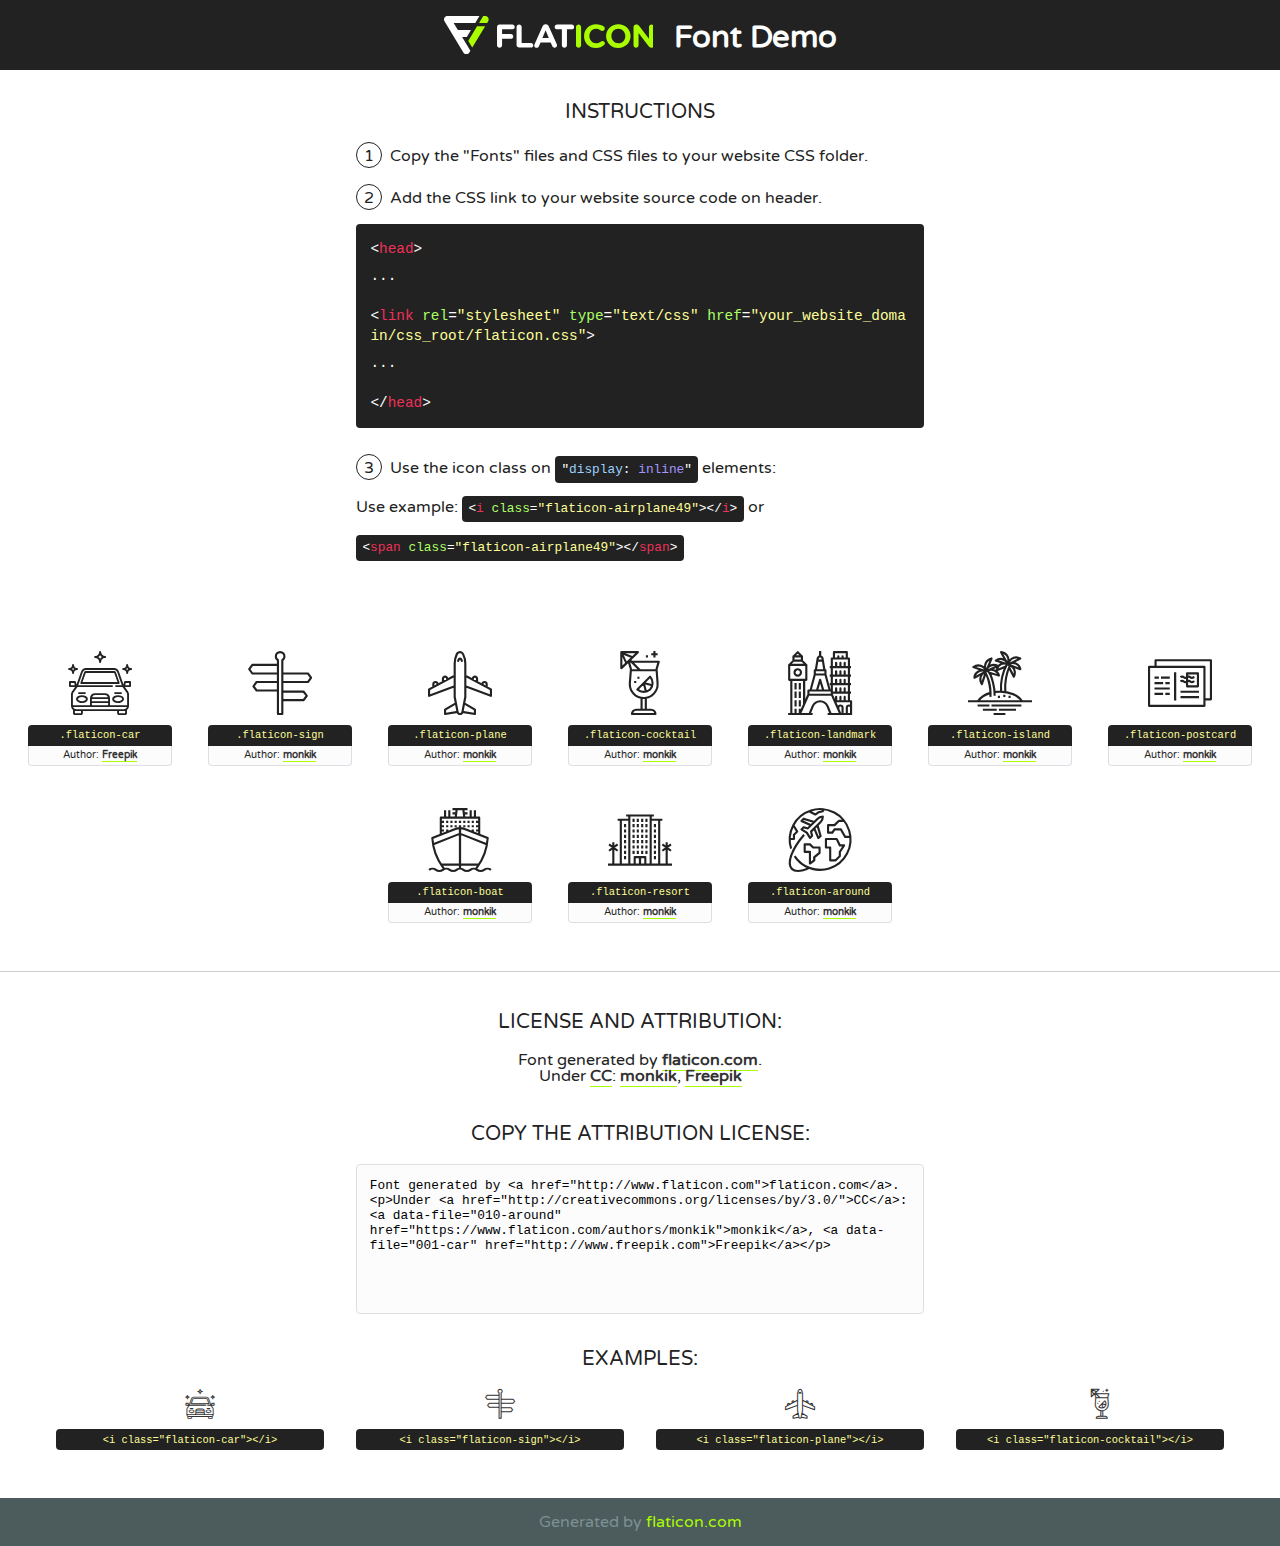
<file: fonts/flaticon/font/flaticon.html>
<!DOCTYPE html>
<!--
  Flaticon icon font: Flaticon
  Creation date: 19/02/2018 02:22
-->
<html>
<!DOCTYPE html>
<html>

<head>
    <title>Flaticon WebFont</title>
    <link href="http://fonts.googleapis.com/css?family=Varela+Round" rel="stylesheet" type="text/css" />
    <link rel="stylesheet" type="text/css" href="flaticon.css">
    <meta charset="UTF-8">
    <style>
    html, body, div, span, applet, object, iframe,
    h1, h2, h3, h4, h5, h6, p, blockquote, pre,
    a, abbr, acronym, address, big, cite, code,
    del, dfn, em, img, ins, kbd, q, s, samp,
    small, strike, strong, sub, sup, tt, var,
    b, u, i, center,
    dl, dt, dd, ol, ul, li,
    fieldset, form, label, legend,
    table, caption, tbody, tfoot, thead, tr, th, td,
    article, aside, canvas, details, embed, 
    figure, figcaption, footer, header, hgroup, 
    menu, nav, output, ruby, section, summary,
    time, mark, audio, video {
        margin: 0;
        padding: 0;
        border: 0;
        font-size: 100%;
        font: inherit;
        vertical-align: baseline;
    }
    /* HTML5 display-role reset for older browsers */
    article, aside, details, figcaption, figure, 
    footer, header, hgroup, menu, nav, section {
        display: block;
    }
    body {
        line-height: 1;
    }
    ol, ul {
        list-style: none;
    }
    blockquote, q {
        quotes: none;
    }
    blockquote:before, blockquote:after,
    q:before, q:after {
        content: '';
        content: none;
    }
    table {
        border-collapse: collapse;
        border-spacing: 0;
    }
    body {
        font-family: 'Varela Round', Helvetica, Arial, sans-serif;
        font-size: 16px;
        color: #222;
    }
    a {
        color: #333;
        border-bottom: 1px solid #a9fd00;
        font-weight: bold;
        text-decoration: none;
    }
    * {
        -moz-box-sizing: border-box;
        -webkit-box-sizing: border-box;
        box-sizing: border-box;
        margin: 0;
        padding: 0;
    }
    [class^="flaticon-"]:before, [class*=" flaticon-"]:before, [class^="flaticon-"]:after, [class*=" flaticon-"]:after {
        font-family: Flaticon;
        font-size: 30px;
        font-style: normal;
        margin-left: 20px;
        color: #333;
    }
    .wrapper {
        max-width: 600px;
        margin: auto;
        padding: 0 1em;
    }
    .title {
        font-size: 1.25em;
        text-align: center;
        margin-bottom: 1em;
        text-transform: uppercase;
    }
    header {
        text-align: center;
        background-color: #222;
        color: #fff;
        padding: 1em;
    }
    header .logo {
        width: 210px;
        height: 38px;
        display: inline-block;
        vertical-align: middle;
        margin-right: 1em;
        border: none;
    }
    header strong {
        font-size: 1.95em;
        font-weight: bold;
        vertical-align: middle;
        margin-top: 5px;
        display: inline-block;
    }
    .demo {
        margin: 2em auto;
        line-height: 1.25em;
    }
    .demo ul li {
        margin-bottom: 1em;
    }
    .demo ul li .num {
        color: #222;
        border-radius: 20px;
        display: inline-block;
        width: 26px;
        padding: 3px;
        height: 26px;
        text-align: center;
        margin-right: 0.5em;
        border: 1px solid #222;
    }
    .demo ul li code {
        background-color: #222;
        border-radius: 4px;
        padding: 0.25em 0.5em;
        display: inline-block;
        color: #fff;
        font-family: Consolas,Monaco,Lucida Console,Liberation Mono,DejaVu Sans Mono,Bitstream Vera Sans Mono,Courier New, monospace;
        font-weight: lighter;
        margin-top: 1em;
        font-size: 0.8em;
        word-break: break-all;
    }
    .demo ul li code.big {
        padding: 1em;
        font-size: 0.9em;
    }
    .demo ul li code .red {
        color: #EF3159;
    }
    .demo ul li code .green {
        color: #ACFF65;
    }
    .demo ul li code .yellow {
        color: #FFFF99;
    }
    .demo ul li code .blue {
        color: #99D3FF;
    }
    .demo ul li code .purple {
        color: #A295FF;
    }
    .demo ul li code .dots {
        margin-top: 0.5em;
        display: block;
    }
    #glyphs {
        border-bottom: 1px solid #ccc;
        padding: 2em 0;
        text-align: center;
    }
    .glyph {
        display: inline-block;
        width: 9em;
        margin: 1em;
        text-align: center;
        vertical-align: top;
        background: #FFF;
    }
    .glyph .glyph-icon {
        padding: 10px;
        display: block;
        font-family:"Flaticon";
        font-size: 64px;
        line-height: 1;
    }
    .glyph .glyph-icon:before {
        font-size: 64px;
        color: #222;
        margin-left: 0;
    }
    .class-name {
        font-size: 0.65em;
        background-color: #222;
        color: #fff;
        border-radius: 4px 4px 0 0;
        padding: 0.5em;
        color: #FFFF99;
        font-family: Consolas,Monaco,Lucida Console,Liberation Mono,DejaVu Sans Mono,Bitstream Vera Sans Mono,Courier New, monospace;
    }
    .author-name {
        font-size: 0.6em;
        background-color: #fcfcfd;
        border: 1px solid #DEDEE4;
        border-top: 0;
        border-radius: 0 0 4px 4px;
        padding: 0.5em;
    }
    .class-name:last-child {
        font-size: 10px;
        color:#888;
    }
    .class-name:last-child a {
        font-size: 10px;
        color:#555;
    }
    .class-name:last-child a:hover {
        color:#a9fd00;
    }
    .glyph > input {
        display: block;
        width: 100px;
        margin: 5px auto;
        text-align: center;
        font-size: 12px;
        cursor: text;
    }
    .glyph > input.icon-input {
        font-family:"Flaticon";
        font-size: 16px;
        margin-bottom: 10px;
    }
    .attribution .title {
        margin-top: 2em;
    }
    .attribution textarea {
        background-color: #fcfcfd;
        padding: 1em;
        border: none;
        box-shadow: none;
        border: 1px solid #DEDEE4;
        border-radius: 4px;
        resize: none;
        width: 100%;
        height: 150px;
        font-size: 0.8em;
        font-family: Consolas,Monaco,Lucida Console,Liberation Mono,DejaVu Sans Mono,Bitstream Vera Sans Mono,Courier New, monospace;
        -webkit-appearance: none;
    }
    .iconsuse {
        margin: 2em auto;
        text-align: center;
        max-width: 1200px;
    }
    .iconsuse:after {
        content: '';
        display: table;
        clear: both;
    }
    .iconsuse .image {
        float: left;
        width: 25%;
        padding: 0 1em;
    }
    .iconsuse .image p {
        margin-bottom: 1em;
    }
    .iconsuse .image span {
        display: block;
        font-size: 0.65em;
        background-color: #222;
        color: #fff;
        border-radius: 4px;
        padding: 0.5em;
        color: #FFFF99;
        margin-top: 1em;
        font-family: Consolas,Monaco,Lucida Console,Liberation Mono,DejaVu Sans Mono,Bitstream Vera Sans Mono,Courier New, monospace;
    }
    #footer {
        text-align: center;
        background-color: #4C5B5C;
        color: #7c9192;
        padding: 1em;
    }
    #footer a {
        border: none;
        color: #a9fd00;
        font-weight: normal;
    }
    @media (max-width: 960px) {
        .iconsuse .image {
            width: 50%;
        }
    }
    @media (max-width: 560px) {
        .iconsuse .image {
            width: 100%;
        }
    }
    </style>
</head>

<body class="characters-off">

    <header>
        <a href="http://www.flaticon.com" target="_blank" class="logo">
            <svg version="1.1" xmlns="http://www.w3.org/2000/svg" xmlns:xlink="http://www.w3.org/1999/xlink" xmlns:a="http://ns.adobe.com/AdobeSVGViewerExtensions/3.0/" viewBox="0 0 560.875 102.036" enable-background="new 0 0 560.875 102.036" xml:space="preserve">
                <defs>
                </defs>
                <g>
                    <g class="letters">
                        <path fill="#ffffff" d="M141.596,29.675c0-3.777,2.985-6.767,6.764-6.767h34.438c3.426,0,6.15,2.728,6.15,6.15
                        c0,3.43-2.724,6.149-6.15,6.149h-27.674v13.091h23.719c3.429,0,6.151,2.724,6.151,6.15c0,3.43-2.723,6.149-6.151,6.149h-23.719
                        v17.574c0,3.773-2.986,6.761-6.764,6.761c-3.779,0-6.764-2.989-6.764-6.761V29.675z"></path>
                        <path fill="#ffffff" d="M193.844,29.149c0-3.781,2.985-6.767,6.764-6.767c3.776,0,6.763,2.985,6.763,6.767v42.957h25.039
                        c3.426,0,6.149,2.726,6.149,6.153c0,3.425-2.723,6.15-6.149,6.15h-31.802c-3.779,0-6.764-2.986-6.764-6.768V29.149z"></path>
                        <path fill="#ffffff" d="M241.891,75.71l21.438-48.407c1.492-3.341,4.215-5.357,7.906-5.357h0.792
                        c3.686,0,6.323,2.017,7.815,5.357l21.439,48.407c0.436,0.967,0.701,1.845,0.701,2.723c0,3.602-2.809,6.501-6.414,6.501
                        c-3.161,0-5.269-1.845-6.499-4.655l-4.132-9.661h-27.059l-4.301,10.102c-1.144,2.631-3.426,4.214-6.237,4.214
                        c-3.517,0-6.24-2.81-6.24-6.325C241.1,77.64,241.451,76.677,241.891,75.71z M279.932,58.666l-8.521-20.297l-8.526,20.297H279.932
                        z"></path>
                        <path fill="#ffffff" d="M314.864,35.387H301.86c-3.429,0-6.239-2.813-6.239-6.238c0-3.429,2.811-6.24,6.239-6.24h39.533
                        c3.426,0,6.237,2.811,6.237,6.24c0,3.425-2.811,6.238-6.237,6.238h-13.001v42.785c0,3.773-2.99,6.761-6.764,6.761
                        c-3.779,0-6.764-2.989-6.764-6.761V35.387z"></path>
                        <path fill="#A9FD00" d="M352.615,29.149c0-3.781,2.985-6.767,6.767-6.767c3.774,0,6.761,2.985,6.761,6.767v49.024
                        c0,3.773-2.987,6.761-6.761,6.761c-3.781,0-6.767-2.989-6.767-6.761V29.149z"></path>
                        <path fill="#A9FD00" d="M374.132,53.836v-0.179c0-17.481,13.178-31.801,32.065-31.801c9.22,0,15.459,2.458,20.557,6.238
                        c1.402,1.054,2.637,2.985,2.637,5.357c0,3.692-2.985,6.59-6.681,6.59c-1.845,0-3.071-0.702-4.044-1.319
                        c-3.776-2.813-7.729-4.393-12.562-4.393c-10.364,0-17.831,8.611-17.831,19.154v0.173c0,10.542,7.291,19.329,17.831,19.329
                        c5.715,0,9.492-1.756,13.359-4.834c1.049-0.874,2.458-1.491,4.039-1.491c3.429,0,6.325,2.813,6.325,6.236
                        c0,2.106-1.056,3.78-2.282,4.834c-5.539,4.834-12.036,7.733-21.878,7.733C387.572,85.464,374.132,71.493,374.132,53.836z"></path>
                        <path fill="#A9FD00" d="M433.009,53.836v-0.179c0-17.481,13.79-31.801,32.766-31.801c18.981,0,32.592,14.143,32.592,31.628v0.173
                        c0,17.483-13.785,31.807-32.769,31.807C446.625,85.464,433.009,71.32,433.009,53.836z M484.224,53.836v-0.179
                        c0-10.539-7.725-19.326-18.626-19.326c-10.893,0-18.449,8.611-18.449,19.154v0.173c0,10.542,7.73,19.329,18.626,19.329
                        C476.676,72.986,484.224,64.378,484.224,53.836z"></path>
                        <path fill="#A9FD00" d="M506.233,29.321c0-3.774,2.99-6.763,6.767-6.763h1.401c3.252,0,5.183,1.583,7.029,3.953l26.093,34.265
                        V29.059c0-3.692,2.99-6.677,6.681-6.677c3.683,0,6.671,2.985,6.671,6.677v48.934c0,3.78-2.987,6.765-6.764,6.765h-0.436
                        c-3.257,0-5.188-1.581-7.034-3.953l-27.056-35.492v32.944c0,3.687-2.985,6.676-6.678,6.676c-3.683,0-6.673-2.989-6.673-6.676
                        V29.321z"></path>
                    </g>
                    <g class="insignia">
                        <path fill="#ffffff" d="M48.372,56.137h12.517l11.156-18.537H37.186L25.688,18.539h57.825L94.668,0H9.271
                        C5.925,0,2.842,1.801,1.198,4.716c-1.644,2.907-1.593,6.482,0.134,9.343l50.38,83.501c1.678,2.781,4.689,4.476,7.938,4.476
                        c3.246,0,6.257-1.695,7.935-4.476l2.898-4.804L48.372,56.137z"></path>
                        <g class="i">
                            <path fill="#A9FD00" d="M93.575,18.539h0.031v0.004l21.652,0.004l2.705-4.488c1.727-2.861,1.778-6.436,0.133-9.343
                            C116.454,1.801,113.371,0,110.026,0h-5.294L93.575,18.539z"></path>
                            <polygon fill="#A9FD00" points="88.291,27.356 64.725,66.486 75.519,84.404 109.942,27.356"></polygon>
                        </g>
                    </g>
                </g>
            </svg>
        </a>
        <strong>Font Demo</strong>
    </header>


    <section class="demo wrapper">

        <p class="title">Instructions</p>

        <ul>
            <li>
                <span class="num">1</span>Copy the "Fonts" files and CSS files to your website CSS folder.
            </li>
            <li>
                <span class="num">2</span>Add the CSS link to your website source code on header.
                <code class="big">
                    &lt;<span class="red">head</span>&gt;
                    <br/><span class="dots">...</span>
                    <br/>&lt;<span class="red">link</span> <span class="green">rel</span>=<span class="yellow">"stylesheet"</span> <span class="green">type</span>=<span class="yellow">"text/css"</span> <span class="green">href</span>=<span class="yellow">"your_website_domain/css_root/flaticon.css"</span>&gt;
                    <br/><span class="dots">...</span>
                    <br/>&lt;/<span class="red">head</span>&gt;
                </code>
            </li>

            <li>
                <p>
                    <span class="num">3</span>Use the icon class on <code>"<span class="blue">display</span>:<span class="purple"> inline</span>"</code> elements:
                    <br />
                    Use example: <code>&lt;<span class="red">i</span> <span class="green">class</span>=<span class="yellow">&quot;flaticon-airplane49&quot;</span>&gt;&lt;/<span class="red">i</span>&gt;</code> or <code>&lt;<span class="red">span</span> <span class="green">class</span>=<span class="yellow">&quot;flaticon-airplane49&quot;</span>&gt;&lt;/<span class="red">span</span>&gt;</code>
            </li>
        </ul>

    </section>




   <section id="glyphs">          
    
      
        <div class="glyph"><div class="glyph-icon flaticon-car"></div>
            <div class="class-name">.flaticon-car</div>
            <div class="author-name">Author: <a data-file="001-car" href="http://www.freepik.com">Freepik</a> </div> 
        </div>        
        
        <div class="glyph"><div class="glyph-icon flaticon-sign"></div>
            <div class="class-name">.flaticon-sign</div>
            <div class="author-name">Author: <a data-file="002-sign" href="https://www.flaticon.com/authors/monkik">monkik</a> </div> 
        </div>        
        
        <div class="glyph"><div class="glyph-icon flaticon-plane"></div>
            <div class="class-name">.flaticon-plane</div>
            <div class="author-name">Author: <a data-file="003-plane" href="https://www.flaticon.com/authors/monkik">monkik</a> </div> 
        </div>        
        
        <div class="glyph"><div class="glyph-icon flaticon-cocktail"></div>
            <div class="class-name">.flaticon-cocktail</div>
            <div class="author-name">Author: <a data-file="004-cocktail" href="https://www.flaticon.com/authors/monkik">monkik</a> </div> 
        </div>        
        
        <div class="glyph"><div class="glyph-icon flaticon-landmark"></div>
            <div class="class-name">.flaticon-landmark</div>
            <div class="author-name">Author: <a data-file="005-landmark" href="https://www.flaticon.com/authors/monkik">monkik</a> </div> 
        </div>        
        
        <div class="glyph"><div class="glyph-icon flaticon-island"></div>
            <div class="class-name">.flaticon-island</div>
            <div class="author-name">Author: <a data-file="006-island" href="https://www.flaticon.com/authors/monkik">monkik</a> </div> 
        </div>        
        
        <div class="glyph"><div class="glyph-icon flaticon-postcard"></div>
            <div class="class-name">.flaticon-postcard</div>
            <div class="author-name">Author: <a data-file="007-postcard" href="https://www.flaticon.com/authors/monkik">monkik</a> </div> 
        </div>        
        
        <div class="glyph"><div class="glyph-icon flaticon-boat"></div>
            <div class="class-name">.flaticon-boat</div>
            <div class="author-name">Author: <a data-file="008-boat" href="https://www.flaticon.com/authors/monkik">monkik</a> </div> 
        </div>        
        
        <div class="glyph"><div class="glyph-icon flaticon-resort"></div>
            <div class="class-name">.flaticon-resort</div>
            <div class="author-name">Author: <a data-file="009-resort" href="https://www.flaticon.com/authors/monkik">monkik</a> </div> 
        </div>        
        
        <div class="glyph"><div class="glyph-icon flaticon-around"></div>
            <div class="class-name">.flaticon-around</div>
            <div class="author-name">Author: <a data-file="010-around" href="https://www.flaticon.com/authors/monkik">monkik</a> </div> 
        </div>        
        

    </section>



    <section class="attribution wrapper"   style="text-align:center;">

      <div class="title">License and attribution:</div><div class="attrDiv">Font generated by <a href="http://www.flaticon.com">flaticon.com</a>. <div><p>Under <a href="http://creativecommons.org/licenses/by/3.0/">CC</a>: <a data-file="010-around" href="https://www.flaticon.com/authors/monkik">monkik</a>, <a data-file="001-car" href="http://www.freepik.com">Freepik</a></p>  </div>
      </div>
      <div class="title">Copy the Attribution License:</div>

    <textarea onclick="this.focus();this.select();">Font generated by &lt;a href=&quot;http://www.flaticon.com&quot;&gt;flaticon.com&lt;/a&gt;. <p>Under <a href="http://creativecommons.org/licenses/by/3.0/">CC</a>: <a data-file="010-around" href="https://www.flaticon.com/authors/monkik">monkik</a>, <a data-file="001-car" href="http://www.freepik.com">Freepik</a></p>  
     </textarea>

    </section>

    <section class="iconsuse">

          <div class="title">Examples:</div>            
             
            <div class="image">
                <p>
                    <i class="glyph-icon flaticon-car"></i> 
                    <span>&lt;i class=&quot;flaticon-car&quot;&gt;&lt;/i&gt;</span>
                </p>
            </div>
            
            <div class="image">
                <p>
                    <i class="glyph-icon flaticon-sign"></i> 
                    <span>&lt;i class=&quot;flaticon-sign&quot;&gt;&lt;/i&gt;</span>
                </p>
            </div>
            
            <div class="image">
                <p>
                    <i class="glyph-icon flaticon-plane"></i> 
                    <span>&lt;i class=&quot;flaticon-plane&quot;&gt;&lt;/i&gt;</span>
                </p>
            </div>
            
            <div class="image">
                <p>
                    <i class="glyph-icon flaticon-cocktail"></i> 
                    <span>&lt;i class=&quot;flaticon-cocktail&quot;&gt;&lt;/i&gt;</span>
                </p>
            </div>
                       
        </div>
                            
    </section>

<div id="footer">
    <div>Generated by <a href="http://www.flaticon.com">flaticon.com</a>
    </div>
</div>



</body>
</html>
</file>
<file: css/icomoon.css>
@font-face {
  font-family: 'icomoon';
  src:  url('fonts/icomoon.eot?tmere9');
  src:  url('fonts/icomoon.eot?tmere9#iefix') format('embedded-opentype'),
    url('fonts/icomoon.ttf?tmere9') format('truetype'),
    url('fonts/icomoon.woff?tmere9') format('woff'),
    url('fonts/icomoon.svg?tmere9#icomoon') format('svg');
  font-weight: normal;
  font-style: normal;
}

[class^="icon-"], [class*=" icon-"] {
  /* use !important to prevent issues with browser extensions that change fonts */
  font-family: 'icomoon' !important;
  speak: none;
  font-style: normal;
  font-weight: normal;
  font-variant: normal;
  text-transform: none;
  line-height: 1;

  /* Better Font Rendering =========== */
  -webkit-font-smoothing: antialiased;
  -moz-osx-font-smoothing: grayscale;
}

.icon-activity:before {
  content: "\e900";
}
.icon-airplay:before {
  content: "\e901";
}
.icon-alert-circle:before {
  content: "\e902";
}
.icon-alert-octagon:before {
  content: "\e903";
}
.icon-alert-triangle:before {
  content: "\e904";
}
.icon-align-center:before {
  content: "\e905";
}
.icon-align-justify:before {
  content: "\e906";
}
.icon-align-left:before {
  content: "\e907";
}
.icon-align-right:before {
  content: "\e908";
}
.icon-anchor:before {
  content: "\e909";
}
.icon-aperture:before {
  content: "\e90a";
}
.icon-arrow-down3:before {
  content: "\e90b";
}
.icon-arrow-down-circle:before {
  content: "\e90c";
}
.icon-arrow-down-left3:before {
  content: "\e90d";
}
.icon-arrow-down-right3:before {
  content: "\e90e";
}
.icon-arrow-left3:before {
  content: "\e90f";
}
.icon-arrow-left-circle:before {
  content: "\e910";
}
.icon-arrow-right3:before {
  content: "\e911";
}
.icon-arrow-right-circle:before {
  content: "\e912";
}
.icon-arrow-up3:before {
  content: "\e913";
}
.icon-arrow-up-circle:before {
  content: "\e914";
}
.icon-arrow-up-left3:before {
  content: "\e915";
}
.icon-arrow-up-right3:before {
  content: "\e916";
}
.icon-at-sign:before {
  content: "\e917";
}
.icon-award:before {
  content: "\e918";
}
.icon-bar-chart:before {
  content: "\e919";
}
.icon-bar-chart-2:before {
  content: "\e91a";
}
.icon-battery:before {
  content: "\e91b";
}
.icon-battery-charging:before {
  content: "\e91c";
}
.icon-bell2:before {
  content: "\e91d";
}
.icon-bell-off:before {
  content: "\e91e";
}
.icon-bluetooth:before {
  content: "\e91f";
}
.icon-bold2:before {
  content: "\e920";
}
.icon-book2:before {
  content: "\e921";
}
.icon-book-open:before {
  content: "\e922";
}
.icon-bookmark2:before {
  content: "\e923";
}
.icon-box:before {
  content: "\e924";
}
.icon-briefcase2:before {
  content: "\e925";
}
.icon-calendar2:before {
  content: "\e926";
}
.icon-camera2:before {
  content: "\e927";
}
.icon-camera-off:before {
  content: "\e928";
}
.icon-cast:before {
  content: "\e929";
}
.icon-check:before {
  content: "\e92a";
}
.icon-check-circle:before {
  content: "\e92b";
}
.icon-check-square:before {
  content: "\e92c";
}
.icon-chevron-down:before {
  content: "\e92d";
}
.icon-chevron-left:before {
  content: "\e92e";
}
.icon-chevron-right:before {
  content: "\e92f";
}
.icon-chevron-up:before {
  content: "\e930";
}
.icon-chevrons-down:before {
  content: "\e931";
}
.icon-chevrons-left:before {
  content: "\e932";
}
.icon-chevrons-right:before {
  content: "\e933";
}
.icon-chevrons-up:before {
  content: "\e934";
}
.icon-chrome2:before {
  content: "\e935";
}
.icon-circle:before {
  content: "\e936";
}
.icon-clipboard2:before {
  content: "\e937";
}
.icon-clock3:before {
  content: "\e938";
}
.icon-cloud2:before {
  content: "\e939";
}
.icon-cloud-drizzle:before {
  content: "\e93a";
}
.icon-cloud-lightning:before {
  content: "\e93b";
}
.icon-cloud-off:before {
  content: "\e93c";
}
.icon-cloud-rain:before {
  content: "\e93d";
}
.icon-cloud-snow:before {
  content: "\e93e";
}
.icon-code:before {
  content: "\e93f";
}
.icon-codepen2:before {
  content: "\e940";
}
.icon-command2:before {
  content: "\e941";
}
.icon-compass3:before {
  content: "\e942";
}
.icon-copy2:before {
  content: "\e943";
}
.icon-corner-down-left:before {
  content: "\e944";
}
.icon-corner-down-right:before {
  content: "\e945";
}
.icon-corner-left-down:before {
  content: "\e946";
}
.icon-corner-left-up:before {
  content: "\e947";
}
.icon-corner-right-down:before {
  content: "\e948";
}
.icon-corner-right-up:before {
  content: "\e949";
}
.icon-corner-up-left:before {
  content: "\e94a";
}
.icon-corner-up-right:before {
  content: "\e94b";
}
.icon-cpu:before {
  content: "\e94c";
}
.icon-credit-card2:before {
  content: "\e94d";
}
.icon-crop2:before {
  content: "\e94e";
}
.icon-crosshair:before {
  content: "\e94f";
}
.icon-database2:before {
  content: "\e950";
}
.icon-delete:before {
  content: "\e951";
}
.icon-disc:before {
  content: "\e952";
}
.icon-dollar-sign:before {
  content: "\e953";
}
.icon-download4:before {
  content: "\e954";
}
.icon-download-cloud:before {
  content: "\e955";
}
.icon-droplet2:before {
  content: "\e956";
}
.icon-edit:before {
  content: "\e957";
}
.icon-edit-2:before {
  content: "\e958";
}
.icon-edit-3:before {
  content: "\e959";
}
.icon-external-link:before {
  content: "\e95a";
}
.icon-eye2:before {
  content: "\e95b";
}
.icon-eye-off:before {
  content: "\e95c";
}
.icon-facebook3:before {
  content: "\e95d";
}
.icon-fast-forward:before {
  content: "\e95e";
}
.icon-feather:before {
  content: "\e95f";
}
.icon-file:before {
  content: "\e960";
}
.icon-file-minus:before {
  content: "\e961";
}
.icon-file-plus:before {
  content: "\e962";
}
.icon-file-text3:before {
  content: "\e963";
}
.icon-film2:before {
  content: "\e964";
}
.icon-filter2:before {
  content: "\e965";
}
.icon-flag2:before {
  content: "\e966";
}
.icon-folder2:before {
  content: "\e967";
}
.icon-folder-minus2:before {
  content: "\e968";
}
.icon-folder-plus2:before {
  content: "\e969";
}
.icon-git-branch:before {
  content: "\e96a";
}
.icon-git-commit:before {
  content: "\e96b";
}
.icon-git-merge:before {
  content: "\e96c";
}
.icon-git-pull-request:before {
  content: "\e96d";
}
.icon-github2:before {
  content: "\e96e";
}
.icon-gitlab:before {
  content: "\e96f";
}
.icon-globe:before {
  content: "\e970";
}
.icon-grid:before {
  content: "\e971";
}
.icon-hard-drive:before {
  content: "\e972";
}
.icon-hash:before {
  content: "\e973";
}
.icon-headphones2:before {
  content: "\e974";
}
.icon-heart2:before {
  content: "\e975";
}
.icon-help-circle:before {
  content: "\e976";
}
.icon-home4:before {
  content: "\e977";
}
.icon-image2:before {
  content: "\e978";
}
.icon-inbox:before {
  content: "\e979";
}
.icon-info2:before {
  content: "\e97a";
}
.icon-instagram2:before {
  content: "\e97b";
}
.icon-italic2:before {
  content: "\e97c";
}
.icon-layers:before {
  content: "\e97d";
}
.icon-layout:before {
  content: "\e97e";
}
.icon-life-buoy:before {
  content: "\e97f";
}
.icon-link2:before {
  content: "\e980";
}
.icon-link-2:before {
  content: "\e981";
}
.icon-linkedin3:before {
  content: "\e982";
}
.icon-list3:before {
  content: "\e983";
}
.icon-loader:before {
  content: "\e984";
}
.icon-lock2:before {
  content: "\e985";
}
.icon-log-in:before {
  content: "\e986";
}
.icon-log-out:before {
  content: "\e987";
}
.icon-mail5:before {
  content: "\e988";
}
.icon-map3:before {
  content: "\e989";
}
.icon-map-pin:before {
  content: "\e98a";
}
.icon-maximize:before {
  content: "\e98b";
}
.icon-maximize-2:before {
  content: "\e98c";
}
.icon-menu5:before {
  content: "\e98d";
}
.icon-message-circle:before {
  content: "\e98e";
}
.icon-message-square:before {
  content: "\e98f";
}
.icon-mic2:before {
  content: "\e990";
}
.icon-mic-off:before {
  content: "\e991";
}
.icon-minimize:before {
  content: "\e992";
}
.icon-minimize-2:before {
  content: "\e993";
}
.icon-minus2:before {
  content: "\e994";
}
.icon-minus-circle:before {
  content: "\e995";
}
.icon-minus-square:before {
  content: "\e996";
}
.icon-monitor:before {
  content: "\e997";
}
.icon-moon:before {
  content: "\e998";
}
.icon-more-horizontal:before {
  content: "\e999";
}
.icon-more-vertical:before {
  content: "\e99a";
}
.icon-move:before {
  content: "\e99b";
}
.icon-music2:before {
  content: "\e99c";
}
.icon-navigation:before {
  content: "\e99d";
}
.icon-navigation-2:before {
  content: "\e99e";
}
.icon-octagon:before {
  content: "\e99f";
}
.icon-package:before {
  content: "\e9a0";
}
.icon-paperclip:before {
  content: "\e9a1";
}
.icon-pause3:before {
  content: "\e9a2";
}
.icon-pause-circle:before {
  content: "\e9a3";
}
.icon-percent:before {
  content: "\e9a4";
}
.icon-phone2:before {
  content: "\e9a5";
}
.icon-phone-call:before {
  content: "\e9a6";
}
.icon-phone-forwarded:before {
  content: "\e9a7";
}
.icon-phone-incoming:before {
  content: "\e9a8";
}
.icon-phone-missed:before {
  content: "\e9a9";
}
.icon-phone-off:before {
  content: "\e9aa";
}
.icon-phone-outgoing:before {
  content: "\e9ab";
}
.icon-pie-chart2:before {
  content: "\e9ac";
}
.icon-play4:before {
  content: "\e9ad";
}
.icon-play-circle:before {
  content: "\e9ae";
}
.icon-plus2:before {
  content: "\e9af";
}
.icon-plus-circle:before {
  content: "\e9b0";
}
.icon-plus-square:before {
  content: "\e9b1";
}
.icon-pocket:before {
  content: "\e9b2";
}
.icon-power2:before {
  content: "\e9b3";
}
.icon-printer2:before {
  content: "\e9b4";
}
.icon-radio:before {
  content: "\e9b5";
}
.icon-refresh-ccw:before {
  content: "\e9b6";
}
.icon-refresh-cw:before {
  content: "\e9b7";
}
.icon-repeat:before {
  content: "\e9b8";
}
.icon-rewind:before {
  content: "\e9b9";
}
.icon-rotate-ccw:before {
  content: "\e9ba";
}
.icon-rotate-cw:before {
  content: "\e9bb";
}
.icon-rss3:before {
  content: "\e9bc";
}
.icon-save:before {
  content: "\e9bd";
}
.icon-scissors2:before {
  content: "\e9be";
}
.icon-search2:before {
  content: "\e9bf";
}
.icon-send:before {
  content: "\e9c0";
}
.icon-server:before {
  content: "\e9c1";
}
.icon-settings:before {
  content: "\e9c2";
}
.icon-share3:before {
  content: "\e9c3";
}
.icon-share-2:before {
  content: "\e9c4";
}
.icon-shield2:before {
  content: "\e9c5";
}
.icon-shield-off:before {
  content: "\e9c6";
}
.icon-shopping-bag:before {
  content: "\e9c7";
}
.icon-shopping-cart:before {
  content: "\e9c8";
}
.icon-shuffle2:before {
  content: "\e9c9";
}
.icon-sidebar:before {
  content: "\e9ca";
}
.icon-skip-back:before {
  content: "\e9cb";
}
.icon-skip-forward:before {
  content: "\e9cc";
}
.icon-slack:before {
  content: "\e9cd";
}
.icon-slash:before {
  content: "\e9ce";
}
.icon-sliders:before {
  content: "\e9cf";
}
.icon-smartphone:before {
  content: "\e9d0";
}
.icon-speaker:before {
  content: "\e9d1";
}
.icon-square:before {
  content: "\e9d2";
}
.icon-star:before {
  content: "\e9d3";
}
.icon-stop-circle:before {
  content: "\e9d4";
}
.icon-sun2:before {
  content: "\e9d5";
}
.icon-sunrise:before {
  content: "\e9d6";
}
.icon-sunset:before {
  content: "\e9d7";
}
.icon-tablet2:before {
  content: "\e9d8";
}
.icon-tag:before {
  content: "\e9d9";
}
.icon-target2:before {
  content: "\e9da";
}
.icon-terminal2:before {
  content: "\e9db";
}
.icon-thermometer:before {
  content: "\e9dc";
}
.icon-thumbs-down:before {
  content: "\e9dd";
}
.icon-thumbs-up:before {
  content: "\e9de";
}
.icon-toggle-left:before {
  content: "\e9df";
}
.icon-toggle-right:before {
  content: "\e9e0";
}
.icon-trash:before {
  content: "\e9e1";
}
.icon-trash-2:before {
  content: "\e9e2";
}
.icon-trending-down:before {
  content: "\e9e3";
}
.icon-trending-up:before {
  content: "\e9e4";
}
.icon-triangle:before {
  content: "\e9e5";
}
.icon-truck2:before {
  content: "\e9e6";
}
.icon-tv2:before {
  content: "\e9e7";
}
.icon-twitter2:before {
  content: "\e9e8";
}
.icon-type:before {
  content: "\e9e9";
}
.icon-umbrella:before {
  content: "\e9ea";
}
.icon-underline2:before {
  content: "\e9eb";
}
.icon-unlock:before {
  content: "\e9ec";
}
.icon-upload4:before {
  content: "\e9ed";
}
.icon-upload-cloud:before {
  content: "\e9ee";
}
.icon-user2:before {
  content: "\e9ef";
}
.icon-user-check2:before {
  content: "\e9f0";
}
.icon-user-minus2:before {
  content: "\e9f1";
}
.icon-user-plus2:before {
  content: "\e9f2";
}
.icon-user-x:before {
  content: "\e9f3";
}
.icon-users2:before {
  content: "\e9f4";
}
.icon-video:before {
  content: "\e9f5";
}
.icon-video-off:before {
  content: "\e9f6";
}
.icon-voicemail:before {
  content: "\e9f7";
}
.icon-volume:before {
  content: "\e9f8";
}
.icon-volume-1:before {
  content: "\e9f9";
}
.icon-volume-2:before {
  content: "\e9fa";
}
.icon-volume-x:before {
  content: "\e9fb";
}
.icon-watch:before {
  content: "\e9fc";
}
.icon-wifi:before {
  content: "\e9fd";
}
.icon-wifi-off:before {
  content: "\e9fe";
}
.icon-wind:before {
  content: "\e9ff";
}
.icon-x:before {
  content: "\ea00";
}
.icon-x-circle:before {
  content: "\ea01";
}
.icon-x-square:before {
  content: "\ea02";
}
.icon-zap:before {
  content: "\ea03";
}
.icon-zap-off:before {
  content: "\ea04";
}
.icon-zoom-in2:before {
  content: "\ea05";
}
.icon-zoom-out2:before {
  content: "\ea06";
}
.icon-times:before {
  content: "\ea07";
}
.icon-tick:before {
  content: "\ea08";
}
.icon-plus3:before {
  content: "\ea09";
}
.icon-minus3:before {
  content: "\ea0a";
}
.icon-equals:before {
  content: "\ea0b";
}
.icon-divide:before {
  content: "\ea0c";
}
.icon-chevron-right2:before {
  content: "\ea0d";
}
.icon-chevron-left2:before {
  content: "\ea0e";
}
.icon-arrow-right-thick:before {
  content: "\ea0f";
}
.icon-arrow-left-thick:before {
  content: "\ea10";
}
.icon-th-small:before {
  content: "\ea11";
}
.icon-th-menu:before {
  content: "\ea12";
}
.icon-th-list:before {
  content: "\ea13";
}
.icon-th-large:before {
  content: "\ea14";
}
.icon-home5:before {
  content: "\ea15";
}
.icon-arrow-forward:before {
  content: "\ea16";
}
.icon-arrow-back:before {
  content: "\ea17";
}
.icon-rss4:before {
  content: "\ea18";
}
.icon-location3:before {
  content: "\ea19";
}
.icon-link3:before {
  content: "\ea1a";
}
.icon-image3:before {
  content: "\ea1b";
}
.icon-arrow-up-thick:before {
  content: "\ea1c";
}
.icon-arrow-down-thick:before {
  content: "\ea1d";
}
.icon-starburst:before {
  content: "\ea1e";
}
.icon-starburst-outline:before {
  content: "\ea1f";
}
.icon-star2:before {
  content: "\ea20";
}
.icon-flow-children:before {
  content: "\ea21";
}
.icon-export:before {
  content: "\ea22";
}
.icon-delete2:before {
  content: "\ea23";
}
.icon-delete-outline:before {
  content: "\ea24";
}
.icon-cloud-storage:before {
  content: "\ea25";
}
.icon-wi-fi:before {
  content: "\ea26";
}
.icon-heart3:before {
  content: "\ea27";
}
.icon-flash:before {
  content: "\ea28";
}
.icon-cancel:before {
  content: "\ea29";
}
.icon-backspace:before {
  content: "\ea2a";
}
.icon-attachment2:before {
  content: "\ea2b";
}
.icon-arrow-move:before {
  content: "\ea2c";
}
.icon-warning2:before {
  content: "\ea2d";
}
.icon-user3:before {
  content: "\ea2e";
}
.icon-radar:before {
  content: "\ea2f";
}
.icon-lock-open:before {
  content: "\ea30";
}
.icon-lock-closed:before {
  content: "\ea31";
}
.icon-location-arrow:before {
  content: "\ea32";
}
.icon-info3:before {
  content: "\ea33";
}
.icon-user-delete:before {
  content: "\ea34";
}
.icon-user-add:before {
  content: "\ea35";
}
.icon-media-pause:before {
  content: "\ea36";
}
.icon-group:before {
  content: "\ea37";
}
.icon-chart-pie:before {
  content: "\ea38";
}
.icon-chart-line:before {
  content: "\ea39";
}
.icon-chart-bar:before {
  content: "\ea3a";
}
.icon-chart-area:before {
  content: "\ea3b";
}
.icon-video2:before {
  content: "\ea3c";
}
.icon-point-of-interest:before {
  content: "\ea3d";
}
.icon-infinity:before {
  content: "\ea3e";
}
.icon-globe2:before {
  content: "\ea3f";
}
.icon-eye3:before {
  content: "\ea40";
}
.icon-cog2:before {
  content: "\ea41";
}
.icon-camera3:before {
  content: "\ea42";
}
.icon-upload5:before {
  content: "\ea43";
}
.icon-scissors3:before {
  content: "\ea44";
}
.icon-refresh:before {
  content: "\ea45";
}
.icon-pin:before {
  content: "\ea46";
}
.icon-key3:before {
  content: "\ea47";
}
.icon-info-large:before {
  content: "\ea48";
}
.icon-eject2:before {
  content: "\ea49";
}
.icon-download5:before {
  content: "\ea4a";
}
.icon-zoom:before {
  content: "\ea4b";
}
.icon-zoom-out3:before {
  content: "\ea4c";
}
.icon-zoom-in3:before {
  content: "\ea4d";
}
.icon-sort-numerically:before {
  content: "\ea4e";
}
.icon-sort-alphabetically:before {
  content: "\ea4f";
}
.icon-input-checked:before {
  content: "\ea50";
}
.icon-calender:before {
  content: "\ea51";
}
.icon-world:before {
  content: "\ea52";
}
.icon-notes:before {
  content: "\ea53";
}
.icon-code2:before {
  content: "\ea54";
}
.icon-arrow-sync:before {
  content: "\ea55";
}
.icon-arrow-shuffle:before {
  content: "\ea56";
}
.icon-arrow-repeat:before {
  content: "\ea57";
}
.icon-arrow-minimise:before {
  content: "\ea58";
}
.icon-arrow-maximise:before {
  content: "\ea59";
}
.icon-arrow-loop:before {
  content: "\ea5a";
}
.icon-anchor2:before {
  content: "\ea5b";
}
.icon-spanner:before {
  content: "\ea5c";
}
.icon-puzzle:before {
  content: "\ea5d";
}
.icon-power3:before {
  content: "\ea5e";
}
.icon-plane:before {
  content: "\ea5f";
}
.icon-pi:before {
  content: "\ea60";
}
.icon-phone3:before {
  content: "\ea61";
}
.icon-microphone:before {
  content: "\ea62";
}
.icon-media-rewind:before {
  content: "\ea63";
}
.icon-flag3:before {
  content: "\ea64";
}
.icon-adjust-brightness:before {
  content: "\ea65";
}
.icon-waves:before {
  content: "\ea66";
}
.icon-social-twitter:before {
  content: "\ea67";
}
.icon-social-facebook:before {
  content: "\ea68";
}
.icon-social-dribbble:before {
  content: "\ea69";
}
.icon-media-stop:before {
  content: "\ea6a";
}
.icon-media-record:before {
  content: "\ea6b";
}
.icon-media-play:before {
  content: "\ea6c";
}
.icon-media-fast-forward:before {
  content: "\ea6d";
}
.icon-media-eject:before {
  content: "\ea6e";
}
.icon-social-vimeo:before {
  content: "\ea6f";
}
.icon-social-tumbler:before {
  content: "\ea70";
}
.icon-social-skype:before {
  content: "\ea71";
}
.icon-social-pinterest:before {
  content: "\ea72";
}
.icon-social-linkedin:before {
  content: "\ea73";
}
.icon-social-last-fm:before {
  content: "\ea74";
}
.icon-social-github:before {
  content: "\ea75";
}
.icon-social-flickr:before {
  content: "\ea76";
}
.icon-at:before {
  content: "\ea77";
}
.icon-times-outline:before {
  content: "\ea78";
}
.icon-plus-outline:before {
  content: "\ea79";
}
.icon-minus-outline:before {
  content: "\ea7a";
}
.icon-tick-outline:before {
  content: "\ea7b";
}
.icon-th-large-outline:before {
  content: "\ea7c";
}
.icon-equals-outline:before {
  content: "\ea7d";
}
.icon-divide-outline:before {
  content: "\ea7e";
}
.icon-chevron-right-outline:before {
  content: "\ea7f";
}
.icon-chevron-left-outline:before {
  content: "\ea80";
}
.icon-arrow-right-outline:before {
  content: "\ea81";
}
.icon-arrow-left-outline:before {
  content: "\ea82";
}
.icon-th-small-outline:before {
  content: "\ea83";
}
.icon-th-menu-outline:before {
  content: "\ea84";
}
.icon-th-list-outline:before {
  content: "\ea85";
}
.icon-news:before {
  content: "\ea86";
}
.icon-home-outline:before {
  content: "\ea87";
}
.icon-arrow-up-outline:before {
  content: "\ea88";
}
.icon-arrow-forward-outline:before {
  content: "\ea89";
}
.icon-arrow-down-outline:before {
  content: "\ea8a";
}
.icon-arrow-back-outline:before {
  content: "\ea8b";
}
.icon-trash2:before {
  content: "\ea8c";
}
.icon-rss-outline:before {
  content: "\ea8d";
}
.icon-message:before {
  content: "\ea8e";
}
.icon-location-outline:before {
  content: "\ea8f";
}
.icon-link-outline:before {
  content: "\ea90";
}
.icon-image-outline:before {
  content: "\ea91";
}
.icon-export-outline:before {
  content: "\ea92";
}
.icon-cross2:before {
  content: "\ea93";
}
.icon-wi-fi-outline:before {
  content: "\ea94";
}
.icon-star-outline:before {
  content: "\ea95";
}
.icon-media-pause-outline:before {
  content: "\ea96";
}
.icon-mail6:before {
  content: "\ea97";
}
.icon-heart-outline:before {
  content: "\ea98";
}
.icon-flash-outline:before {
  content: "\ea99";
}
.icon-cancel-outline:before {
  content: "\ea9a";
}
.icon-beaker:before {
  content: "\ea9b";
}
.icon-arrow-move-outline:before {
  content: "\ea9c";
}
.icon-watch2:before {
  content: "\ea9d";
}
.icon-warning-outline:before {
  content: "\ea9e";
}
.icon-time:before {
  content: "\ea9f";
}
.icon-radar-outline:before {
  content: "\eaa0";
}
.icon-lock-open-outline:before {
  content: "\eaa1";
}
.icon-location-arrow-outline:before {
  content: "\eaa2";
}
.icon-info-outline:before {
  content: "\eaa3";
}
.icon-backspace-outline:before {
  content: "\eaa4";
}
.icon-attachment-outline:before {
  content: "\eaa5";
}
.icon-user-outline:before {
  content: "\eaa6";
}
.icon-user-delete-outline:before {
  content: "\eaa7";
}
.icon-user-add-outline:before {
  content: "\eaa8";
}
.icon-lock-closed-outline:before {
  content: "\eaa9";
}
.icon-group-outline:before {
  content: "\eaaa";
}
.icon-chart-pie-outline:before {
  content: "\eaab";
}
.icon-chart-line-outline:before {
  content: "\eaac";
}
.icon-chart-bar-outline:before {
  content: "\eaad";
}
.icon-chart-area-outline:before {
  content: "\eaae";
}
.icon-video-outline:before {
  content: "\eaaf";
}
.icon-point-of-interest-outline:before {
  content: "\eab0";
}
.icon-map4:before {
  content: "\eab1";
}
.icon-key-outline:before {
  content: "\eab2";
}
.icon-infinity-outline:before {
  content: "\eab3";
}
.icon-globe-outline:before {
  content: "\eab4";
}
.icon-eye-outline:before {
  content: "\eab5";
}
.icon-cog-outline:before {
  content: "\eab6";
}
.icon-camera-outline:before {
  content: "\eab7";
}
.icon-upload-outline:before {
  content: "\eab8";
}
.icon-support:before {
  content: "\eab9";
}
.icon-scissors-outline:before {
  content: "\eaba";
}
.icon-refresh-outline:before {
  content: "\eabb";
}
.icon-info-large-outline:before {
  content: "\eabc";
}
.icon-eject-outline:before {
  content: "\eabd";
}
.icon-download-outline:before {
  content: "\eabe";
}
.icon-battery-mid:before {
  content: "\eabf";
}
.icon-battery-low:before {
  content: "\eac0";
}
.icon-battery-high:before {
  content: "\eac1";
}
.icon-zoom-outline:before {
  content: "\eac2";
}
.icon-zoom-out-outline:before {
  content: "\eac3";
}
.icon-zoom-in-outline:before {
  content: "\eac4";
}
.icon-tag2:before {
  content: "\eac5";
}
.icon-tabs-outline:before {
  content: "\eac6";
}
.icon-pin-outline:before {
  content: "\eac7";
}
.icon-message-typing:before {
  content: "\eac8";
}
.icon-directions:before {
  content: "\eac9";
}
.icon-battery-full:before {
  content: "\eaca";
}
.icon-battery-charge:before {
  content: "\eacb";
}
.icon-pipette:before {
  content: "\eacc";
}
.icon-pencil3:before {
  content: "\eacd";
}
.icon-folder3:before {
  content: "\eace";
}
.icon-folder-delete:before {
  content: "\eacf";
}
.icon-folder-add:before {
  content: "\ead0";
}
.icon-edit2:before {
  content: "\ead1";
}
.icon-document:before {
  content: "\ead2";
}
.icon-document-delete:before {
  content: "\ead3";
}
.icon-document-add:before {
  content: "\ead4";
}
.icon-brush:before {
  content: "\ead5";
}
.icon-thumbs-up2:before {
  content: "\ead6";
}
.icon-thumbs-down2:before {
  content: "\ead7";
}
.icon-pen2:before {
  content: "\ead8";
}
.icon-sort-numerically-outline:before {
  content: "\ead9";
}
.icon-sort-alphabetically-outline:before {
  content: "\eada";
}
.icon-social-last-fm-circular:before {
  content: "\eadb";
}
.icon-social-github-circular:before {
  content: "\eadc";
}
.icon-compass4:before {
  content: "\eadd";
}
.icon-bookmark3:before {
  content: "\eade";
}
.icon-input-checked-outline:before {
  content: "\eadf";
}
.icon-code-outline:before {
  content: "\eae0";
}
.icon-calender-outline:before {
  content: "\eae1";
}
.icon-business-card:before {
  content: "\eae2";
}
.icon-arrow-up4:before {
  content: "\eae3";
}
.icon-arrow-sync-outline:before {
  content: "\eae4";
}
.icon-arrow-right4:before {
  content: "\eae5";
}
.icon-arrow-repeat-outline:before {
  content: "\eae6";
}
.icon-arrow-loop-outline:before {
  content: "\eae7";
}
.icon-arrow-left4:before {
  content: "\eae8";
}
.icon-flow-switch:before {
  content: "\eae9";
}
.icon-flow-parallel:before {
  content: "\eaea";
}
.icon-flow-merge:before {
  content: "\eaeb";
}
.icon-document-text:before {
  content: "\eaec";
}
.icon-clipboard3:before {
  content: "\eaed";
}
.icon-calculator2:before {
  content: "\eaee";
}
.icon-arrow-minimise-outline:before {
  content: "\eaef";
}
.icon-arrow-maximise-outline:before {
  content: "\eaf0";
}
.icon-arrow-down4:before {
  content: "\eaf1";
}
.icon-gift2:before {
  content: "\eaf2";
}
.icon-film3:before {
  content: "\eaf3";
}
.icon-database3:before {
  content: "\eaf4";
}
.icon-bell3:before {
  content: "\eaf5";
}
.icon-anchor-outline:before {
  content: "\eaf6";
}
.icon-adjust-contrast:before {
  content: "\eaf7";
}
.icon-world-outline:before {
  content: "\eaf8";
}
.icon-shopping-bag2:before {
  content: "\eaf9";
}
.icon-power-outline:before {
  content: "\eafa";
}
.icon-notes-outline:before {
  content: "\eafb";
}
.icon-device-tablet:before {
  content: "\eafc";
}
.icon-device-phone:before {
  content: "\eafd";
}
.icon-device-laptop:before {
  content: "\eafe";
}
.icon-device-desktop:before {
  content: "\eaff";
}
.icon-briefcase3:before {
  content: "\eb00";
}
.icon-stopwatch2:before {
  content: "\eb01";
}
.icon-spanner-outline:before {
  content: "\eb02";
}
.icon-puzzle-outline:before {
  content: "\eb03";
}
.icon-printer3:before {
  content: "\eb04";
}
.icon-pi-outline:before {
  content: "\eb05";
}
.icon-lightbulb:before {
  content: "\eb06";
}
.icon-flag-outline:before {
  content: "\eb07";
}
.icon-contacts:before {
  content: "\eb08";
}
.icon-archive:before {
  content: "\eb09";
}
.icon-weather-stormy:before {
  content: "\eb0a";
}
.icon-weather-shower:before {
  content: "\eb0b";
}
.icon-weather-partly-sunny:before {
  content: "\eb0c";
}
.icon-weather-downpour:before {
  content: "\eb0d";
}
.icon-weather-cloudy:before {
  content: "\eb0e";
}
.icon-plane-outline:before {
  content: "\eb0f";
}
.icon-phone-outline:before {
  content: "\eb10";
}
.icon-microphone-outline:before {
  content: "\eb11";
}
.icon-weather-windy:before {
  content: "\eb12";
}
.icon-weather-windy-cloudy:before {
  content: "\eb13";
}
.icon-weather-sunny:before {
  content: "\eb14";
}
.icon-weather-snow:before {
  content: "\eb15";
}
.icon-weather-night:before {
  content: "\eb16";
}
.icon-media-stop-outline:before {
  content: "\eb17";
}
.icon-media-rewind-outline:before {
  content: "\eb18";
}
.icon-media-record-outline:before {
  content: "\eb19";
}
.icon-media-play-outline:before {
  content: "\eb1a";
}
.icon-media-fast-forward-outline:before {
  content: "\eb1b";
}
.icon-media-eject-outline:before {
  content: "\eb1c";
}
.icon-wine:before {
  content: "\eb1d";
}
.icon-waves-outline:before {
  content: "\eb1e";
}
.icon-ticket2:before {
  content: "\eb1f";
}
.icon-tags:before {
  content: "\eb20";
}
.icon-plug:before {
  content: "\eb21";
}
.icon-headphones3:before {
  content: "\eb22";
}
.icon-credit-card3:before {
  content: "\eb23";
}
.icon-coffee:before {
  content: "\eb24";
}
.icon-book3:before {
  content: "\eb25";
}
.icon-beer:before {
  content: "\eb26";
}
.icon-volume2:before {
  content: "\eb27";
}
.icon-volume-up:before {
  content: "\eb28";
}
.icon-volume-mute3:before {
  content: "\eb29";
}
.icon-volume-down:before {
  content: "\eb2a";
}
.icon-social-vimeo-circular:before {
  content: "\eb2b";
}
.icon-social-twitter-circular:before {
  content: "\eb2c";
}
.icon-social-pinterest-circular:before {
  content: "\eb2d";
}
.icon-social-linkedin-circular:before {
  content: "\eb2e";
}
.icon-social-facebook-circular:before {
  content: "\eb2f";
}
.icon-social-dribbble-circular:before {
  content: "\eb30";
}
.icon-tree2:before {
  content: "\eb31";
}
.icon-thermometer2:before {
  content: "\eb32";
}
.icon-social-tumbler-circular:before {
  content: "\eb33";
}
.icon-social-skype-outline:before {
  content: "\eb34";
}
.icon-social-flickr-circular:before {
  content: "\eb35";
}
.icon-social-at-circular:before {
  content: "\eb36";
}
.icon-shopping-cart2:before {
  content: "\eb37";
}
.icon-messages:before {
  content: "\eb38";
}
.icon-leaf2:before {
  content: "\eb39";
}
.icon-feather2:before {
  content: "\eb3a";
}
.icon-box2:before {
  content: "\eb3b";
}
.icon-write:before {
  content: "\eb3c";
}
.icon-clock4:before {
  content: "\eb3d";
}
.icon-reply2:before {
  content: "\eb3e";
}
.icon-reply-all:before {
  content: "\eb3f";
}
.icon-forward4:before {
  content: "\eb40";
}
.icon-flag4:before {
  content: "\eb41";
}
.icon-search3:before {
  content: "\eb42";
}
.icon-trash3:before {
  content: "\eb43";
}
.icon-envelope:before {
  content: "\eb44";
}
.icon-bubble3:before {
  content: "\eb45";
}
.icon-bubbles5:before {
  content: "\eb46";
}
.icon-user4:before {
  content: "\eb47";
}
.icon-users3:before {
  content: "\eb48";
}
.icon-cloud3:before {
  content: "\eb49";
}
.icon-download6:before {
  content: "\eb4a";
}
.icon-upload6:before {
  content: "\eb4b";
}
.icon-rain:before {
  content: "\eb4c";
}
.icon-sun3:before {
  content: "\eb4d";
}
.icon-moon2:before {
  content: "\eb4e";
}
.icon-bell4:before {
  content: "\eb4f";
}
.icon-folder4:before {
  content: "\eb50";
}
.icon-pin2:before {
  content: "\eb51";
}
.icon-sound:before {
  content: "\eb52";
}
.icon-microphone2:before {
  content: "\eb53";
}
.icon-camera4:before {
  content: "\eb54";
}
.icon-image4:before {
  content: "\eb55";
}
.icon-cog3:before {
  content: "\eb56";
}
.icon-calendar3:before {
  content: "\eb57";
}
.icon-book4:before {
  content: "\eb58";
}
.icon-map-marker:before {
  content: "\eb59";
}
.icon-store:before {
  content: "\eb5a";
}
.icon-support2:before {
  content: "\eb5b";
}
.icon-tag3:before {
  content: "\eb5c";
}
.icon-heart4:before {
  content: "\eb5d";
}
.icon-video-camera2:before {
  content: "\eb5e";
}
.icon-trophy2:before {
  content: "\eb5f";
}
.icon-cart2:before {
  content: "\eb60";
}
.icon-eye4:before {
  content: "\eb61";
}
.icon-cancel2:before {
  content: "\eb62";
}
.icon-chart:before {
  content: "\eb63";
}
.icon-target3:before {
  content: "\eb64";
}
.icon-printer4:before {
  content: "\eb65";
}
.icon-location4:before {
  content: "\eb66";
}
.icon-bookmark4:before {
  content: "\eb67";
}
.icon-monitor2:before {
  content: "\eb68";
}
.icon-cross3:before {
  content: "\eb69";
}
.icon-plus4:before {
  content: "\eb6a";
}
.icon-left:before {
  content: "\eb6b";
}
.icon-up:before {
  content: "\eb6c";
}
.icon-browser:before {
  content: "\eb6d";
}
.icon-windows2:before {
  content: "\eb6e";
}
.icon-switch2:before {
  content: "\eb6f";
}
.icon-dashboard:before {
  content: "\eb70";
}
.icon-play5:before {
  content: "\eb71";
}
.icon-fast-forward2:before {
  content: "\eb72";
}
.icon-next3:before {
  content: "\eb73";
}
.icon-refresh2:before {
  content: "\eb74";
}
.icon-film4:before {
  content: "\eb75";
}
.icon-home6:before {
  content: "\eb76";
}
.icon-home:before {
  content: "\eb77";
}
.icon-home2:before {
  content: "\eb78";
}
.icon-home3:before {
  content: "\eb79";
}
.icon-office:before {
  content: "\eb7a";
}
.icon-newspaper:before {
  content: "\eb7b";
}
.icon-pencil:before {
  content: "\eb7c";
}
.icon-pencil2:before {
  content: "\eb7d";
}
.icon-quill:before {
  content: "\eb7e";
}
.icon-pen:before {
  content: "\eb7f";
}
.icon-blog:before {
  content: "\eb80";
}
.icon-eyedropper:before {
  content: "\eb81";
}
.icon-droplet:before {
  content: "\eb82";
}
.icon-paint-format:before {
  content: "\eb83";
}
.icon-image:before {
  content: "\eb84";
}
.icon-images:before {
  content: "\eb85";
}
.icon-camera:before {
  content: "\eb86";
}
.icon-headphones:before {
  content: "\eb87";
}
.icon-music:before {
  content: "\eb88";
}
.icon-play:before {
  content: "\eb89";
}
.icon-film:before {
  content: "\eb8a";
}
.icon-video-camera:before {
  content: "\eb8b";
}
.icon-dice:before {
  content: "\eb8c";
}
.icon-pacman:before {
  content: "\eb8d";
}
.icon-spades:before {
  content: "\eb8e";
}
.icon-clubs:before {
  content: "\eb8f";
}
.icon-diamonds:before {
  content: "\eb90";
}
.icon-bullhorn:before {
  content: "\eb91";
}
.icon-connection:before {
  content: "\eb92";
}
.icon-podcast:before {
  content: "\eb93";
}
.icon-feed:before {
  content: "\eb94";
}
.icon-mic:before {
  content: "\eb95";
}
.icon-book:before {
  content: "\eb96";
}
.icon-books:before {
  content: "\eb97";
}
.icon-library:before {
  content: "\eb98";
}
.icon-file-text:before {
  content: "\eb99";
}
.icon-profile:before {
  content: "\eb9a";
}
.icon-file-empty:before {
  content: "\eb9b";
}
.icon-files-empty:before {
  content: "\eb9c";
}
.icon-file-text2:before {
  content: "\eb9d";
}
.icon-file-picture:before {
  content: "\eb9e";
}
.icon-file-music:before {
  content: "\eb9f";
}
.icon-file-play:before {
  content: "\eba0";
}
.icon-file-video:before {
  content: "\eba1";
}
.icon-file-zip:before {
  content: "\eba2";
}
.icon-copy:before {
  content: "\eba3";
}
.icon-paste:before {
  content: "\eba4";
}
.icon-stack:before {
  content: "\eba5";
}
.icon-folder:before {
  content: "\eba6";
}
.icon-folder-open:before {
  content: "\eba7";
}
.icon-folder-plus:before {
  content: "\eba8";
}
.icon-folder-minus:before {
  content: "\eba9";
}
.icon-folder-download:before {
  content: "\ebaa";
}
.icon-folder-upload:before {
  content: "\ebab";
}
.icon-price-tag:before {
  content: "\ebac";
}
.icon-price-tags:before {
  content: "\ebad";
}
.icon-barcode:before {
  content: "\ebae";
}
.icon-qrcode:before {
  content: "\ebaf";
}
.icon-ticket:before {
  content: "\ebb0";
}
.icon-cart:before {
  content: "\ebb1";
}
.icon-coin-dollar:before {
  content: "\ebb2";
}
.icon-coin-euro:before {
  content: "\ebb3";
}
.icon-coin-pound:before {
  content: "\ebb4";
}
.icon-coin-yen:before {
  content: "\ebb5";
}
.icon-credit-card:before {
  content: "\ebb6";
}
.icon-calculator:before {
  content: "\ebb7";
}
.icon-lifebuoy:before {
  content: "\ebb8";
}
.icon-phone:before {
  content: "\ebb9";
}
.icon-phone-hang-up:before {
  content: "\ebba";
}
.icon-address-book:before {
  content: "\ebbb";
}
.icon-envelop:before {
  content: "\ebbc";
}
.icon-pushpin:before {
  content: "\ebbd";
}
.icon-location:before {
  content: "\ebbe";
}
.icon-location2:before {
  content: "\ebbf";
}
.icon-compass:before {
  content: "\ebc0";
}
.icon-compass2:before {
  content: "\ebc1";
}
.icon-map:before {
  content: "\ebc2";
}
.icon-map2:before {
  content: "\ebc3";
}
.icon-history:before {
  content: "\ebc4";
}
.icon-clock:before {
  content: "\ebc5";
}
.icon-clock2:before {
  content: "\ebc6";
}
.icon-alarm:before {
  content: "\ebc7";
}
.icon-bell:before {
  content: "\ebc8";
}
.icon-stopwatch:before {
  content: "\ebc9";
}
.icon-calendar:before {
  content: "\ebca";
}
.icon-printer:before {
  content: "\ebcb";
}
.icon-keyboard:before {
  content: "\ebcc";
}
.icon-display:before {
  content: "\ebcd";
}
.icon-laptop:before {
  content: "\ebce";
}
.icon-mobile:before {
  content: "\ebcf";
}
.icon-mobile2:before {
  content: "\ebd0";
}
.icon-tablet:before {
  content: "\ebd1";
}
.icon-tv:before {
  content: "\ebd2";
}
.icon-drawer:before {
  content: "\ebd3";
}
.icon-drawer2:before {
  content: "\ebd4";
}
.icon-box-add:before {
  content: "\ebd5";
}
.icon-box-remove:before {
  content: "\ebd6";
}
.icon-download:before {
  content: "\ebd7";
}
.icon-upload:before {
  content: "\ebd8";
}
.icon-floppy-disk:before {
  content: "\ebd9";
}
.icon-drive:before {
  content: "\ebda";
}
.icon-database:before {
  content: "\ebdb";
}
.icon-undo:before {
  content: "\ebdc";
}
.icon-redo:before {
  content: "\ebdd";
}
.icon-undo2:before {
  content: "\ebde";
}
.icon-redo2:before {
  content: "\ebdf";
}
.icon-forward:before {
  content: "\ebe0";
}
.icon-reply:before {
  content: "\ebe1";
}
.icon-bubble:before {
  content: "\ebe2";
}
.icon-bubbles:before {
  content: "\ebe3";
}
.icon-bubbles2:before {
  content: "\ebe4";
}
.icon-bubble2:before {
  content: "\ebe5";
}
.icon-bubbles3:before {
  content: "\ebe6";
}
.icon-bubbles4:before {
  content: "\ebe7";
}
.icon-user:before {
  content: "\ebe8";
}
.icon-users:before {
  content: "\ebe9";
}
.icon-user-plus:before {
  content: "\ebea";
}
.icon-user-minus:before {
  content: "\ebeb";
}
.icon-user-check:before {
  content: "\ebec";
}
.icon-user-tie:before {
  content: "\ebed";
}
.icon-quotes-left:before {
  content: "\ebee";
}
.icon-quotes-right:before {
  content: "\ebef";
}
.icon-hour-glass:before {
  content: "\ebf0";
}
.icon-spinner:before {
  content: "\ebf1";
}
.icon-spinner2:before {
  content: "\ebf2";
}
.icon-spinner3:before {
  content: "\ebf3";
}
.icon-spinner4:before {
  content: "\ebf4";
}
.icon-spinner5:before {
  content: "\ebf5";
}
.icon-spinner6:before {
  content: "\ebf6";
}
.icon-spinner7:before {
  content: "\ebf7";
}
.icon-spinner8:before {
  content: "\ebf8";
}
.icon-spinner9:before {
  content: "\ebf9";
}
.icon-spinner10:before {
  content: "\ebfa";
}
.icon-spinner11:before {
  content: "\ebfb";
}
.icon-binoculars:before {
  content: "\ebfc";
}
.icon-search:before {
  content: "\ebfd";
}
.icon-zoom-in:before {
  content: "\ebfe";
}
.icon-zoom-out:before {
  content: "\ebff";
}
.icon-enlarge:before {
  content: "\ec00";
}
.icon-shrink:before {
  content: "\ec01";
}
.icon-enlarge2:before {
  content: "\ec02";
}
.icon-shrink2:before {
  content: "\ec03";
}
.icon-key:before {
  content: "\ec04";
}
.icon-key2:before {
  content: "\ec05";
}
.icon-lock:before {
  content: "\ec06";
}
.icon-unlocked:before {
  content: "\ec07";
}
.icon-wrench:before {
  content: "\ec08";
}
.icon-equalizer:before {
  content: "\ec09";
}
.icon-equalizer2:before {
  content: "\ec0a";
}
.icon-cog:before {
  content: "\ec0b";
}
.icon-cogs:before {
  content: "\ec0c";
}
.icon-hammer:before {
  content: "\ec0d";
}
.icon-magic-wand:before {
  content: "\ec0e";
}
.icon-aid-kit:before {
  content: "\ec0f";
}
.icon-bug:before {
  content: "\ec10";
}
.icon-pie-chart:before {
  content: "\ec11";
}
.icon-stats-dots:before {
  content: "\ec12";
}
.icon-stats-bars:before {
  content: "\ec13";
}
.icon-stats-bars2:before {
  content: "\ec14";
}
.icon-trophy:before {
  content: "\ec15";
}
.icon-gift:before {
  content: "\ec16";
}
.icon-glass:before {
  content: "\ec17";
}
.icon-glass2:before {
  content: "\ec18";
}
.icon-mug:before {
  content: "\ec19";
}
.icon-spoon-knife:before {
  content: "\ec1a";
}
.icon-leaf:before {
  content: "\ec1b";
}
.icon-rocket:before {
  content: "\ec1c";
}
.icon-meter:before {
  content: "\ec1d";
}
.icon-meter2:before {
  content: "\ec1e";
}
.icon-hammer2:before {
  content: "\ec1f";
}
.icon-fire:before {
  content: "\ec20";
}
.icon-lab:before {
  content: "\ec21";
}
.icon-magnet:before {
  content: "\ec22";
}
.icon-bin:before {
  content: "\ec23";
}
.icon-bin2:before {
  content: "\ec24";
}
.icon-briefcase:before {
  content: "\ec25";
}
.icon-airplane:before {
  content: "\ec26";
}
.icon-truck:before {
  content: "\ec27";
}
.icon-road:before {
  content: "\ec28";
}
.icon-accessibility:before {
  content: "\ec29";
}
.icon-target:before {
  content: "\ec2a";
}
.icon-shield:before {
  content: "\ec2b";
}
.icon-power:before {
  content: "\ec2c";
}
.icon-switch:before {
  content: "\ec2d";
}
.icon-power-cord:before {
  content: "\ec2e";
}
.icon-clipboard:before {
  content: "\ec2f";
}
.icon-list-numbered:before {
  content: "\ec30";
}
.icon-list:before {
  content: "\ec31";
}
.icon-list2:before {
  content: "\ec32";
}
.icon-tree:before {
  content: "\ec33";
}
.icon-menu:before {
  content: "\ec34";
}
.icon-menu2:before {
  content: "\ec35";
}
.icon-menu3:before {
  content: "\ec36";
}
.icon-menu4:before {
  content: "\ec37";
}
.icon-cloud:before {
  content: "\ec38";
}
.icon-cloud-download:before {
  content: "\ec39";
}
.icon-cloud-upload:before {
  content: "\ec3a";
}
.icon-cloud-check:before {
  content: "\ec3b";
}
.icon-download2:before {
  content: "\ec3c";
}
.icon-upload2:before {
  content: "\ec3d";
}
.icon-download3:before {
  content: "\ec3e";
}
.icon-upload3:before {
  content: "\ec3f";
}
.icon-sphere:before {
  content: "\ec40";
}
.icon-earth:before {
  content: "\ec41";
}
.icon-link:before {
  content: "\ec42";
}
.icon-flag:before {
  content: "\ec43";
}
.icon-attachment:before {
  content: "\ec44";
}
.icon-eye:before {
  content: "\ec45";
}
.icon-eye-plus:before {
  content: "\ec46";
}
.icon-eye-minus:before {
  content: "\ec47";
}
.icon-eye-blocked:before {
  content: "\ec48";
}
.icon-bookmark:before {
  content: "\ec49";
}
.icon-bookmarks:before {
  content: "\ec4a";
}
.icon-sun:before {
  content: "\ec4b";
}
.icon-contrast:before {
  content: "\ec4c";
}
.icon-brightness-contrast:before {
  content: "\ec4d";
}
.icon-star-empty:before {
  content: "\ec4e";
}
.icon-star-half:before {
  content: "\ec4f";
}
.icon-star-full:before {
  content: "\ec50";
}
.icon-heart:before {
  content: "\ec51";
}
.icon-heart-broken:before {
  content: "\ec52";
}
.icon-man:before {
  content: "\ec53";
}
.icon-woman:before {
  content: "\ec54";
}
.icon-man-woman:before {
  content: "\ec55";
}
.icon-happy:before {
  content: "\ec56";
}
.icon-happy2:before {
  content: "\ec57";
}
.icon-smile:before {
  content: "\ec58";
}
.icon-smile2:before {
  content: "\ec59";
}
.icon-tongue:before {
  content: "\ec5a";
}
.icon-tongue2:before {
  content: "\ec5b";
}
.icon-sad:before {
  content: "\ec5c";
}
.icon-sad2:before {
  content: "\ec5d";
}
.icon-wink:before {
  content: "\ec5e";
}
.icon-wink2:before {
  content: "\ec5f";
}
.icon-grin:before {
  content: "\ec60";
}
.icon-grin2:before {
  content: "\ec61";
}
.icon-cool:before {
  content: "\ec62";
}
.icon-cool2:before {
  content: "\ec63";
}
.icon-angry:before {
  content: "\ec64";
}
.icon-angry2:before {
  content: "\ec65";
}
.icon-evil:before {
  content: "\ec66";
}
.icon-evil2:before {
  content: "\ec67";
}
.icon-shocked:before {
  content: "\ec68";
}
.icon-shocked2:before {
  content: "\ec69";
}
.icon-baffled:before {
  content: "\ec6a";
}
.icon-baffled2:before {
  content: "\ec6b";
}
.icon-confused:before {
  content: "\ec6c";
}
.icon-confused2:before {
  content: "\ec6d";
}
.icon-neutral:before {
  content: "\ec6e";
}
.icon-neutral2:before {
  content: "\ec6f";
}
.icon-hipster:before {
  content: "\ec70";
}
.icon-hipster2:before {
  content: "\ec71";
}
.icon-wondering:before {
  content: "\ec72";
}
.icon-wondering2:before {
  content: "\ec73";
}
.icon-sleepy:before {
  content: "\ec74";
}
.icon-sleepy2:before {
  content: "\ec75";
}
.icon-frustrated:before {
  content: "\ec76";
}
.icon-frustrated2:before {
  content: "\ec77";
}
.icon-crying:before {
  content: "\ec78";
}
.icon-crying2:before {
  content: "\ec79";
}
.icon-point-up:before {
  content: "\ec7a";
}
.icon-point-right:before {
  content: "\ec7b";
}
.icon-point-down:before {
  content: "\ec7c";
}
.icon-point-left:before {
  content: "\ec7d";
}
.icon-warning:before {
  content: "\ec7e";
}
.icon-notification:before {
  content: "\ec7f";
}
.icon-question:before {
  content: "\ec80";
}
.icon-plus:before {
  content: "\ec81";
}
.icon-minus:before {
  content: "\ec82";
}
.icon-info:before {
  content: "\ec83";
}
.icon-cancel-circle:before {
  content: "\ec84";
}
.icon-blocked:before {
  content: "\ec85";
}
.icon-cross:before {
  content: "\ec86";
}
.icon-checkmark:before {
  content: "\ec87";
}
.icon-checkmark2:before {
  content: "\ec88";
}
.icon-spell-check:before {
  content: "\ec89";
}
.icon-enter:before {
  content: "\ec8a";
}
.icon-exit:before {
  content: "\ec8b";
}
.icon-play2:before {
  content: "\ec8c";
}
.icon-pause:before {
  content: "\ec8d";
}
.icon-stop:before {
  content: "\ec8e";
}
.icon-previous:before {
  content: "\ec8f";
}
.icon-next:before {
  content: "\ec90";
}
.icon-backward:before {
  content: "\ec91";
}
.icon-forward2:before {
  content: "\ec92";
}
.icon-play3:before {
  content: "\ec93";
}
.icon-pause2:before {
  content: "\ec94";
}
.icon-stop2:before {
  content: "\ec95";
}
.icon-backward2:before {
  content: "\ec96";
}
.icon-forward3:before {
  content: "\ec97";
}
.icon-first:before {
  content: "\ec98";
}
.icon-last:before {
  content: "\ec99";
}
.icon-previous2:before {
  content: "\ec9a";
}
.icon-next2:before {
  content: "\ec9b";
}
.icon-eject:before {
  content: "\ec9c";
}
.icon-volume-high:before {
  content: "\ec9d";
}
.icon-volume-medium:before {
  content: "\ec9e";
}
.icon-volume-low:before {
  content: "\ec9f";
}
.icon-volume-mute:before {
  content: "\eca0";
}
.icon-volume-mute2:before {
  content: "\eca1";
}
.icon-volume-increase:before {
  content: "\eca2";
}
.icon-volume-decrease:before {
  content: "\eca3";
}
.icon-loop:before {
  content: "\eca4";
}
.icon-loop2:before {
  content: "\eca5";
}
.icon-infinite:before {
  content: "\eca6";
}
.icon-shuffle:before {
  content: "\eca7";
}
.icon-arrow-up-left:before {
  content: "\eca8";
}
.icon-arrow-up:before {
  content: "\eca9";
}
.icon-arrow-up-right:before {
  content: "\ecaa";
}
.icon-arrow-right:before {
  content: "\ecab";
}
.icon-arrow-down-right:before {
  content: "\ecac";
}
.icon-arrow-down:before {
  content: "\ecad";
}
.icon-arrow-down-left:before {
  content: "\ecae";
}
.icon-arrow-left:before {
  content: "\ecaf";
}
.icon-arrow-up-left2:before {
  content: "\ecb0";
}
.icon-arrow-up2:before {
  content: "\ecb1";
}
.icon-arrow-up-right2:before {
  content: "\ecb2";
}
.icon-arrow-right2:before {
  content: "\ecb3";
}
.icon-arrow-down-right2:before {
  content: "\ecb4";
}
.icon-arrow-down2:before {
  content: "\ecb5";
}
.icon-arrow-down-left2:before {
  content: "\ecb6";
}
.icon-arrow-left2:before {
  content: "\ecb7";
}
.icon-circle-up:before {
  content: "\ecb8";
}
.icon-circle-right:before {
  content: "\ecb9";
}
.icon-circle-down:before {
  content: "\ecba";
}
.icon-circle-left:before {
  content: "\ecbb";
}
.icon-tab:before {
  content: "\ecbc";
}
.icon-move-up:before {
  content: "\ecbd";
}
.icon-move-down:before {
  content: "\ecbe";
}
.icon-sort-alpha-asc:before {
  content: "\ecbf";
}
.icon-sort-alpha-desc:before {
  content: "\ecc0";
}
.icon-sort-numeric-asc:before {
  content: "\ecc1";
}
.icon-sort-numberic-desc:before {
  content: "\ecc2";
}
.icon-sort-amount-asc:before {
  content: "\ecc3";
}
.icon-sort-amount-desc:before {
  content: "\ecc4";
}
.icon-command:before {
  content: "\ecc5";
}
.icon-shift:before {
  content: "\ecc6";
}
.icon-ctrl:before {
  content: "\ecc7";
}
.icon-opt:before {
  content: "\ecc8";
}
.icon-checkbox-checked:before {
  content: "\ecc9";
}
.icon-checkbox-unchecked:before {
  content: "\ecca";
}
.icon-radio-checked:before {
  content: "\eccb";
}
.icon-radio-checked2:before {
  content: "\eccc";
}
.icon-radio-unchecked:before {
  content: "\eccd";
}
.icon-crop:before {
  content: "\ecce";
}
.icon-make-group:before {
  content: "\eccf";
}
.icon-ungroup:before {
  content: "\ecd0";
}
.icon-scissors:before {
  content: "\ecd1";
}
.icon-filter:before {
  content: "\ecd2";
}
.icon-font:before {
  content: "\ecd3";
}
.icon-ligature:before {
  content: "\ecd4";
}
.icon-ligature2:before {
  content: "\ecd5";
}
.icon-text-height:before {
  content: "\ecd6";
}
.icon-text-width:before {
  content: "\ecd7";
}
.icon-font-size:before {
  content: "\ecd8";
}
.icon-bold:before {
  content: "\ecd9";
}
.icon-underline:before {
  content: "\ecda";
}
.icon-italic:before {
  content: "\ecdb";
}
.icon-strikethrough:before {
  content: "\ecdc";
}
.icon-omega:before {
  content: "\ecdd";
}
.icon-sigma:before {
  content: "\ecde";
}
.icon-page-break:before {
  content: "\ecdf";
}
.icon-superscript:before {
  content: "\ece0";
}
.icon-subscript:before {
  content: "\ece1";
}
.icon-superscript2:before {
  content: "\ece2";
}
.icon-subscript2:before {
  content: "\ece3";
}
.icon-text-color:before {
  content: "\ece4";
}
.icon-pagebreak:before {
  content: "\ece5";
}
.icon-clear-formatting:before {
  content: "\ece6";
}
.icon-table:before {
  content: "\ece7";
}
.icon-table2:before {
  content: "\ece8";
}
.icon-insert-template:before {
  content: "\ece9";
}
.icon-pilcrow:before {
  content: "\ecea";
}
.icon-ltr:before {
  content: "\eceb";
}
.icon-rtl:before {
  content: "\ecec";
}
.icon-section:before {
  content: "\eced";
}
.icon-paragraph-left:before {
  content: "\ecee";
}
.icon-paragraph-center:before {
  content: "\ecef";
}
.icon-paragraph-right:before {
  content: "\ecf0";
}
.icon-paragraph-justify:before {
  content: "\ecf1";
}
.icon-indent-increase:before {
  content: "\ecf2";
}
.icon-indent-decrease:before {
  content: "\ecf3";
}
.icon-share:before {
  content: "\ecf4";
}
.icon-new-tab:before {
  content: "\ecf5";
}
.icon-embed:before {
  content: "\ecf6";
}
.icon-embed2:before {
  content: "\ecf7";
}
.icon-terminal:before {
  content: "\ecf8";
}
.icon-share2:before {
  content: "\ecf9";
}
.icon-mail:before {
  content: "\ecfa";
}
.icon-mail2:before {
  content: "\ecfb";
}
.icon-mail3:before {
  content: "\ecfc";
}
.icon-mail4:before {
  content: "\ecfd";
}
.icon-amazon:before {
  content: "\ecfe";
}
.icon-google:before {
  content: "\ecff";
}
.icon-google2:before {
  content: "\ed00";
}
.icon-google3:before {
  content: "\ed01";
}
.icon-google-plus:before {
  content: "\ed02";
}
.icon-google-plus2:before {
  content: "\ed03";
}
.icon-google-plus3:before {
  content: "\ed04";
}
.icon-hangouts:before {
  content: "\ed05";
}
.icon-google-drive:before {
  content: "\ed06";
}
.icon-facebook:before {
  content: "\ed07";
}
.icon-facebook2:before {
  content: "\ed08";
}
.icon-instagram:before {
  content: "\ed09";
}
.icon-whatsapp:before {
  content: "\ed0a";
}
.icon-spotify:before {
  content: "\ed0b";
}
.icon-telegram:before {
  content: "\ed0c";
}
.icon-twitter:before {
  content: "\ed0d";
}
.icon-vine:before {
  content: "\ed0e";
}
.icon-vk:before {
  content: "\ed0f";
}
.icon-renren:before {
  content: "\ed10";
}
.icon-sina-weibo:before {
  content: "\ed11";
}
.icon-rss:before {
  content: "\ed12";
}
.icon-rss2:before {
  content: "\ed13";
}
.icon-youtube:before {
  content: "\ed14";
}
.icon-youtube2:before {
  content: "\ed15";
}
.icon-twitch:before {
  content: "\ed16";
}
.icon-vimeo:before {
  content: "\ed17";
}
.icon-vimeo2:before {
  content: "\ed18";
}
.icon-lanyrd:before {
  content: "\ed19";
}
.icon-flickr:before {
  content: "\ed1a";
}
.icon-flickr2:before {
  content: "\ed1b";
}
.icon-flickr3:before {
  content: "\ed1c";
}
.icon-flickr4:before {
  content: "\ed1d";
}
.icon-dribbble:before {
  content: "\ed1e";
}
.icon-behance:before {
  content: "\ed1f";
}
.icon-behance2:before {
  content: "\ed20";
}
.icon-deviantart:before {
  content: "\ed21";
}
.icon-500px:before {
  content: "\ed22";
}
.icon-steam:before {
  content: "\ed23";
}
.icon-steam2:before {
  content: "\ed24";
}
.icon-dropbox:before {
  content: "\ed25";
}
.icon-onedrive:before {
  content: "\ed26";
}
.icon-github:before {
  content: "\ed27";
}
.icon-npm:before {
  content: "\ed28";
}
.icon-basecamp:before {
  content: "\ed29";
}
.icon-trello:before {
  content: "\ed2a";
}
.icon-wordpress:before {
  content: "\ed2b";
}
.icon-joomla:before {
  content: "\ed2c";
}
.icon-ello:before {
  content: "\ed2d";
}
.icon-blogger:before {
  content: "\ed2e";
}
.icon-blogger2:before {
  content: "\ed2f";
}
.icon-tumblr:before {
  content: "\ed30";
}
.icon-tumblr2:before {
  content: "\ed31";
}
.icon-yahoo:before {
  content: "\ed32";
}
.icon-yahoo2:before {
  content: "\ed33";
}
.icon-tux:before {
  content: "\ed34";
}
.icon-appleinc:before {
  content: "\ed35";
}
.icon-finder:before {
  content: "\ed36";
}
.icon-android:before {
  content: "\ed37";
}
.icon-windows:before {
  content: "\ed38";
}
.icon-windows8:before {
  content: "\ed39";
}
.icon-soundcloud:before {
  content: "\ed3a";
}
.icon-soundcloud2:before {
  content: "\ed3b";
}
.icon-skype:before {
  content: "\ed3c";
}
.icon-reddit:before {
  content: "\ed3d";
}
.icon-hackernews:before {
  content: "\ed3e";
}
.icon-wikipedia:before {
  content: "\ed3f";
}
.icon-linkedin:before {
  content: "\ed40";
}
.icon-linkedin2:before {
  content: "\ed41";
}
.icon-lastfm:before {
  content: "\ed42";
}
.icon-lastfm2:before {
  content: "\ed43";
}
.icon-delicious:before {
  content: "\ed44";
}
.icon-stumbleupon:before {
  content: "\ed45";
}
.icon-stumbleupon2:before {
  content: "\ed46";
}
.icon-stackoverflow:before {
  content: "\ed47";
}
.icon-pinterest:before {
  content: "\ed48";
}
.icon-pinterest2:before {
  content: "\ed49";
}
.icon-xing:before {
  content: "\ed4a";
}
.icon-xing2:before {
  content: "\ed4b";
}
.icon-flattr:before {
  content: "\ed4c";
}
.icon-foursquare:before {
  content: "\ed4d";
}
.icon-yelp:before {
  content: "\ed4e";
}
.icon-paypal:before {
  content: "\ed4f";
}
.icon-chrome:before {
  content: "\ed50";
}
.icon-firefox:before {
  content: "\ed51";
}
.icon-IE:before {
  content: "\ed52";
}
.icon-edge:before {
  content: "\ed53";
}
.icon-safari:before {
  content: "\ed54";
}
.icon-opera:before {
  content: "\ed55";
}
.icon-file-pdf:before {
  content: "\ed56";
}
.icon-file-openoffice:before {
  content: "\ed57";
}
.icon-file-word:before {
  content: "\ed58";
}
.icon-file-excel:before {
  content: "\ed59";
}
.icon-libreoffice:before {
  content: "\ed5a";
}
.icon-html-five:before {
  content: "\ed5b";
}
.icon-html-five2:before {
  content: "\ed5c";
}
.icon-css3:before {
  content: "\ed5d";
}
.icon-git:before {
  content: "\ed5e";
}
.icon-codepen:before {
  content: "\ed5f";
}
.icon-svg:before {
  content: "\ed60";
}
.icon-IcoMoon:before {
  content: "\ed61";
}
.icon-mobile3:before {
  content: "\e000";
}
.icon-laptop2:before {
  content: "\e001";
}
.icon-desktop:before {
  content: "\e002";
}
.icon-tablet3:before {
  content: "\e003";
}
.icon-phone4:before {
  content: "\e004";
}
.icon-document2:before {
  content: "\e005";
}
.icon-documents:before {
  content: "\e006";
}
.icon-search4:before {
  content: "\e007";
}
.icon-clipboard4:before {
  content: "\e008";
}
.icon-newspaper2:before {
  content: "\e009";
}
.icon-notebook:before {
  content: "\e00a";
}
.icon-book-open2:before {
  content: "\e00b";
}
.icon-browser2:before {
  content: "\e00c";
}
.icon-calendar4:before {
  content: "\e00d";
}
.icon-presentation:before {
  content: "\e00e";
}
.icon-picture:before {
  content: "\e00f";
}
.icon-pictures:before {
  content: "\e010";
}
.icon-video3:before {
  content: "\e011";
}
.icon-camera5:before {
  content: "\e012";
}
.icon-printer5:before {
  content: "\e013";
}
.icon-toolbox:before {
  content: "\e014";
}
.icon-briefcase4:before {
  content: "\e015";
}
.icon-wallet:before {
  content: "\e016";
}
.icon-gift3:before {
  content: "\e017";
}
.icon-bargraph:before {
  content: "\e018";
}
.icon-grid2:before {
  content: "\e019";
}
.icon-expand:before {
  content: "\e01a";
}
.icon-focus:before {
  content: "\e01b";
}
.icon-edit3:before {
  content: "\e01c";
}
.icon-adjustments:before {
  content: "\e01d";
}
.icon-ribbon:before {
  content: "\e01e";
}
.icon-hourglass:before {
  content: "\e01f";
}
.icon-lock3:before {
  content: "\e020";
}
.icon-megaphone:before {
  content: "\e021";
}
.icon-shield3:before {
  content: "\e022";
}
.icon-trophy3:before {
  content: "\e023";
}
.icon-flag5:before {
  content: "\e024";
}
.icon-map5:before {
  content: "\e025";
}
.icon-puzzle2:before {
  content: "\e026";
}
.icon-basket:before {
  content: "\e027";
}
.icon-envelope2:before {
  content: "\e028";
}
.icon-streetsign:before {
  content: "\e029";
}
.icon-telescope:before {
  content: "\e02a";
}
.icon-gears:before {
  content: "\e02b";
}
.icon-key4:before {
  content: "\e02c";
}
.icon-paperclip2:before {
  content: "\e02d";
}
.icon-attachment3:before {
  content: "\e02e";
}
.icon-pricetags:before {
  content: "\e02f";
}
.icon-lightbulb2:before {
  content: "\e030";
}
.icon-layers2:before {
  content: "\e031";
}
.icon-pencil4:before {
  content: "\e032";
}
.icon-tools:before {
  content: "\e033";
}
.icon-tools-2:before {
  content: "\e034";
}
.icon-scissors4:before {
  content: "\e035";
}
.icon-paintbrush:before {
  content: "\e036";
}
.icon-magnifying-glass:before {
  content: "\e037";
}
.icon-circle-compass:before {
  content: "\e038";
}
.icon-linegraph:before {
  content: "\e039";
}
.icon-mic3:before {
  content: "\e03a";
}
.icon-strategy:before {
  content: "\e03b";
}
.icon-beaker2:before {
  content: "\e03c";
}
.icon-caution:before {
  content: "\e03d";
}
.icon-recycle:before {
  content: "\e03e";
}
.icon-anchor3:before {
  content: "\e03f";
}
.icon-profile-male:before {
  content: "\e040";
}
.icon-profile-female:before {
  content: "\e041";
}
.icon-bike:before {
  content: "\e042";
}
.icon-wine2:before {
  content: "\e043";
}
.icon-hotairballoon:before {
  content: "\e044";
}
.icon-globe3:before {
  content: "\e045";
}
.icon-genius:before {
  content: "\e046";
}
.icon-map-pin2:before {
  content: "\e047";
}
.icon-dial:before {
  content: "\e048";
}
.icon-chat:before {
  content: "\e049";
}
.icon-heart5:before {
  content: "\e04a";
}
.icon-cloud4:before {
  content: "\e04b";
}
.icon-upload7:before {
  content: "\e04c";
}
.icon-download7:before {
  content: "\e04d";
}
.icon-target4:before {
  content: "\e04e";
}
.icon-hazardous:before {
  content: "\e04f";
}
.icon-piechart:before {
  content: "\e050";
}
.icon-speedometer:before {
  content: "\e051";
}
.icon-global:before {
  content: "\e052";
}
.icon-compass5:before {
  content: "\e053";
}
.icon-lifesaver:before {
  content: "\e054";
}
.icon-clock5:before {
  content: "\e055";
}
.icon-aperture2:before {
  content: "\e056";
}
.icon-quote:before {
  content: "\e057";
}
.icon-scope:before {
  content: "\e058";
}
.icon-alarmclock:before {
  content: "\e059";
}
.icon-refresh3:before {
  content: "\e05a";
}
.icon-happy3:before {
  content: "\e05b";
}
.icon-sad3:before {
  content: "\e05c";
}
.icon-facebook4:before {
  content: "\e05d";
}
.icon-twitter3:before {
  content: "\e05e";
}
.icon-googleplus:before {
  content: "\e05f";
}
.icon-rss5:before {
  content: "\e060";
}
.icon-tumblr3:before {
  content: "\e061";
}
.icon-linkedin4:before {
  content: "\e062";
}
.icon-dribbble2:before {
  content: "\e063";
}
.icon-heart6:before {
  content: "\ed62";
}
.icon-cloud5:before {
  content: "\ed63";
}
.icon-star3:before {
  content: "\ed64";
}
.icon-tv3:before {
  content: "\ed65";
}
.icon-sound2:before {
  content: "\ed66";
}
.icon-video4:before {
  content: "\ed67";
}
.icon-trash4:before {
  content: "\ed68";
}
.icon-user5:before {
  content: "\ed69";
}
.icon-key5:before {
  content: "\ed6a";
}
.icon-search5:before {
  content: "\ed6b";
}
.icon-settings2:before {
  content: "\ed6c";
}
.icon-camera6:before {
  content: "\ed6d";
}
.icon-tag4:before {
  content: "\ed6e";
}
.icon-lock4:before {
  content: "\ed6f";
}
.icon-bulb:before {
  content: "\ed70";
}
.icon-pen3:before {
  content: "\ed71";
}
.icon-diamond:before {
  content: "\ed72";
}
.icon-display2:before {
  content: "\ed73";
}
.icon-location5:before {
  content: "\ed74";
}
.icon-eye5:before {
  content: "\ed75";
}
.icon-bubble4:before {
  content: "\ed76";
}
.icon-stack2:before {
  content: "\ed77";
}
.icon-cup:before {
  content: "\ed78";
}
.icon-phone5:before {
  content: "\ed79";
}
.icon-news2:before {
  content: "\ed7a";
}
.icon-mail7:before {
  content: "\ed7b";
}
.icon-like:before {
  content: "\ed7c";
}
.icon-photo:before {
  content: "\ed7d";
}
.icon-note:before {
  content: "\ed7e";
}
.icon-clock6:before {
  content: "\ed7f";
}
.icon-paperplane:before {
  content: "\ed80";
}
.icon-params:before {
  content: "\ed81";
}
.icon-banknote:before {
  content: "\ed82";
}
.icon-data:before {
  content: "\ed83";
}
.icon-music3:before {
  content: "\ed84";
}
.icon-megaphone2:before {
  content: "\ed85";
}
.icon-study:before {
  content: "\ed86";
}
.icon-lab2:before {
  content: "\ed87";
}
.icon-food:before {
  content: "\ed88";
}
.icon-t-shirt:before {
  content: "\ed89";
}
.icon-fire2:before {
  content: "\ed8a";
}
.icon-clip:before {
  content: "\ed8b";
}
.icon-shop:before {
  content: "\ed8c";
}
.icon-calendar5:before {
  content: "\ed8d";
}
.icon-wallet2:before {
  content: "\ed8e";
}
.icon-vynil:before {
  content: "\ed8f";
}
.icon-truck3:before {
  content: "\ed90";
}
.icon-world2:before {
  content: "\ed91";
}
</file>
<file: fonts/flaticon/font/flaticon.css>
/*
  	Flaticon icon font: Flaticon
  	Creation date: 19/02/2018 02:22
  	*/

@font-face {
  font-family: "Flaticon";
  src: url("./Flaticon.eot");
  src: url("./Flaticon.eot?#iefix") format("embedded-opentype"),
       url("./Flaticon.woff") format("woff"),
       url("./Flaticon.ttf") format("truetype"),
       url("./Flaticon.svg#Flaticon") format("svg");
  font-weight: normal;
  font-style: normal;
}

@media screen and (-webkit-min-device-pixel-ratio:0) {
  @font-face {
    font-family: "Flaticon";
    src: url("./Flaticon.svg#Flaticon") format("svg");
  }
}

[class^="flaticon-"]:before, [class*=" flaticon-"]:before,
[class^="flaticon-"]:after, [class*=" flaticon-"]:after {   
  font-family: Flaticon;
  font-style: normal;
}

.flaticon-car:before { content: "\f100"; }
.flaticon-sign:before { content: "\f101"; }
.flaticon-plane:before { content: "\f102"; }
.flaticon-cocktail:before { content: "\f103"; }
.flaticon-landmark:before { content: "\f104"; }
.flaticon-island:before { content: "\f105"; }
.flaticon-postcard:before { content: "\f106"; }
.flaticon-boat:before { content: "\f107"; }
.flaticon-resort:before { content: "\f108"; }
.flaticon-around:before { content: "\f109"; }
</file>
